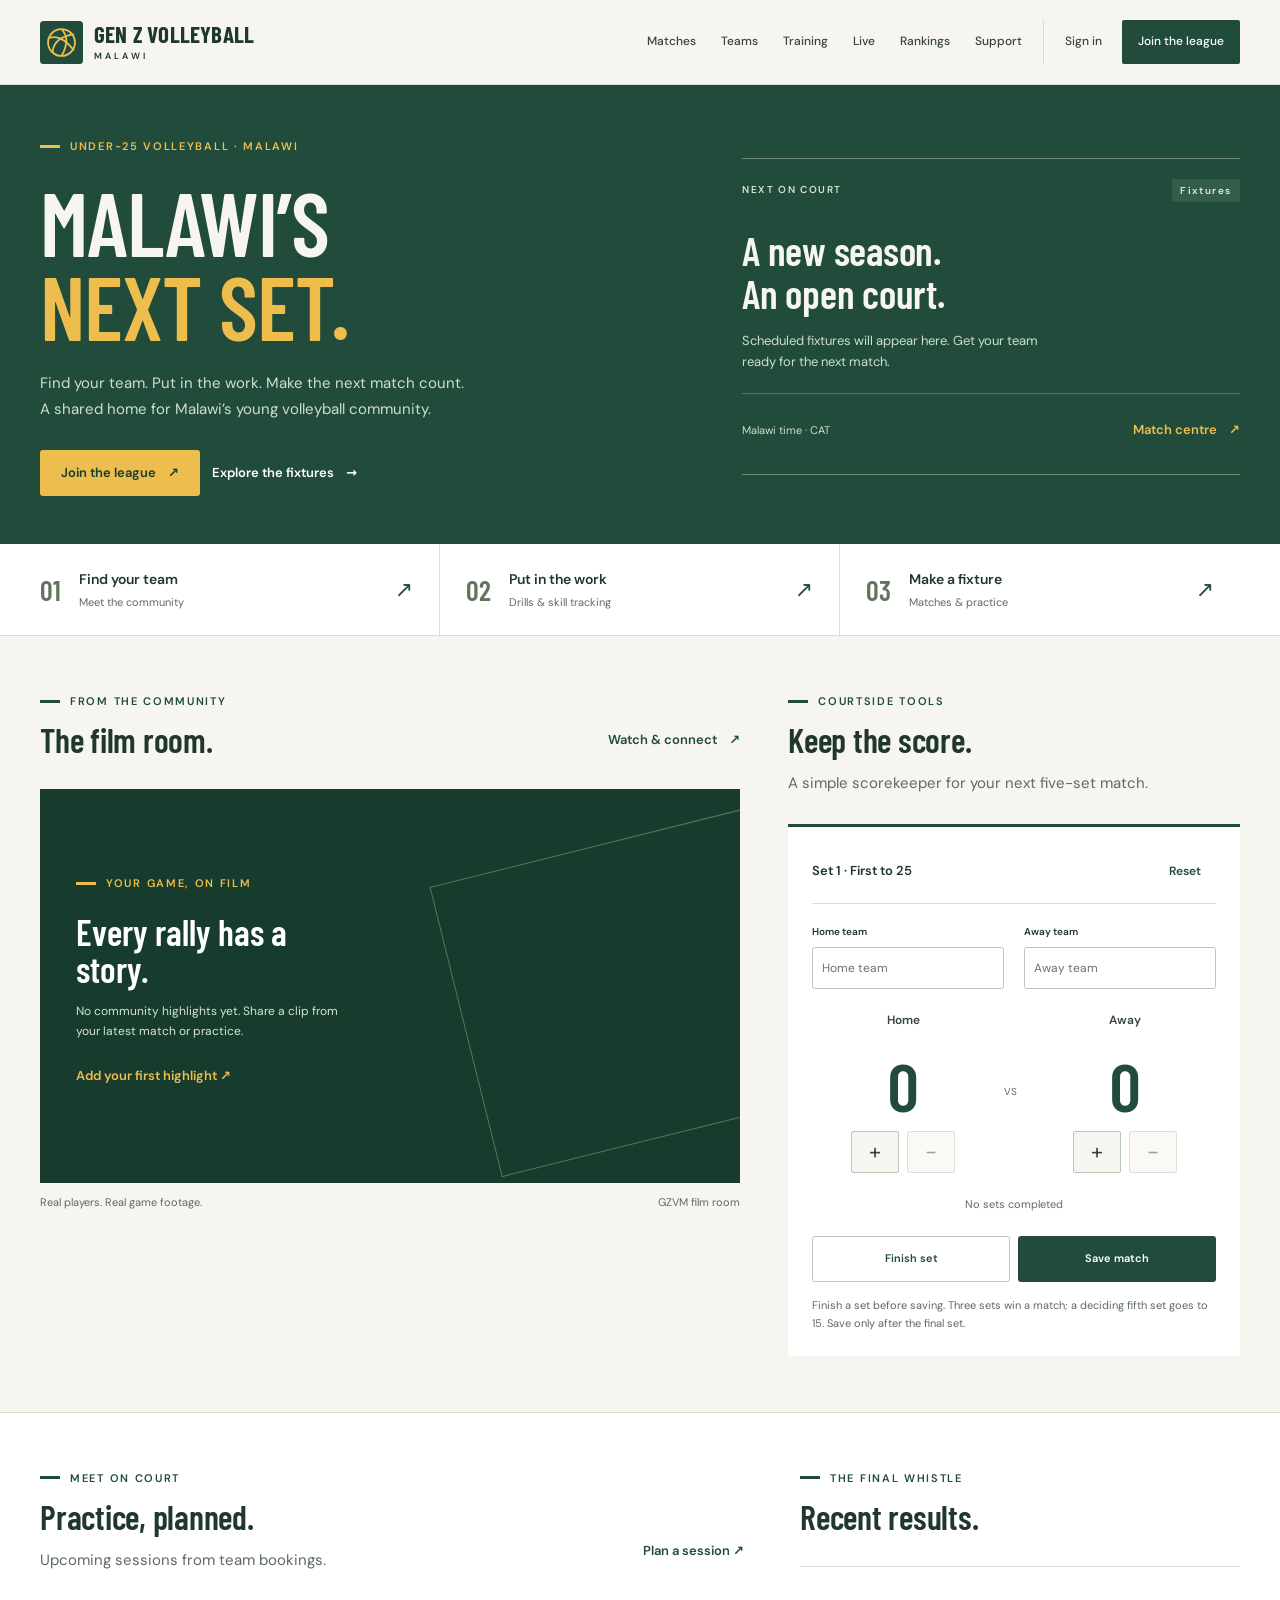
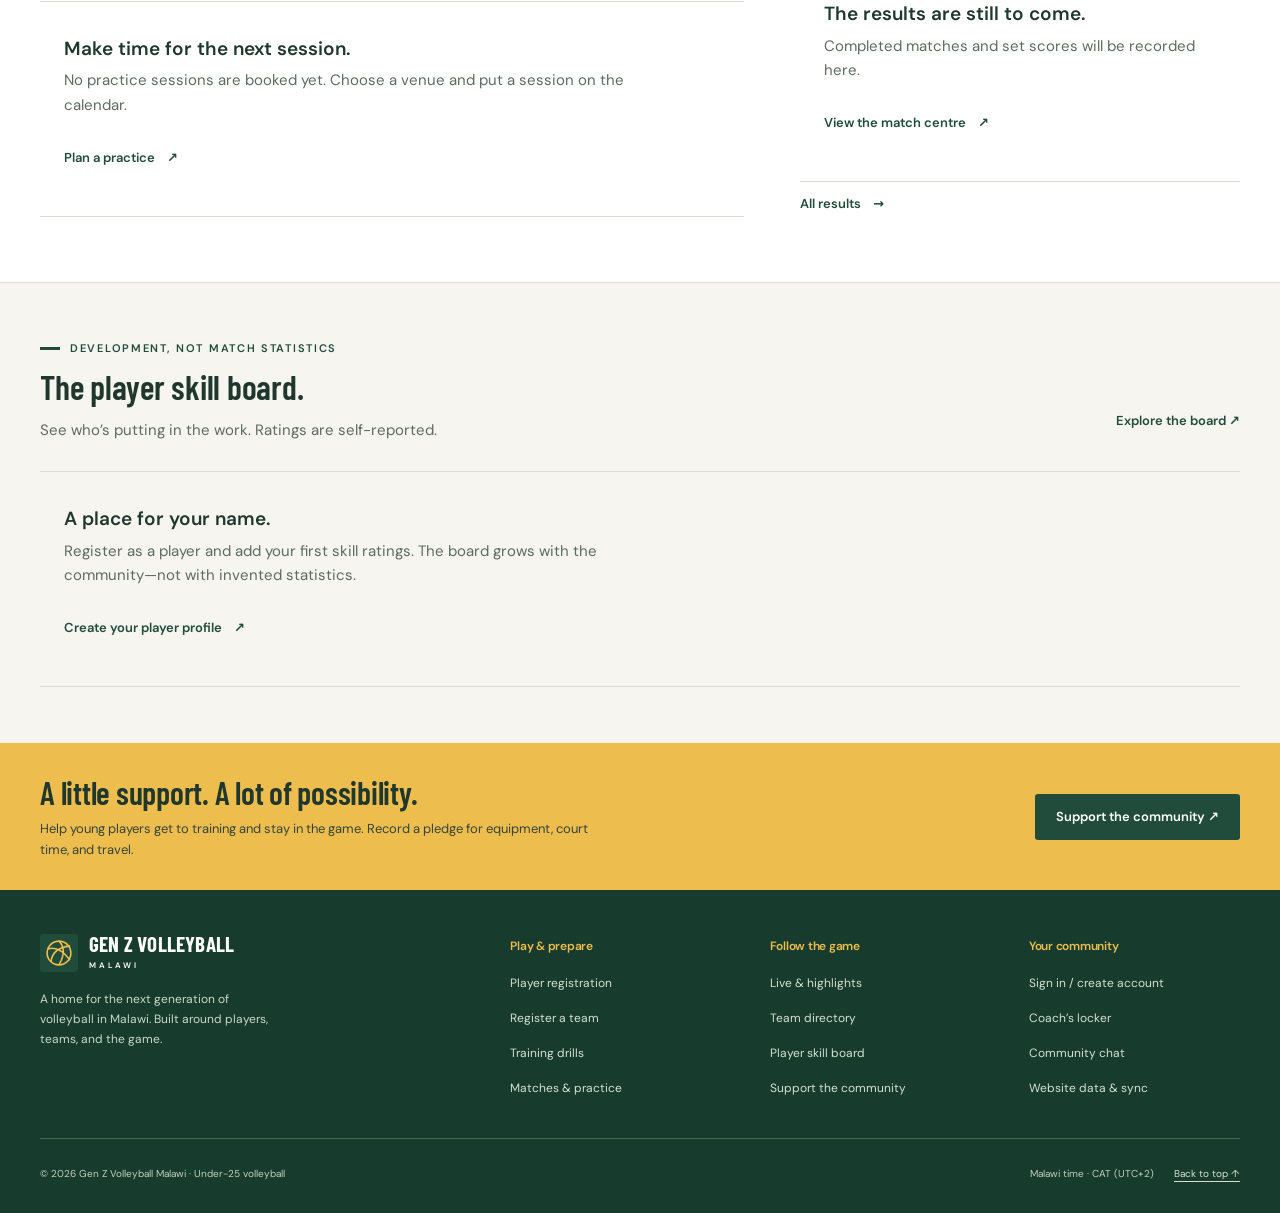
<file: index.html>
<!doctype html>
<html lang="en">
  <head>
    <meta charset="utf-8" />
    <meta name="viewport" content="width=device-width, initial-scale=1" />
    <title>Gen Z Volleyball Malawi — The next set starts here</title>
    <meta
      name="description"
      content="Find your team, train your skills, follow fixtures, and connect with Malawi’s under-25 volleyball community."
    />
    <meta name="theme-color" content="#214c3b" />
    <meta name="color-scheme" content="light" />
    <link rel="icon" type="image/svg+xml" href="assets/brand/mark.svg" />
    <link
      rel="preload"
      href="assets/fonts/dm-sans-400.woff2"
      as="font"
      type="font/woff2"
      crossorigin
    />
    <link
      rel="preload"
      href="assets/fonts/barlow-condensed-600.woff2"
      as="font"
      type="font/woff2"
      crossorigin
    />
    <link rel="stylesheet" href="css/styles.css" />
  </head>
  <body id="top">
    <nav class="nav" aria-label="Main navigation"></nav>
    <main id="main">
      <section class="home-intro" aria-labelledby="home-title">
        <div class="container">
          <div class="home-intro-copy">
            <div class="eyebrow">Under-25 volleyball · Malawi</div>
            <h1 id="home-title">MALAWI’S<br /><span>NEXT SET.</span></h1>
            <p>
              Find your team. Put in the work. Make the next match count. A
              shared home for Malawi’s young volleyball community.
            </p>
            <div class="button-row">
              <a class="btn btn-gold" href="register.html"
                >Join the league <span aria-hidden="true">↗</span></a
              ><a class="text-link" href="matches.html" style="color: white"
                >Explore the fixtures <span aria-hidden="true">→</span></a
              >
            </div>
          </div>
          <div class="fixture-board" aria-label="Next scheduled match">
            <div class="fixture-board-top">
              <span>NEXT ON COURT</span
              ><span class="status" id="next-status">Fixtures</span>
            </div>
            <div id="next-match">
              <div class="fixture-board-empty">
                <h2>A new season.<br />An open court.</h2>
                <p>
                  Scheduled fixtures will appear here. Get your team ready for
                  the next match.
                </p>
              </div>
            </div>
            <div class="fixture-board-bottom">
              <span>Malawi time · CAT</span
              ><a class="text-link" href="matches.html"
                >Match centre <span aria-hidden="true">↗</span></a
              >
            </div>
          </div>
        </div>
      </section>
      <nav class="wayfinding" aria-label="Get started">
        <div class="container">
          <a href="teams.html"
            ><span class="route-number" aria-hidden="true">01</span
            ><span
              ><strong>Find your team</strong
              ><small>Meet the community</small></span
            ><span class="arrow" aria-hidden="true">↗</span></a
          >
          <a href="training.html"
            ><span class="route-number" aria-hidden="true">02</span
            ><span
              ><strong>Put in the work</strong
              ><small>Drills & skill tracking</small></span
            ><span class="arrow" aria-hidden="true">↗</span></a
          >
          <a href="matches.html"
            ><span class="route-number" aria-hidden="true">03</span
            ><span
              ><strong>Make a fixture</strong
              ><small>Matches & practice</small></span
            ><span class="arrow" aria-hidden="true">↗</span></a
          >
        </div>
      </nav>
      <section class="section">
        <div class="container home-film-layout">
          <div>
            <div class="section-heading">
              <div>
                <div class="eyebrow">From the community</div>
                <h2>The film room.</h2>
              </div>
              <a class="text-link" href="live.html"
                >Watch & connect <span aria-hidden="true">↗</span></a
              >
            </div>
            <div id="home-live-rooms"></div>
            <div id="home-film">
              <div class="media-empty">
                <div class="eyebrow">Your game, on film</div>
                <h3>Every rally has a story.</h3>
                <p>
                  No community highlights yet. Share a clip from your latest
                  match or practice.
                </p>
                <a class="text-link" href="training.html#film-room"
                  >Add your first highlight ↗</a
                >
              </div>
            </div>
            <div class="media-caption">
              <span>Real players. Real game footage.</span
              ><span>GZVM film room</span>
            </div>
          </div>
          <div>
            <div class="section-heading">
              <div>
                <div class="eyebrow">Courtside tools</div>
                <h2>Keep the score.</h2>
                <p>A simple scorekeeper for your next five-set match.</p>
              </div>
            </div>
            <form class="scorepad" id="score-form">
              <div class="scorepad-header">
                <h3 id="sp-set-label">Set 1 · First to 25</h3>
                <button
                  type="button"
                  class="btn btn-ghost btn-sm"
                  id="sp-reset"
                >
                  Reset
                </button>
              </div>
              <div class="scorepad-names">
                <div class="form-group">
                  <label for="sp-team-home-input">Home team</label
                  ><input
                    id="sp-team-home-input"
                    class="form-control"
                    name="home"
                    placeholder="Home team"
                    maxlength="60"
                    required
                  />
                </div>
                <div class="form-group">
                  <label for="sp-team-away-input">Away team</label
                  ><input
                    id="sp-team-away-input"
                    class="form-control"
                    name="away"
                    placeholder="Away team"
                    maxlength="60"
                    required
                  />
                </div>
              </div>
              <div class="scorepad-teams">
                <div class="scorepad-team">
                  <div class="name" id="sp-home-name">Home</div>
                  <div class="scorepad-score">
                    <span id="sp-home" aria-label="Home score">0</span>
                    <div>
                      <button
                        type="button"
                        data-team="home"
                        data-delta="1"
                        aria-label="Add one home point"
                      >
                        +</button
                      ><button
                        type="button"
                        data-team="home"
                        data-delta="-1"
                        aria-label="Subtract one home point"
                      >
                        −
                      </button>
                    </div>
                  </div>
                </div>
                <span class="scorepad-vs">VS</span>
                <div class="scorepad-team">
                  <div class="name" id="sp-away-name">Away</div>
                  <div class="scorepad-score">
                    <span id="sp-away" aria-label="Away score">0</span>
                    <div>
                      <button
                        type="button"
                        data-team="away"
                        data-delta="1"
                        aria-label="Add one away point"
                      >
                        +</button
                      ><button
                        type="button"
                        data-team="away"
                        data-delta="-1"
                        aria-label="Subtract one away point"
                      >
                        −
                      </button>
                    </div>
                  </div>
                </div>
              </div>
              <div class="scorepad-sets" id="sp-sets" aria-live="polite">
                No sets completed
              </div>
              <div class="scorepad-actions">
                <button
                  type="button"
                  class="btn btn-secondary"
                  id="sp-next-set"
                >
                  Finish set</button
                ><button type="submit" class="btn btn-primary" id="sp-save">
                  Save match
                </button>
              </div>
              <p class="scorepad-help">
                Finish a set before saving. Three sets win a match; a deciding
                fifth set goes to 15. Save only after the final set.
              </p>
              <div class="form-status" role="status"></div>
            </form>
          </div>
        </div>
      </section>
      <section class="section section-white">
        <div class="container content-aside">
          <div>
            <div class="section-heading">
              <div>
                <div class="eyebrow">Meet on court</div>
                <h2>Practice, planned.</h2>
                <p>Upcoming sessions from team bookings.</p>
              </div>
              <a class="text-link" href="matches.html">Plan a session ↗</a>
            </div>
            <div id="practice-list"></div>
          </div>
          <div>
            <div class="section-heading">
              <div>
                <div class="eyebrow">The final whistle</div>
                <h2>Recent results.</h2>
              </div>
            </div>
            <div id="recent-results"></div>
            <a class="text-link" href="matches.html?tab=results"
              >All results <span aria-hidden="true">→</span></a
            >
          </div>
        </div>
      </section>
      <section class="section">
        <div class="container">
          <div class="section-heading">
            <div>
              <div class="eyebrow">Development, not match statistics</div>
              <h2>The player skill board.</h2>
              <p>See who’s putting in the work. Ratings are self-reported.</p>
            </div>
            <a class="text-link" href="leaderboard.html">Explore the board ↗</a>
          </div>
          <div id="home-rankings"></div>
        </div>
      </section>
      <section class="home-support">
        <div class="container">
          <div>
            <h2>A little support. A lot of possibility.</h2>
            <p>
              Help young players get to training and stay in the game. Record a
              pledge for equipment, court time, and travel.
            </p>
          </div>
          <a class="btn btn-primary" href="donate.html"
            >Support the community ↗</a
          >
        </div>
      </section>
    </main>
    <footer class="footer"></footer>
    <script src="js/livestream.js" defer></script>
    <script src="js/supabase-sync.js" defer></script>
    <script src="js/app.js" defer></script>
    <script src="js/pages/home.js" defer></script>
  </body>
</html>
</file>
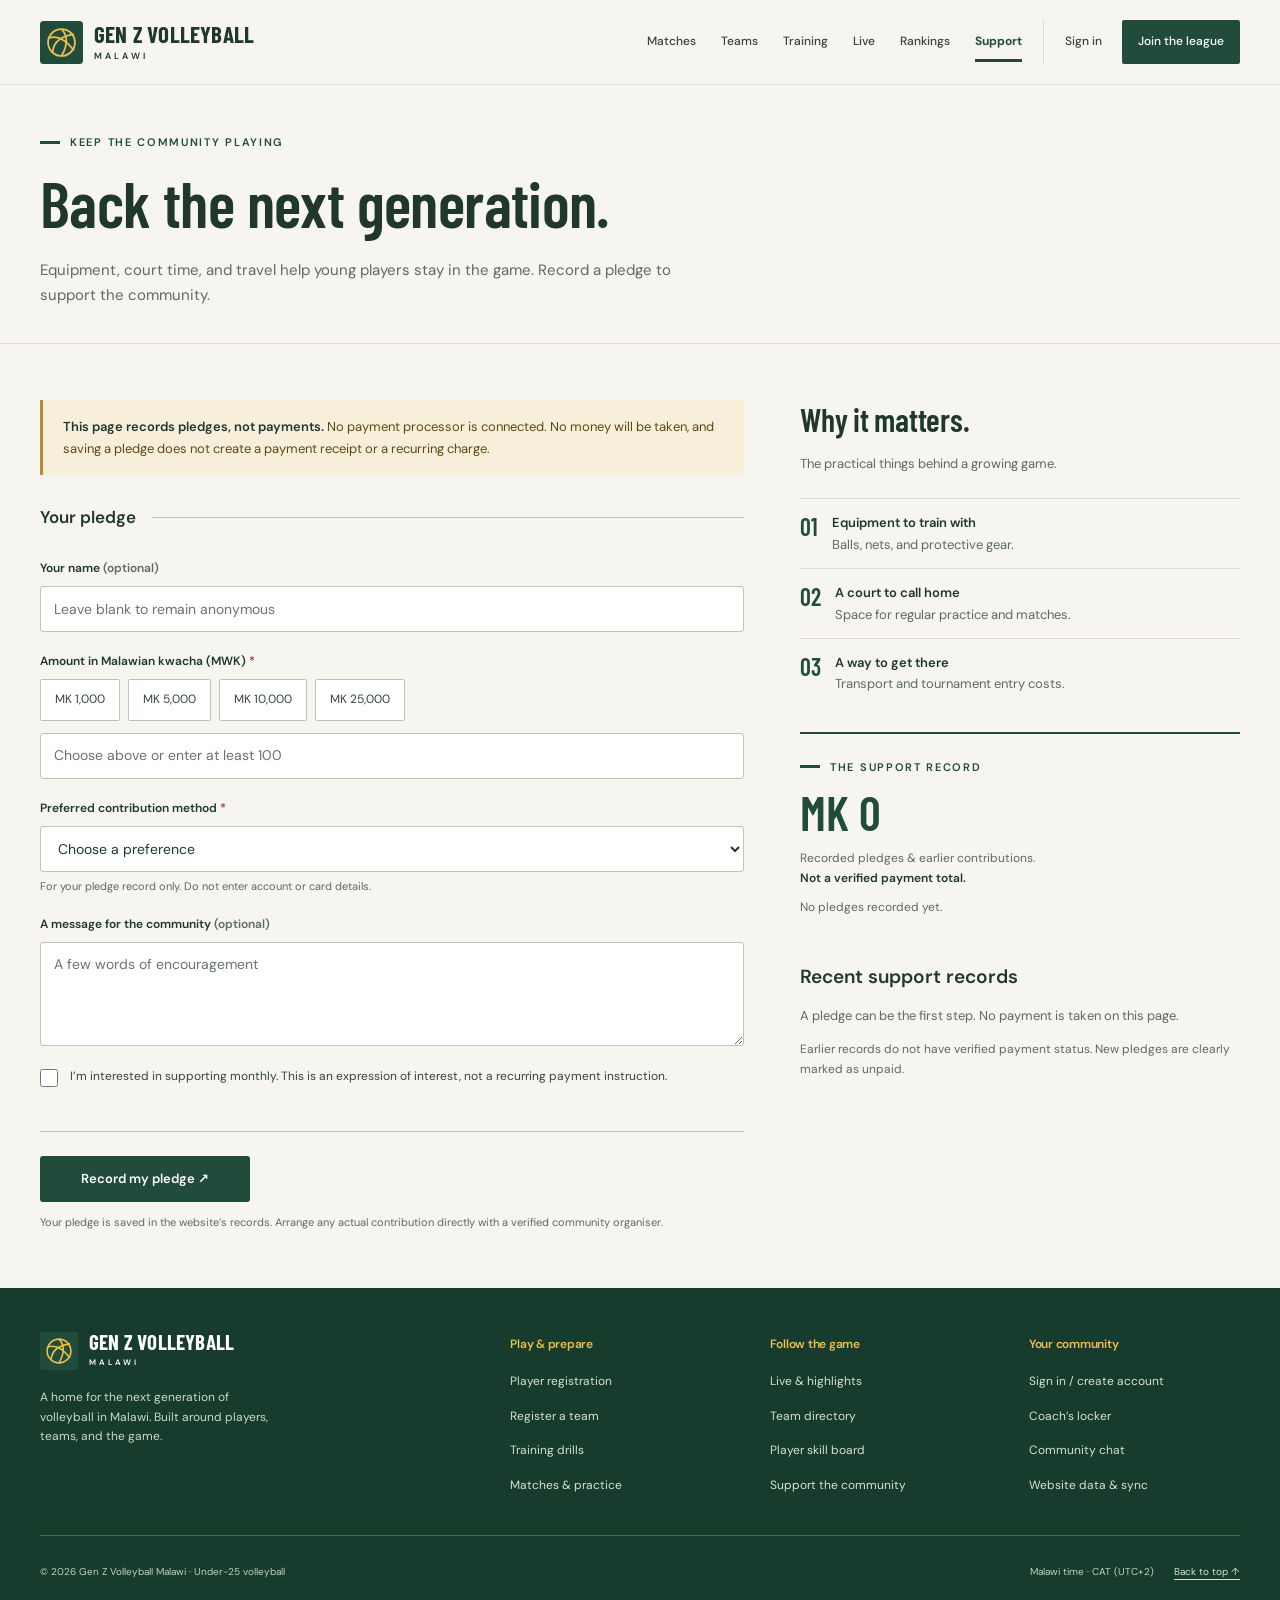
<file: donate.html>
<!doctype html>
<html lang="en">
  <head>
    <meta charset="utf-8" />
    <meta name="viewport" content="width=device-width, initial-scale=1" />
    <title>Support the community — Gen Z Volleyball Malawi</title>
    <meta
      name="description"
      content="Record a pledge for Malawi’s young volleyball community. This website does not process payments."
    />
    <meta name="theme-color" content="#214c3b" />
    <meta name="color-scheme" content="light" />
    <link rel="icon" type="image/svg+xml" href="assets/brand/mark.svg" />
    <link
      rel="preload"
      href="assets/fonts/dm-sans-400.woff2"
      as="font"
      type="font/woff2"
      crossorigin
    />
    <link
      rel="preload"
      href="assets/fonts/barlow-condensed-600.woff2"
      as="font"
      type="font/woff2"
      crossorigin
    />
    <link rel="stylesheet" href="css/styles.css" />
  </head>
  <body id="top">
    <nav class="nav"></nav>
    <main id="main">
      <header class="page-heading">
        <div class="container">
          <div class="eyebrow">Keep the community playing</div>
          <h1>Back the next generation.</h1>
          <p>
            Equipment, court time, and travel help young players stay in the
            game. Record a pledge to support the community.
          </p>
        </div>
      </header>
      <div class="section">
        <div class="container content-aside">
          <div class="form-main">
            <div class="notice warning" style="margin-bottom: 28px">
              <strong>This page records pledges, not payments.</strong> No
              payment processor is connected. No money will be taken, and saving
              a pledge does not create a payment receipt or a recurring charge.
            </div>
            <form id="donate-form">
              <fieldset class="form-section">
                <legend>Your pledge</legend>
                <div class="form-group">
                  <label for="donor-name"
                    >Your name <span class="muted">(optional)</span></label
                  ><input
                    class="form-control"
                    id="donor-name"
                    name="name"
                    maxlength="100"
                    autocomplete="name"
                    placeholder="Leave blank to remain anonymous"
                  />
                </div>
                <div class="form-group">
                  <label for="donation-amount"
                    >Amount in Malawian kwacha (MWK)
                    <span class="required">*</span></label
                  >
                  <div
                    class="amount-presets"
                    role="group"
                    aria-label="Suggested pledge amounts"
                  >
                    <button
                      type="button"
                      class="amount-preset"
                      data-amt="1000"
                      aria-pressed="false"
                    >
                      MK 1,000</button
                    ><button
                      type="button"
                      class="amount-preset"
                      data-amt="5000"
                      aria-pressed="false"
                    >
                      MK 5,000</button
                    ><button
                      type="button"
                      class="amount-preset"
                      data-amt="10000"
                      aria-pressed="false"
                    >
                      MK 10,000</button
                    ><button
                      type="button"
                      class="amount-preset"
                      data-amt="25000"
                      aria-pressed="false"
                    >
                      MK 25,000
                    </button>
                  </div>
                  <input
                    class="form-control"
                    id="donation-amount"
                    name="amount"
                    type="number"
                    min="100"
                    max="100000000"
                    step="1"
                    required
                    placeholder="Choose above or enter at least 100"
                  />
                </div>
                <div class="form-group">
                  <label for="donation-method"
                    >Preferred contribution method
                    <span class="required">*</span></label
                  ><select
                    class="form-control"
                    id="donation-method"
                    name="method"
                    required
                  >
                    <option value="">Choose a preference</option>
                    <option>Airtel Money</option>
                    <option>TNM Mpamba</option>
                    <option>Bank transfer</option>
                    <option>Card, when available</option></select
                  ><small class="form-hint"
                    >For your pledge record only. Do not enter account or card
                    details.</small
                  >
                </div>
                <div class="form-group">
                  <label for="donation-message"
                    >A message for the community
                    <span class="muted">(optional)</span></label
                  ><textarea
                    class="form-control"
                    id="donation-message"
                    name="message"
                    maxlength="500"
                    placeholder="A few words of encouragement"
                  ></textarea>
                </div>
                <div class="checkbox-row">
                  <input
                    id="donation-recurring"
                    name="recurring"
                    type="checkbox"
                  /><label for="donation-recurring"
                    >I’m interested in supporting monthly. This is an expression
                    of interest, not a recurring payment instruction.</label
                  >
                </div>
              </fieldset>
              <div class="form-submit">
                <button class="btn btn-primary" type="submit">
                  Record my pledge ↗
                </button>
                <p class="form-hint">
                  Your pledge is saved in the website’s records. Arrange any
                  actual contribution directly with a verified community
                  organiser.
                </p>
              </div>
              <div class="form-status" role="status"></div>
            </form>
          </div>
          <aside>
            <h2 style="font-size: 32px">Why it matters.</h2>
            <p class="muted small" style="margin-top: 14px">
              The practical things behind a growing game.
            </p>
            <ul class="support-purposes">
              <li>
                <span>01</span>
                <div>
                  <strong>Equipment to train with</strong>
                  <p class="muted small">Balls, nets, and protective gear.</p>
                </div>
              </li>
              <li>
                <span>02</span>
                <div>
                  <strong>A court to call home</strong>
                  <p class="muted small">
                    Space for regular practice and matches.
                  </p>
                </div>
              </li>
              <li>
                <span>03</span>
                <div>
                  <strong>A way to get there</strong>
                  <p class="muted small">
                    Transport and tournament entry costs.
                  </p>
                </div>
              </li>
            </ul>
            <div class="pledge-summary">
              <div class="eyebrow">The support record</div>
              <div class="pledge-total" id="pledge-total">MK 0</div>
              <p>
                Recorded pledges & earlier contributions.<br /><strong
                  >Not a verified payment total.</strong
                >
              </p>
              <p id="pledge-count">No pledges recorded yet.</p>
            </div>
            <h3 style="margin-top: 24px">Recent support records</h3>
            <div id="recent-donations"></div>
            <p class="table-note">
              Earlier records do not have verified payment status. New pledges
              are clearly marked as unpaid.
            </p>
          </aside>
        </div>
      </div>
    </main>
    <footer class="footer"></footer>
    <script src="js/supabase-sync.js" defer></script>
    <script src="js/app.js" defer></script>
    <script src="js/pages/donate.js" defer></script>
  </body>
</html>
</file>
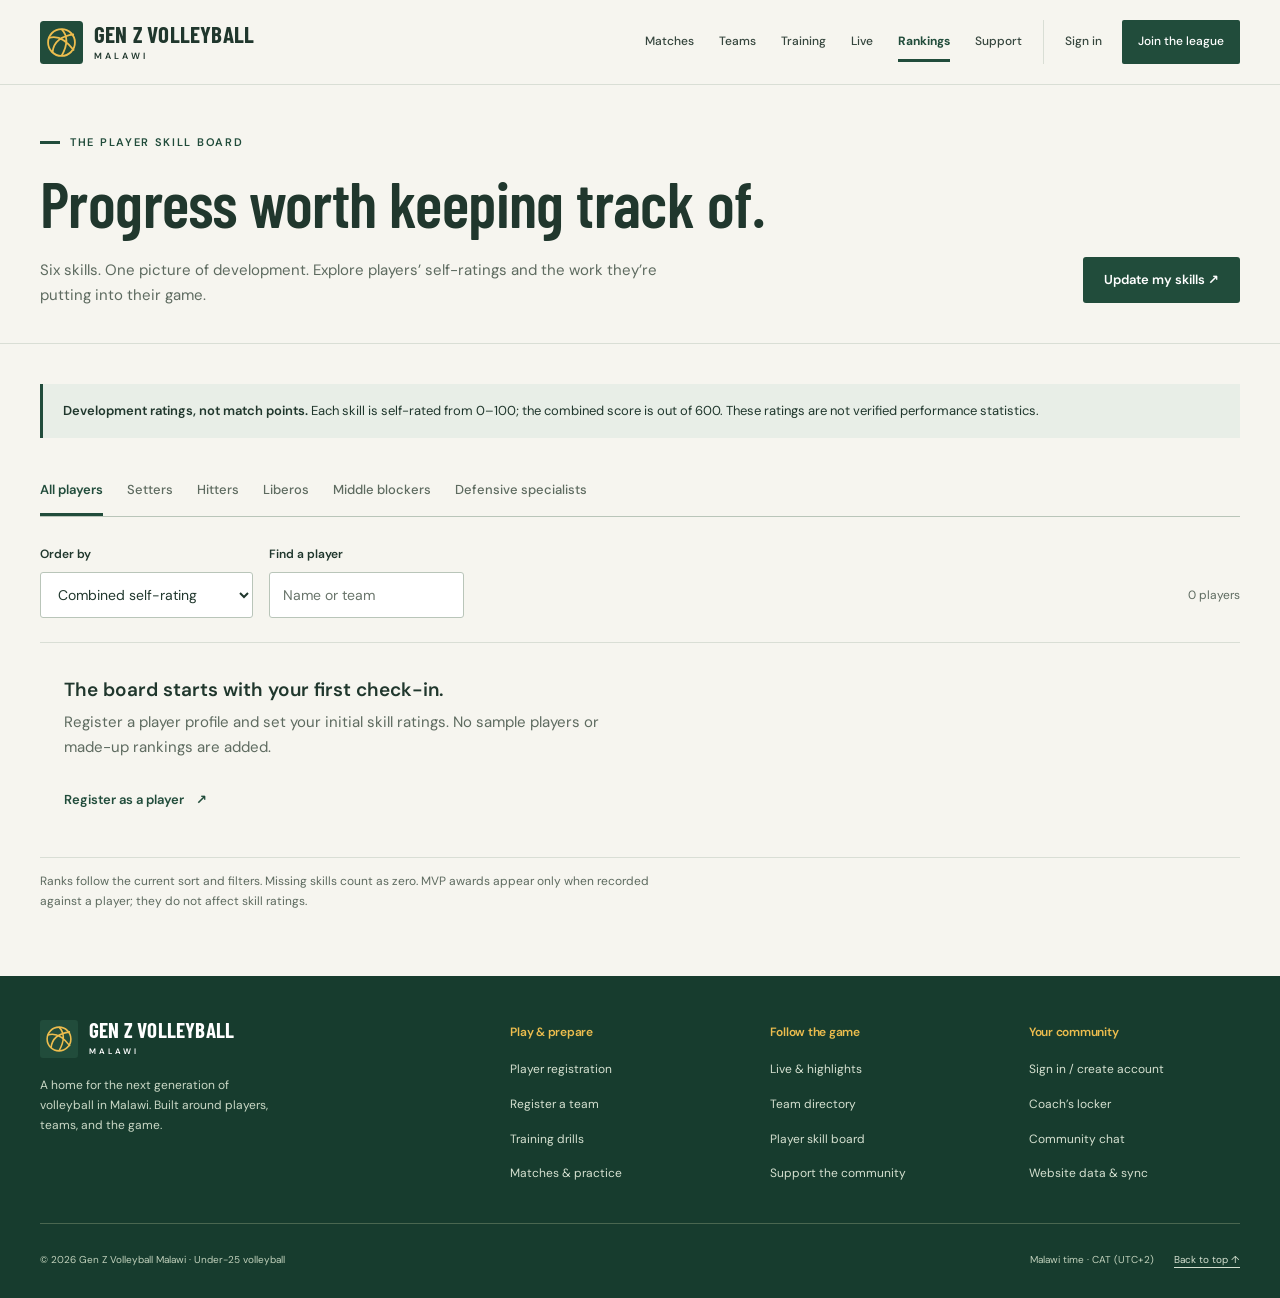
<file: leaderboard.html>
<!doctype html>
<html lang="en">
  <head>
    <meta charset="utf-8" />
    <meta name="viewport" content="width=device-width, initial-scale=1" />
    <title>Player skill board — Gen Z Volleyball Malawi</title>
    <meta
      name="description"
      content="Explore self-reported volleyball skill ratings and track player development across six skills."
    />
    <meta name="theme-color" content="#214c3b" />
    <meta name="color-scheme" content="light" />
    <link rel="icon" type="image/svg+xml" href="assets/brand/mark.svg" />
    <link
      rel="preload"
      href="assets/fonts/dm-sans-400.woff2"
      as="font"
      type="font/woff2"
      crossorigin
    />
    <link
      rel="preload"
      href="assets/fonts/barlow-condensed-600.woff2"
      as="font"
      type="font/woff2"
      crossorigin
    />
    <link rel="stylesheet" href="css/styles.css" />
  </head>
  <body id="top">
    <nav class="nav"></nav>
    <main id="main">
      <header class="page-heading">
        <div class="container page-heading-row">
          <div>
            <div class="eyebrow">The player skill board</div>
            <h1>Progress worth keeping track of.</h1>
            <p>
              Six skills. One picture of development. Explore players’
              self-ratings and the work they’re putting into their game.
            </p>
          </div>
          <div class="button-row">
            <a class="btn btn-primary" href="training.html#progress"
              >Update my skills ↗</a
            >
          </div>
        </div>
      </header>
      <section class="container page-body" aria-label="Player skill ratings">
        <div class="notice" style="margin-bottom: 28px">
          <strong>Development ratings, not match points.</strong> Each skill is
          self-rated from 0–100; the combined score is out of 600. These ratings
          are not verified performance statistics.
        </div>
        <div
          class="tabs filter-tabs"
          role="group"
          aria-label="Filter by position"
        >
          <button class="tab" data-position="all" aria-pressed="true">
            All players</button
          ><button class="tab" data-position="Setter" aria-pressed="false">
            Setters</button
          ><button class="tab" data-position="Hitter" aria-pressed="false">
            Hitters</button
          ><button class="tab" data-position="Libero" aria-pressed="false">
            Liberos</button
          ><button
            class="tab"
            data-position="Middle Blocker"
            aria-pressed="false"
          >
            Middle blockers</button
          ><button
            class="tab"
            data-position="Defensive Specialist"
            aria-pressed="false"
          >
            Defensive specialists
          </button>
        </div>
        <div class="toolbar">
          <div class="toolbar-fields">
            <div class="form-group">
              <label for="sort-by">Order by</label
              ><select id="sort-by" class="form-control">
                <option value="total">Combined self-rating</option>
                <option value="name">Name (A–Z)</option>
                <option value="serve">Serve</option>
                <option value="spike">Spike</option>
                <option value="set">Set</option>
                <option value="block">Block</option>
                <option value="pass">Pass</option>
                <option value="dig">Dig</option>
                <option value="mvps">Recorded MVP awards</option>
              </select>
            </div>
            <div class="form-group">
              <label for="search">Find a player</label
              ><input
                type="search"
                class="form-control"
                id="search"
                placeholder="Name or team"
              />
            </div>
          </div>
          <div class="cluster">
            <p class="result-count" id="player-count" role="status"></p>
            <button class="btn btn-ghost btn-sm" id="clear-filters" hidden>
              Clear filters
            </button>
          </div>
        </div>
        <div id="leader-summary"></div>
        <div id="leaderboard-content"></div>
        <p class="table-note">
          Ranks follow the current sort and filters. Missing skills count as
          zero. MVP awards appear only when recorded against a player; they do
          not affect skill ratings.
        </p>
      </section>
    </main>
    <footer class="footer"></footer>
    <script src="js/supabase-sync.js" defer></script>
    <script src="js/app.js" defer></script>
    <script src="js/pages/leaderboard.js" defer></script>
  </body>
</html>
</file>
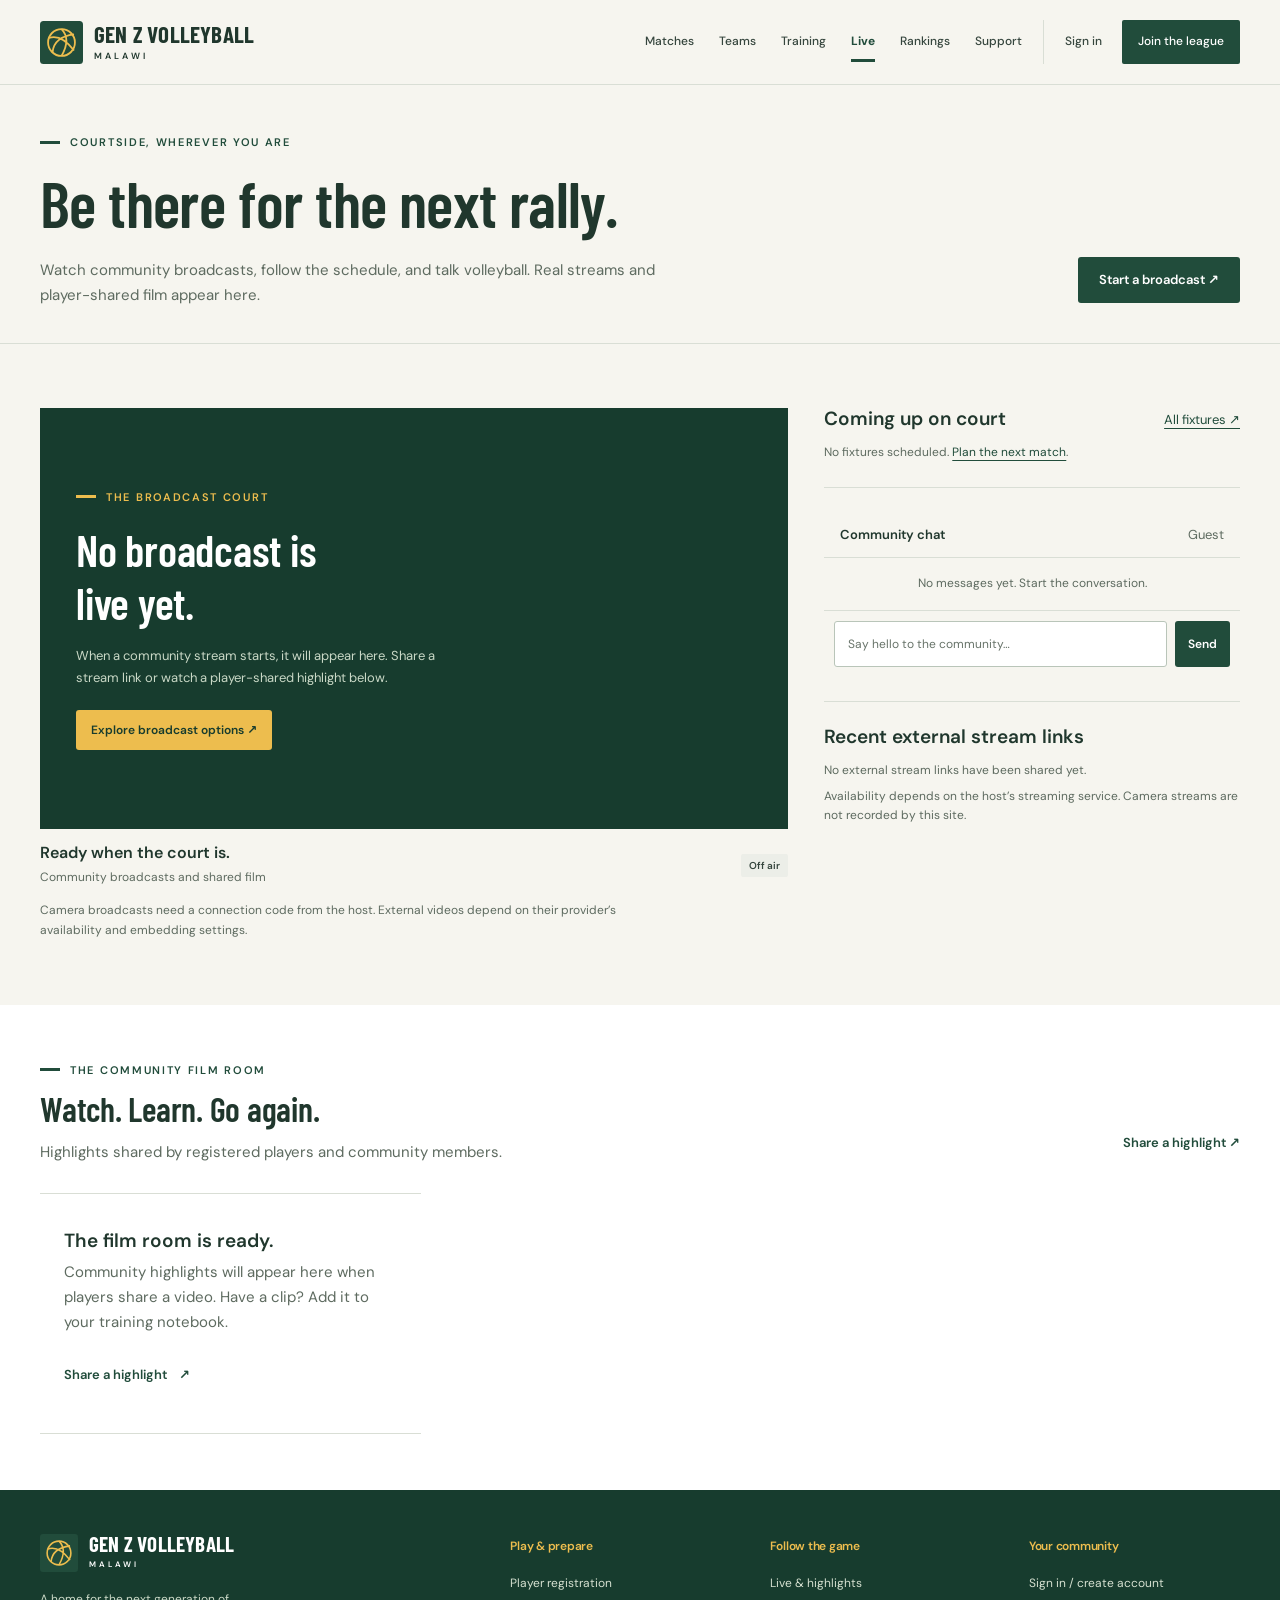
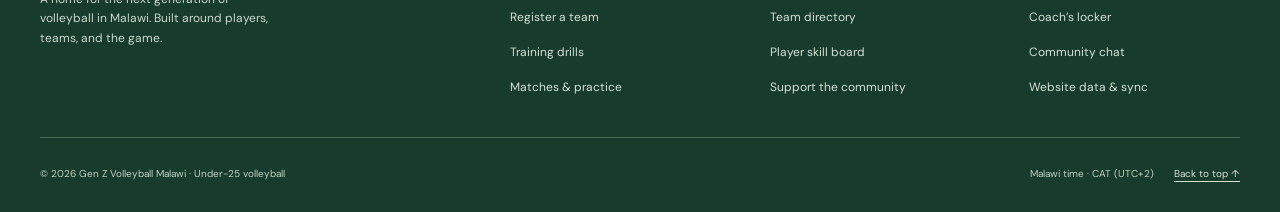
<file: live.html>
<!doctype html>
<html lang="en">
  <head>
    <meta charset="utf-8" />
    <meta name="viewport" content="width=device-width, initial-scale=1" />
    <title>Live & community film — Gen Z Volleyball Malawi</title>
    <meta
      name="description"
      content="Watch community broadcasts, follow fixtures, and share the next rally with GZVM."
    />
    <meta name="theme-color" content="#214c3b" />
    <meta name="color-scheme" content="light" />
    <link rel="icon" type="image/svg+xml" href="assets/brand/mark.svg" />
    <link
      rel="preload"
      href="assets/fonts/dm-sans-400.woff2"
      as="font"
      type="font/woff2"
      crossorigin
    />
    <link
      rel="preload"
      href="assets/fonts/barlow-condensed-600.woff2"
      as="font"
      type="font/woff2"
      crossorigin
    />
    <link rel="stylesheet" href="css/styles.css" />
  </head>
  <body id="top">
    <nav class="nav"></nav>
    <main id="main">
      <header class="page-heading">
        <div class="container page-heading-row">
          <div>
            <div class="eyebrow">Courtside, wherever you are</div>
            <h1>Be there for the next rally.</h1>
            <p>
              Watch community broadcasts, follow the schedule, and talk
              volleyball. Real streams and player-shared film appear here.
            </p>
          </div>
          <div class="button-row">
            <button class="btn btn-primary" id="go-live">
              Start a broadcast ↗
            </button>
          </div>
        </div>
      </header>
      <div class="container page-body">
        <div
          id="live-rooms-strip"
          class="room-strip"
          role="region"
          aria-label="Active broadcasts"
        ></div>
        <div class="broadcast-layout">
          <section aria-label="Broadcast player">
            <div class="player" id="main-player">
              <div class="player-placeholder" id="player-placeholder">
                <div class="eyebrow" id="player-eyebrow">
                  The broadcast court
                </div>
                <h2 id="player-title">No broadcast is live yet.</h2>
                <p id="player-description">
                  When a community stream starts, it will appear here. In the
                  meantime, meet the community or share your own match film.
                </p>
                <button class="btn btn-gold btn-sm" id="player-action">
                  Explore broadcast options ↗
                </button>
              </div>
            </div>
            <div class="player-caption">
              <div>
                <h3 id="caption-title">Ready when the court is.</h3>
                <p id="caption-meta">
                  No invented viewer counts. No sample match footage.
                </p>
              </div>
              <span class="status status-neutral" id="stream-badge"
                >Off air</span
              >
            </div>
            <div
              id="live-match-info"
              class="notice"
              style="margin-top: 22px"
              hidden
            ></div>
            <p class="table-note">
              Camera broadcasts need a connection code from the host. External
              videos depend on their provider’s availability and embedding
              settings.
            </p>
          </section>
          <aside class="broadcast-sidebar">
            <section>
              <div
                class="cluster"
                style="justify-content: space-between; margin-bottom: 12px"
              >
                <h3 style="margin: 0">Coming up on court</h3>
                <a class="small" href="matches.html">All fixtures ↗</a>
              </div>
              <div id="live-schedule"></div>
            </section>
            <section id="community-chat" aria-label="Community chat">
              <h3>Community chat</h3>
            </section>
            <section>
              <h3>Recent external stream links</h3>
              <div id="past-broadcasts"></div>
              <p class="form-hint">
                Availability depends on the host’s streaming service. Camera
                streams are not recorded by this site.
              </p>
            </section>
          </aside>
        </div>
      </div>
      <section class="section section-white">
        <div class="container">
          <div class="section-heading">
            <div>
              <div class="eyebrow">The community film room</div>
              <h2>Watch. Learn. Go again.</h2>
              <p>
                Highlights shared by registered players and community members.
              </p>
            </div>
            <a class="text-link" href="training.html#film-room"
              >Share a highlight ↗</a
            >
          </div>
          <div class="highlight-grid" id="highlights-grid"></div>
        </div>
      </section>
    </main>
    <footer class="footer"></footer>
    <script src="js/livestream.js" defer></script>
    <script src="js/supabase-sync.js" defer></script>
    <script src="js/app.js" defer></script>
    <script src="js/pages/live.js" defer></script>
  </body>
</html>
</file>
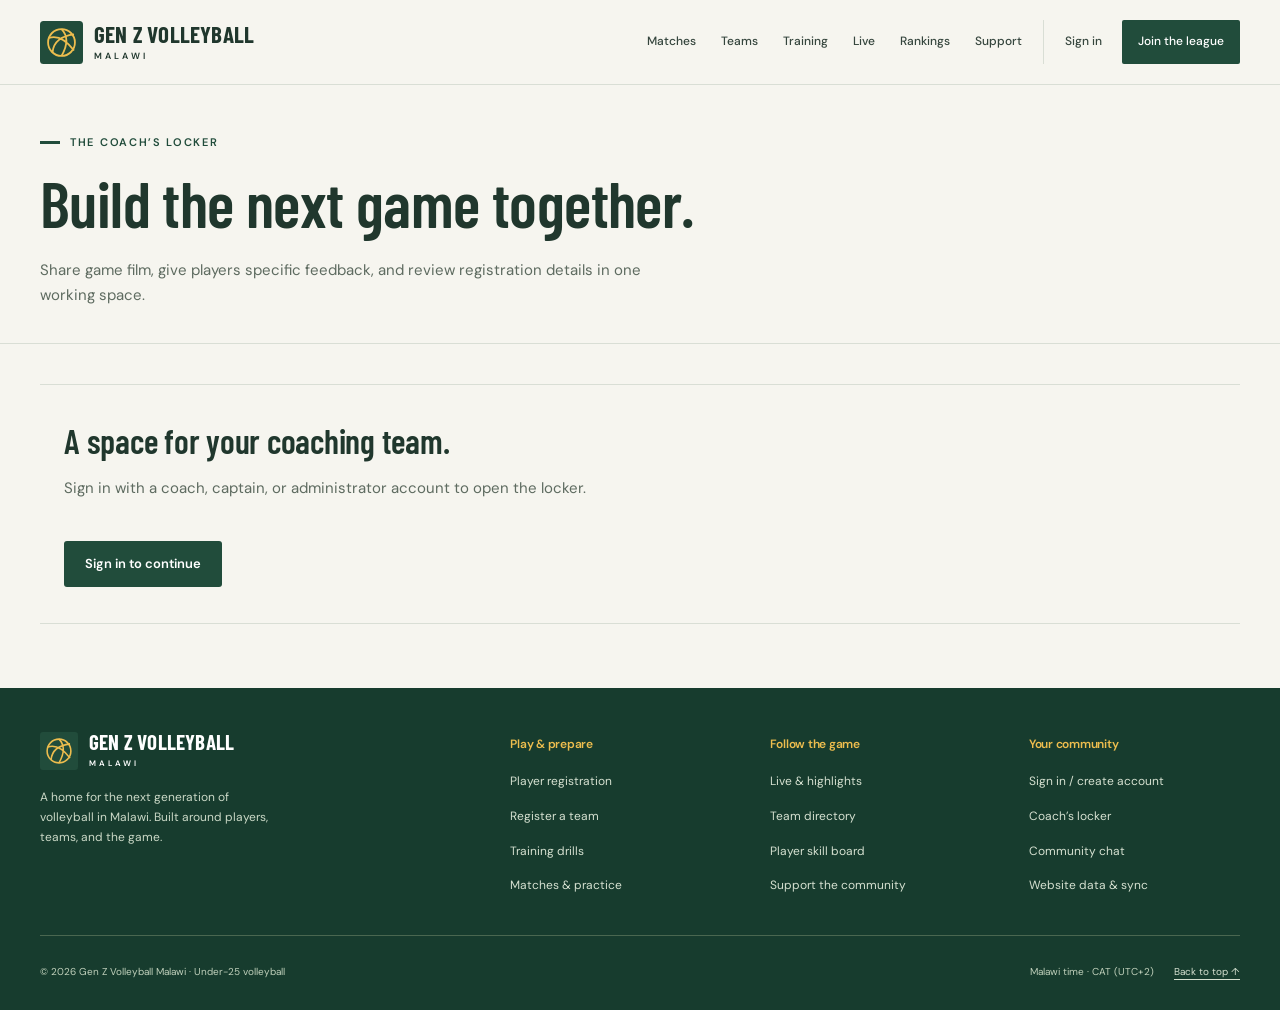
<file: locker.html>
<!doctype html>
<html lang="en">
  <head>
    <meta charset="utf-8" />
    <meta name="viewport" content="width=device-width, initial-scale=1" />
    <title>Coach’s locker — Gen Z Volleyball Malawi</title>
    <meta
      name="description"
      content="A local demonstration workspace for team strategy, player feedback, and registration records."
    />
    <meta name="theme-color" content="#214c3b" />
    <meta name="color-scheme" content="light" />
    <link rel="icon" type="image/svg+xml" href="assets/brand/mark.svg" />
    <link
      rel="preload"
      href="assets/fonts/dm-sans-400.woff2"
      as="font"
      type="font/woff2"
      crossorigin
    />
    <link
      rel="preload"
      href="assets/fonts/barlow-condensed-600.woff2"
      as="font"
      type="font/woff2"
      crossorigin
    />
    <link rel="stylesheet" href="css/styles.css" />
  </head>
  <body id="top">
    <nav class="nav"></nav>
    <main id="main">
      <header class="page-heading">
        <div class="container">
          <div class="eyebrow">The coach’s locker</div>
          <h1>Build the next game together.</h1>
          <p>
            Share game film, give players specific feedback, and review
            registration details in one working space.
          </p>
        </div>
      </header>
      <div class="container page-body">
        <section id="locker-gate" class="empty-state">
          <h2 id="gate-title">A space for your coaching team.</h2>
          <p id="gate-description" style="margin-top: 14px">
            Sign in with a coach, captain, or administrator account to open the
            locker.
          </p>
          <div class="button-row" style="margin-top: 22px">
            <a
              class="btn btn-primary"
              id="gate-login"
              href="login.html?returnTo=locker.html"
              >Sign in to continue</a
            ><button class="btn btn-primary" id="enter-locker" hidden>
              Enter coach password</button
            ><a class="text-link" id="gate-home" href="index.html" hidden
              >Back to the community ↗</a
            >
          </div>
        </section>
        <div id="locker-content" hidden>
          <div class="notice warning" style="margin-bottom: 24px">
            <strong>Local demonstration workspace.</strong> The shared password
            is a UI gate, not secure server-side access control. Do not use real
            sensitive player records until authenticated backend storage is
            configured.
          </div>
          <div class="locker-identity">
            <span id="who-am-i"></span
            ><button class="btn btn-secondary btn-sm" id="lock-locker">
              Lock workspace
            </button>
          </div>
          <div class="tabs" data-tabs="locker" aria-label="Coach tools">
            <button class="tab" data-tab="lk-strategy" aria-selected="true">
              Strategy film</button
            ><button class="tab" data-tab="lk-feedback">Player feedback</button
            ><button class="tab" data-tab="lk-roster">
              Registration roster
            </button>
          </div>
          <section class="tab-panel locker-layout" id="lk-strategy">
            <div>
              <h3 style="margin-bottom: 16px">The shared game plan</h3>
              <div id="strategy-list"></div>
            </div>
            <form class="locker-form" id="strategy-form">
              <h3>Share strategy film</h3>
              <div class="form-group">
                <label for="strategy-title">Title</label
                ><input
                  class="form-control"
                  id="strategy-title"
                  name="title"
                  maxlength="120"
                  required
                />
              </div>
              <div class="form-group">
                <label for="strategy-description"
                  >What should players look for?</label
                ><textarea
                  class="form-control"
                  id="strategy-description"
                  name="description"
                  maxlength="2000"
                  rows="3"
                ></textarea>
              </div>
              <div class="form-group">
                <label for="strategy-url">Video link</label
                ><input
                  class="form-control"
                  id="strategy-url"
                  name="videoUrl"
                  type="url"
                  required
                  placeholder="https://www.youtube.com/watch?v=…"
                /><small class="form-hint"
                  >A valid HTTP(S) video link. The video opens in a new
                  tab.</small
                >
              </div>
              <div class="form-group">
                <label for="tagged-players"
                  >Tag players <span class="muted">(optional)</span></label
                ><select
                  class="form-control"
                  id="tagged-players"
                  name="taggedPlayers"
                  multiple
                  size="4"
                ></select
                ><small class="form-hint"
                  >Use Ctrl/Cmd or Shift to select multiple players.</small
                >
              </div>
              <button class="btn btn-primary" type="submit">
                Share with the team
              </button>
              <div class="form-status" role="status"></div>
            </form>
          </section>
          <section class="tab-panel locker-layout" id="lk-feedback" hidden>
            <div>
              <h3 style="margin-bottom: 16px">Recent feedback</h3>
              <div id="feedback-list"></div>
            </div>
            <form class="locker-form" id="feedback-form">
              <h3>Make the next step clear</h3>
              <div class="form-group">
                <label for="fb-player">Player</label
                ><select
                  class="form-control"
                  id="fb-player"
                  name="playerId"
                  required
                >
                  <option value="">Choose a player</option>
                </select>
              </div>
              <div class="form-group">
                <label for="feedback-video"
                  >Related film title
                  <span class="muted">(optional)</span></label
                ><input
                  class="form-control"
                  id="feedback-video"
                  name="videoTitle"
                  maxlength="120"
                />
              </div>
              <div class="form-group">
                <label for="feedback-text">Your feedback</label
                ><textarea
                  class="form-control"
                  id="feedback-text"
                  name="text"
                  rows="4"
                  maxlength="3000"
                  required
                  placeholder="What went well, and what should they work on next?"
                ></textarea>
              </div>
              <div class="form-group">
                <label for="feedback-rating">Check-in rating</label
                ><select
                  class="form-control"
                  id="feedback-rating"
                  name="rating"
                >
                  <option value="5">5 · Strong progress</option>
                  <option value="4">4 · Moving forward</option>
                  <option value="3" selected>3 · Developing</option>
                  <option value="2">2 · Needs more practice</option>
                  <option value="1">1 · Let’s revisit the basics</option>
                </select>
              </div>
              <button class="btn btn-primary" type="submit">
                Save player feedback
              </button>
              <div class="form-status" role="status"></div>
            </form>
          </section>
          <section class="tab-panel" id="lk-roster" hidden>
            <div class="section-heading">
              <div>
                <h2>Registration roster.</h2>
                <p>
                  Medical documents saved on this device are available below.
                  Documents are not publicly synced.
                </p>
              </div>
            </div>
            <div id="roster-content"></div>
          </section>
        </div>
      </div>
    </main>
    <footer class="footer"></footer>
    <dialog id="password-modal" aria-labelledby="password-title">
      <div class="modal-header">
        <h2 id="password-title">Open the coach’s locker.</h2>
        <button class="modal-close" data-close aria-label="Close password form">
          ✕
        </button>
      </div>
      <div class="modal-body">
        <p class="muted small" style="margin-bottom: 20px">
          Enter the local demonstration coach password. This does not replace
          secure backend authentication.
        </p>
        <form id="password-form">
          <div class="form-group">
            <label for="locker-password">Coach password</label
            ><input
              class="form-control"
              id="locker-password"
              name="password"
              type="password"
              autocomplete="off"
              required
            />
          </div>
          <button class="btn btn-primary btn-block" type="submit">
            Unlock workspace
          </button>
          <p class="form-hint">Demo password: <code>locker2026</code></p>
          <div class="form-status" role="status"></div>
        </form>
      </div>
    </dialog>
    <script src="js/supabase-sync.js" defer></script>
    <script src="js/app.js" defer></script>
    <script src="js/pages/locker.js" defer></script>
  </body>
</html>
</file>
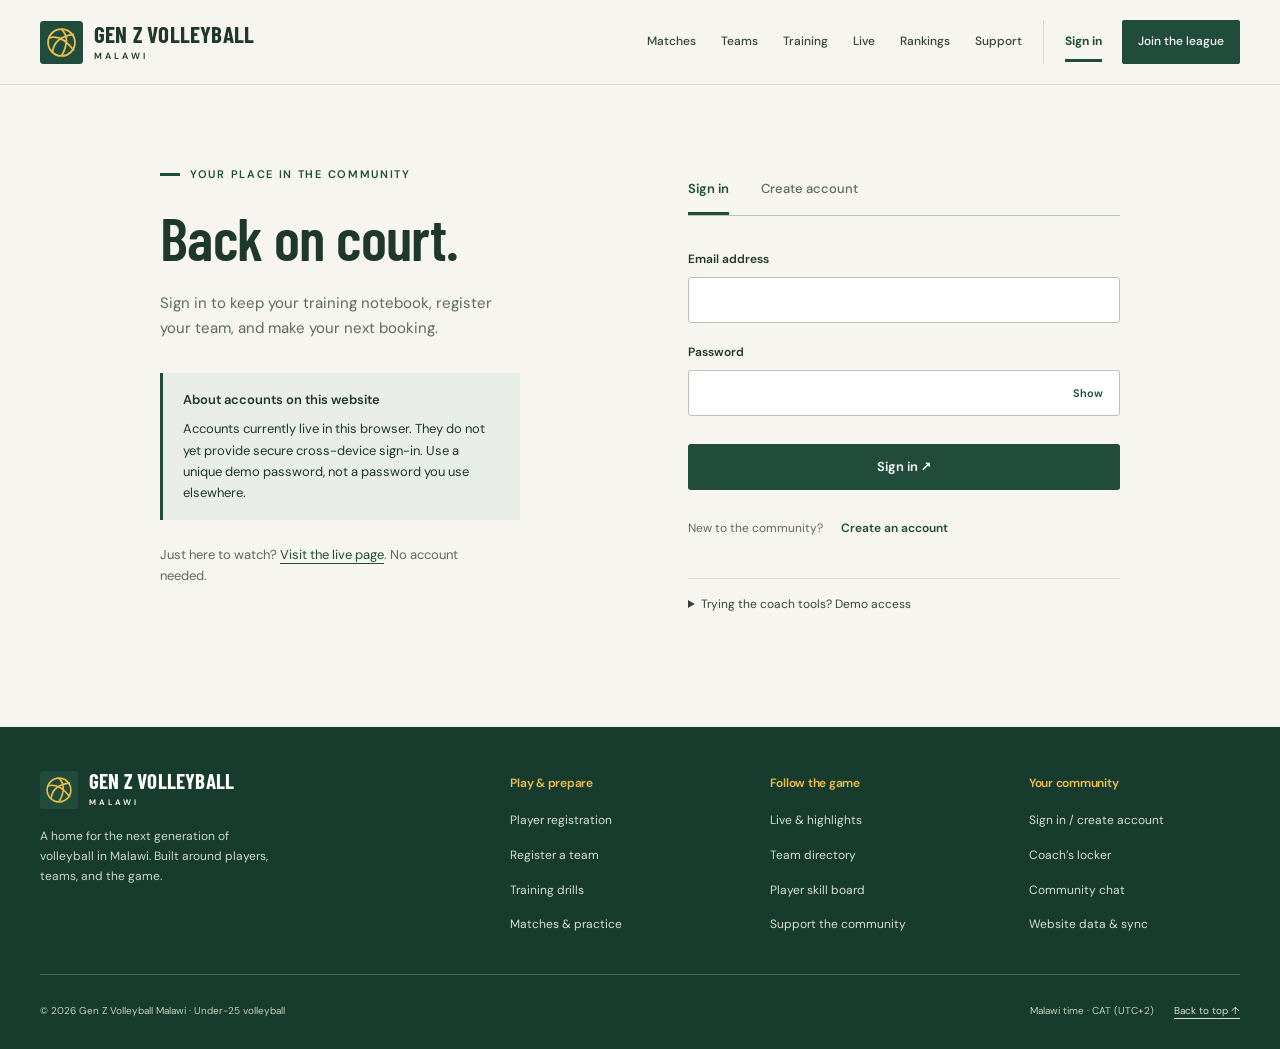
<file: login.html>
<!doctype html>
<html lang="en">
  <head>
    <meta charset="utf-8" />
    <meta name="viewport" content="width=device-width, initial-scale=1" />
    <title>Your account — Gen Z Volleyball Malawi</title>
    <meta
      name="description"
      content="Sign in to your local GZVM account or create a demo account for the volleyball community."
    />
    <meta name="theme-color" content="#214c3b" />
    <meta name="color-scheme" content="light" />
    <link rel="icon" type="image/svg+xml" href="assets/brand/mark.svg" />
    <link
      rel="preload"
      href="assets/fonts/dm-sans-400.woff2"
      as="font"
      type="font/woff2"
      crossorigin
    />
    <link
      rel="preload"
      href="assets/fonts/barlow-condensed-600.woff2"
      as="font"
      type="font/woff2"
      crossorigin
    />
    <link rel="stylesheet" href="css/styles.css" />
  </head>
  <body id="top">
    <nav class="nav"></nav>
    <main id="main">
      <div class="container section">
        <div class="auth-layout">
          <section class="auth-intro">
            <div class="eyebrow">Your place in the community</div>
            <h1>Back on court.</h1>
            <p>
              Sign in to keep your training notebook, register your team, and
              make your next booking.
            </p>
            <div class="notice">
              <strong>About accounts on this website</strong>
              <p style="margin-top: 8px">
                Accounts currently live in this browser. They do not yet provide
                secure cross-device sign-in. Use a unique demo password, not a
                password you use elsewhere.
              </p>
            </div>
            <p style="margin-top: 24px; font-size: 13px">
              Just here to watch? <a href="live.html">Visit the live page</a>.
              No account needed.
            </p>
          </section>
          <section class="auth-panel" aria-label="Account access">
            <div class="tabs" data-tabs="auth">
              <button class="tab" data-tab="au-login" aria-selected="true">
                Sign in</button
              ><button class="tab" data-tab="au-signup">Create account</button>
            </div>
            <div class="tab-panel" id="au-login">
              <form id="login-form">
                <div class="form-group">
                  <label for="login-email">Email address</label
                  ><input
                    class="form-control"
                    id="login-email"
                    type="email"
                    name="email"
                    autocomplete="username"
                    required
                  />
                </div>
                <div class="form-group">
                  <label for="login-password">Password</label>
                  <div class="password-field">
                    <input
                      class="form-control"
                      id="login-password"
                      type="password"
                      name="password"
                      autocomplete="current-password"
                      required
                    /><button
                      type="button"
                      class="password-toggle"
                      aria-controls="login-password"
                      aria-pressed="false"
                    >
                      Show
                    </button>
                  </div>
                </div>
                <button class="btn btn-primary btn-block" type="submit">
                  Sign in ↗
                </button>
                <div class="form-status" role="status"></div>
              </form>
              <p class="auth-switch muted">
                New to the community?
                <button class="btn btn-ghost btn-sm" data-switch="au-signup">
                  Create an account
                </button>
              </p>
            </div>
            <div class="tab-panel" id="au-signup" hidden>
              <form id="signup-form">
                <div class="form-group">
                  <label for="signup-name">Full name</label
                  ><input
                    class="form-control"
                    id="signup-name"
                    name="name"
                    autocomplete="name"
                    maxlength="100"
                    required
                  />
                </div>
                <div class="form-group">
                  <label for="signup-email">Email address</label
                  ><input
                    class="form-control"
                    id="signup-email"
                    name="email"
                    type="email"
                    autocomplete="email"
                    required
                  />
                </div>
                <div class="form-group">
                  <label for="signup-password">Password</label>
                  <div class="password-field">
                    <input
                      class="form-control"
                      id="signup-password"
                      type="password"
                      name="password"
                      autocomplete="new-password"
                      minlength="8"
                      required
                      aria-describedby="password-hint"
                    /><button
                      type="button"
                      class="password-toggle"
                      aria-controls="signup-password"
                      aria-pressed="false"
                    >
                      Show
                    </button>
                  </div>
                  <small class="form-hint" id="password-hint"
                    >At least 8 characters. Use a unique demo password.</small
                  >
                </div>
                <div class="form-group">
                  <label for="signup-role">Your role</label
                  ><select
                    class="form-control"
                    id="signup-role"
                    name="role"
                    required
                  >
                    <option value="">Choose your role</option>
                    <option value="player">Player</option>
                    <option value="coach">Coach</option>
                    <option value="captain">Team captain</option>
                    <option value="fan">Fan / supporter</option></select
                  ><small class="form-hint"
                    >Administrator access must be assigned by the site owner,
                    not self-selected.</small
                  >
                </div>
                <button class="btn btn-primary btn-block" type="submit">
                  Create account ↗
                </button>
                <div class="form-status" role="status"></div>
              </form>
              <p class="auth-switch muted">
                Already registered?
                <button class="btn btn-ghost btn-sm" data-switch="au-login">
                  Sign in
                </button>
              </p>
            </div>
            <details class="demo-details">
              <summary>Trying the coach tools? Demo access</summary>
              <p>
                Create a coach account above, or seed the two existing local
                demo coaches. These are test accounts, not real staff accounts.
              </p>
              <p>
                <code>coach.mary@genzvolleyball.mw</code><br /><code
                  >coach.joseph@genzvolleyball.mw</code
                ><br />Password: <code>coach123</code> · Locker:
                <code>locker2026</code>
              </p>
              <button class="btn btn-secondary btn-sm" id="seed-coaches">
                Create local demo coaches
              </button>
              <p id="seed-status" role="status"></p>
            </details>
          </section>
        </div>
      </div>
    </main>
    <footer class="footer"></footer>
    <script src="js/supabase-sync.js" defer></script>
    <script src="js/app.js" defer></script>
    <script src="js/pages/login.js" defer></script>
  </body>
</html>
</file>
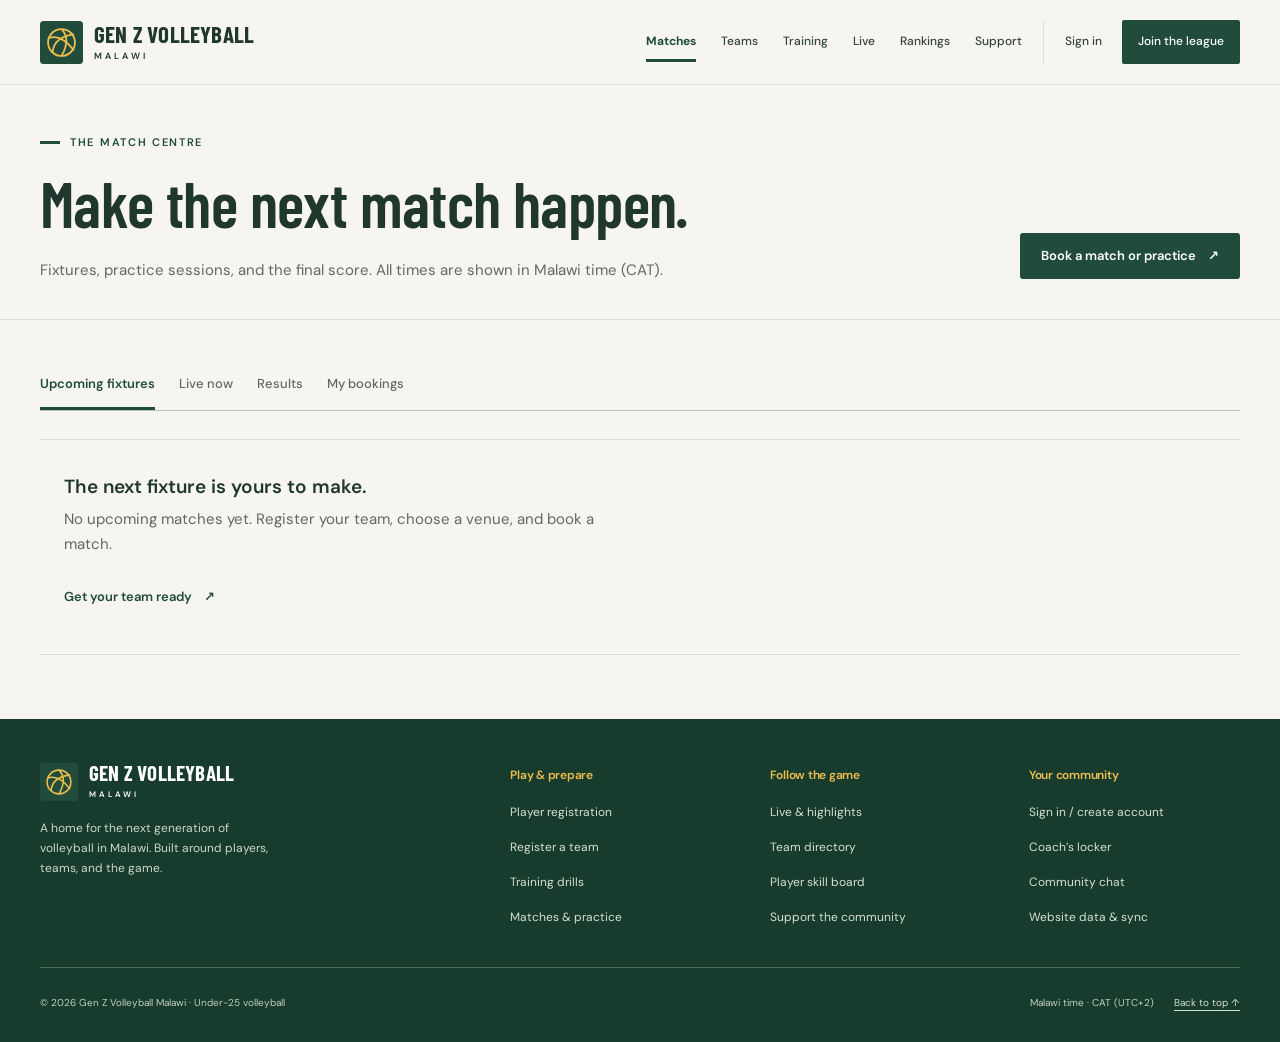
<file: matches.html>
<!doctype html>
<html lang="en">
  <head>
    <meta charset="utf-8" />
    <meta name="viewport" content="width=device-width, initial-scale=1" />
    <title>Matches & practice — Gen Z Volleyball Malawi</title>
    <meta
      name="description"
      content="Plan matches and practice, follow upcoming fixtures, and review final scores in Malawi time."
    />
    <meta name="theme-color" content="#214c3b" />
    <meta name="color-scheme" content="light" />
    <link rel="icon" type="image/svg+xml" href="assets/brand/mark.svg" />
    <link
      rel="preload"
      href="assets/fonts/dm-sans-400.woff2"
      as="font"
      type="font/woff2"
      crossorigin
    />
    <link
      rel="preload"
      href="assets/fonts/barlow-condensed-600.woff2"
      as="font"
      type="font/woff2"
      crossorigin
    />
    <link rel="stylesheet" href="css/styles.css" />
  </head>
  <body id="top">
    <nav class="nav"></nav>
    <main id="main">
      <header class="page-heading">
        <div class="container page-heading-row">
          <div>
            <div class="eyebrow">The match centre</div>
            <h1>Make the next match happen.</h1>
            <p>
              Fixtures, practice sessions, and the final score. All times are
              shown in Malawi time (CAT).
            </p>
          </div>
          <div class="button-row">
            <button class="btn btn-primary" id="book-match-btn">
              Book a match or practice <span aria-hidden="true">↗</span>
            </button>
          </div>
        </div>
      </header>
      <div class="container page-body">
        <div class="tabs" data-tabs="matches" aria-label="Match views">
          <button class="tab" data-tab="fixtures-upcoming" aria-selected="true">
            Upcoming fixtures</button
          ><button class="tab" data-tab="fixtures-live">Live now</button
          ><button class="tab" data-tab="fixtures-results">Results</button
          ><button class="tab" data-tab="fixtures-bookings">My bookings</button>
        </div>
        <section
          class="tab-panel"
          id="fixtures-upcoming"
          aria-label="Upcoming fixtures"
        >
          <div id="upcoming-list"></div>
        </section>
        <section
          class="tab-panel"
          id="fixtures-live"
          aria-label="Live matches"
          hidden
        >
          <div id="live-list"></div>
          <p class="table-note">
            A fixture marked live is not necessarily broadcasting. Open the live
            page for available streams.
          </p>
          <a class="text-link" href="live.html">Go to the live page ↗</a>
        </section>
        <section
          class="tab-panel"
          id="fixtures-results"
          aria-label="Match results"
          hidden
        >
          <div id="completed-list"></div>
        </section>
        <section
          class="tab-panel"
          id="fixtures-bookings"
          aria-label="My bookings"
          hidden
        >
          <div class="notice" style="margin-bottom: 24px">
            A booking records your team’s plan. Confirming it here does not
            reserve a venue; arrange court access with the venue directly.
          </div>
          <div id="bookings-list"></div>
        </section>
      </div>
    </main>
    <footer class="footer"></footer>
    <dialog id="book-modal" aria-labelledby="book-modal-title">
      <div class="modal-header">
        <h2 id="book-modal-title">Put it on the calendar.</h2>
        <button class="modal-close" data-close aria-label="Close booking form">
          <span aria-hidden="true">✕</span>
        </button>
      </div>
      <div class="modal-body">
        <form id="book-form">
          <div class="form-group">
            <label for="booking-team"
              >Your team <span class="required">*</span></label
            ><select
              id="booking-team"
              name="teamId"
              class="form-control"
              required
            >
              <option value="">Select your team</option></select
            ><small class="form-hint"
              >Only teams you captain or belong to are listed.
              <a href="register.html?type=team">Register a team</a>.</small
            >
          </div>
          <div class="form-group">
            <label for="booking-type">Session type</label
            ><select id="booking-type" name="type" class="form-control">
              <option value="match">Match against another team</option>
              <option value="practice">Practice / scrimmage</option>
            </select>
          </div>
          <div class="form-group">
            <label for="booking-opponent"
              >Opponent <span class="muted">(optional)</span></label
            ><input
              id="booking-opponent"
              name="opponent"
              class="form-control"
              maxlength="80"
              placeholder="Leave blank for an open challenge"
            /><small class="form-hint"
              >A named opponent adds the match to upcoming fixtures.</small
            >
          </div>
          <div class="form-row">
            <div class="form-group">
              <label for="booking-date"
                >Date <span class="required">*</span></label
              ><input
                id="booking-date"
                type="date"
                name="date"
                class="form-control"
                required
              />
            </div>
            <div class="form-group">
              <label for="booking-time"
                >Time (CAT) <span class="required">*</span></label
              ><input
                id="booking-time"
                type="time"
                name="time"
                class="form-control"
                required
              />
            </div>
          </div>
          <div class="form-group">
            <label for="booking-venue"
              >Venue <span class="required">*</span></label
            ><select
              id="booking-venue"
              name="venue"
              class="form-control"
              required
            >
              <option value="">Select a venue</option>
              <option>Blantyre Sports Complex</option>
              <option>Lilongwe Civic Centre</option>
              <option>Mzuzu Court Arena</option>
              <option>Zomba Youth Field</option>
              <option>Capital Volleyball Hall</option>
            </select>
          </div>
          <div class="form-group">
            <label for="booking-notes"
              >Notes <span class="muted">(optional)</span></label
            ><textarea
              id="booking-notes"
              name="notes"
              class="form-control"
              maxlength="1000"
              placeholder="Arrival time, equipment, or anything your team should know"
            ></textarea>
          </div>
          <div class="form-submit">
            <button type="submit" class="btn btn-primary btn-block">
              Save booking request
            </button>
            <p class="form-hint">
              Your request starts as pending. Confirm it in My bookings when
              your team is ready.
            </p>
          </div>
          <div class="form-status" role="status"></div>
        </form>
      </div>
    </dialog>
    <script src="js/supabase-sync.js" defer></script>
    <script src="js/app.js" defer></script>
    <script src="js/pages/matches.js" defer></script>
  </body>
</html>
</file>
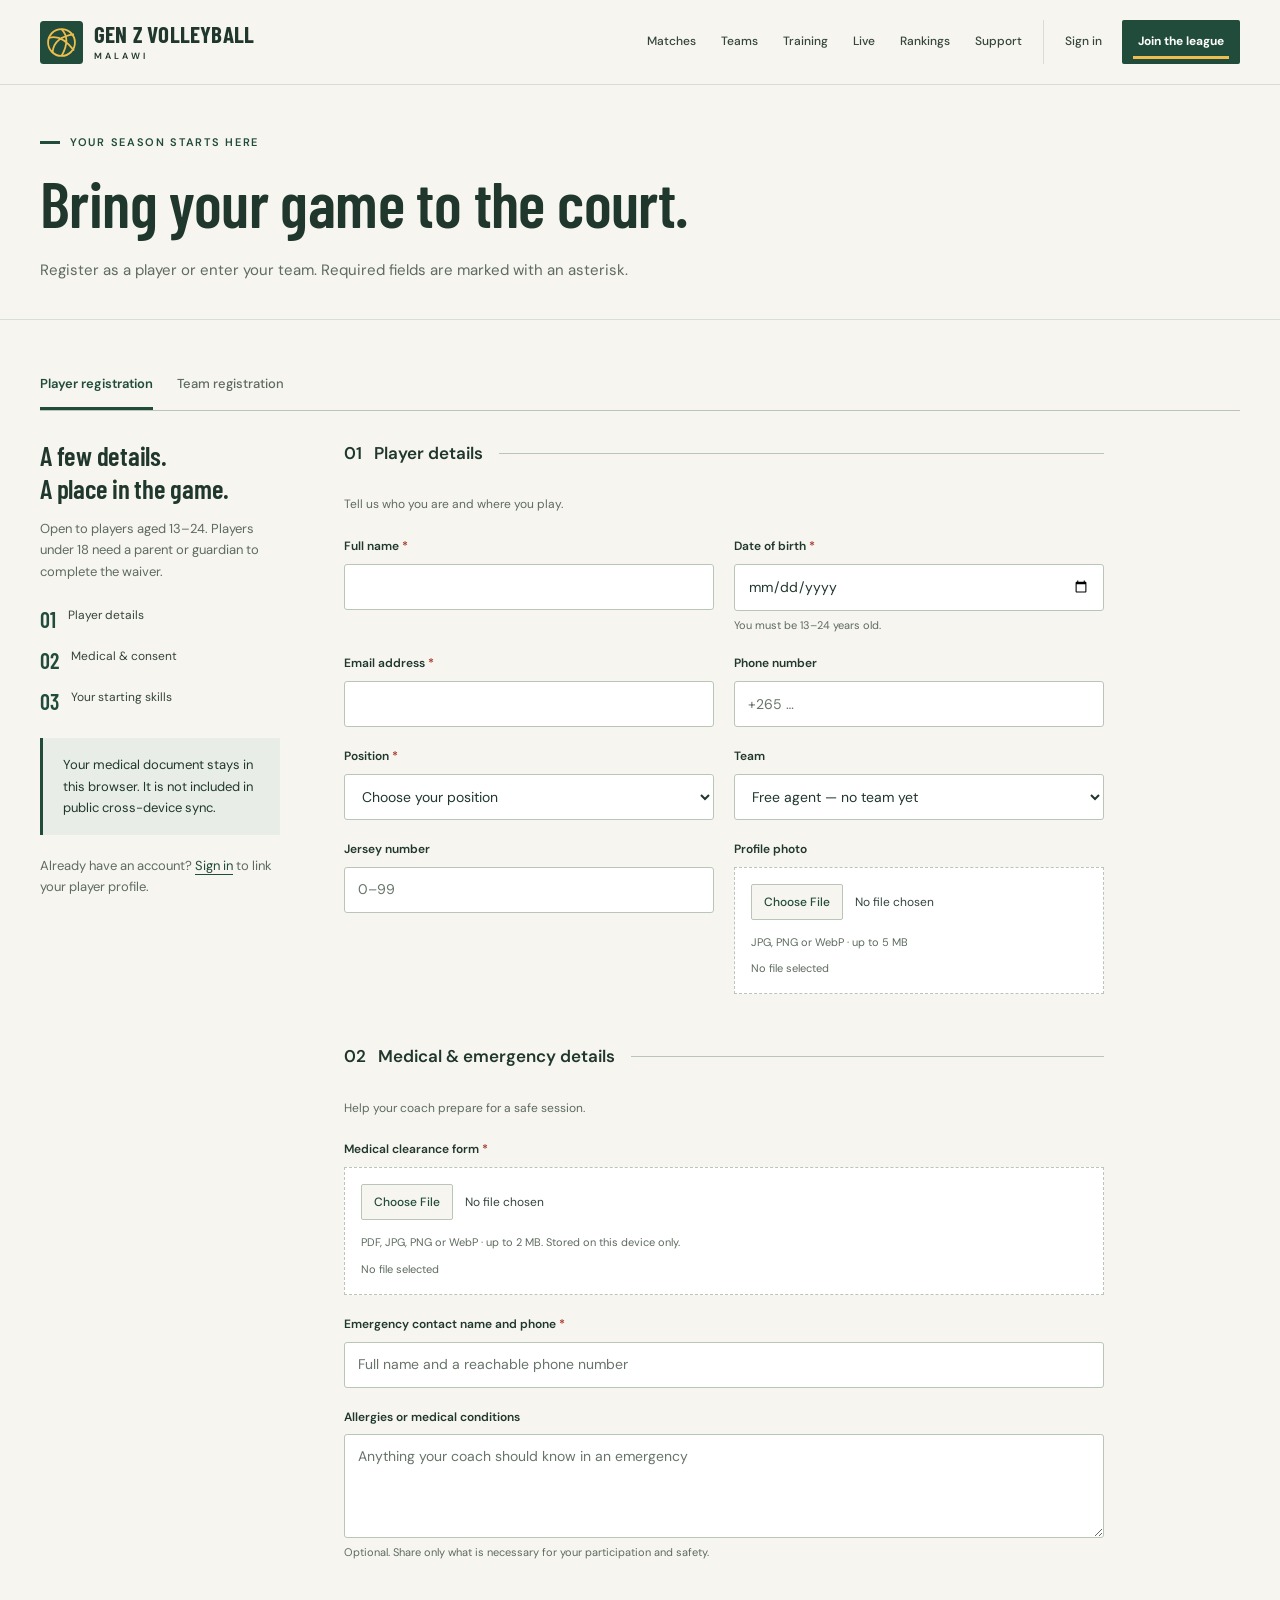
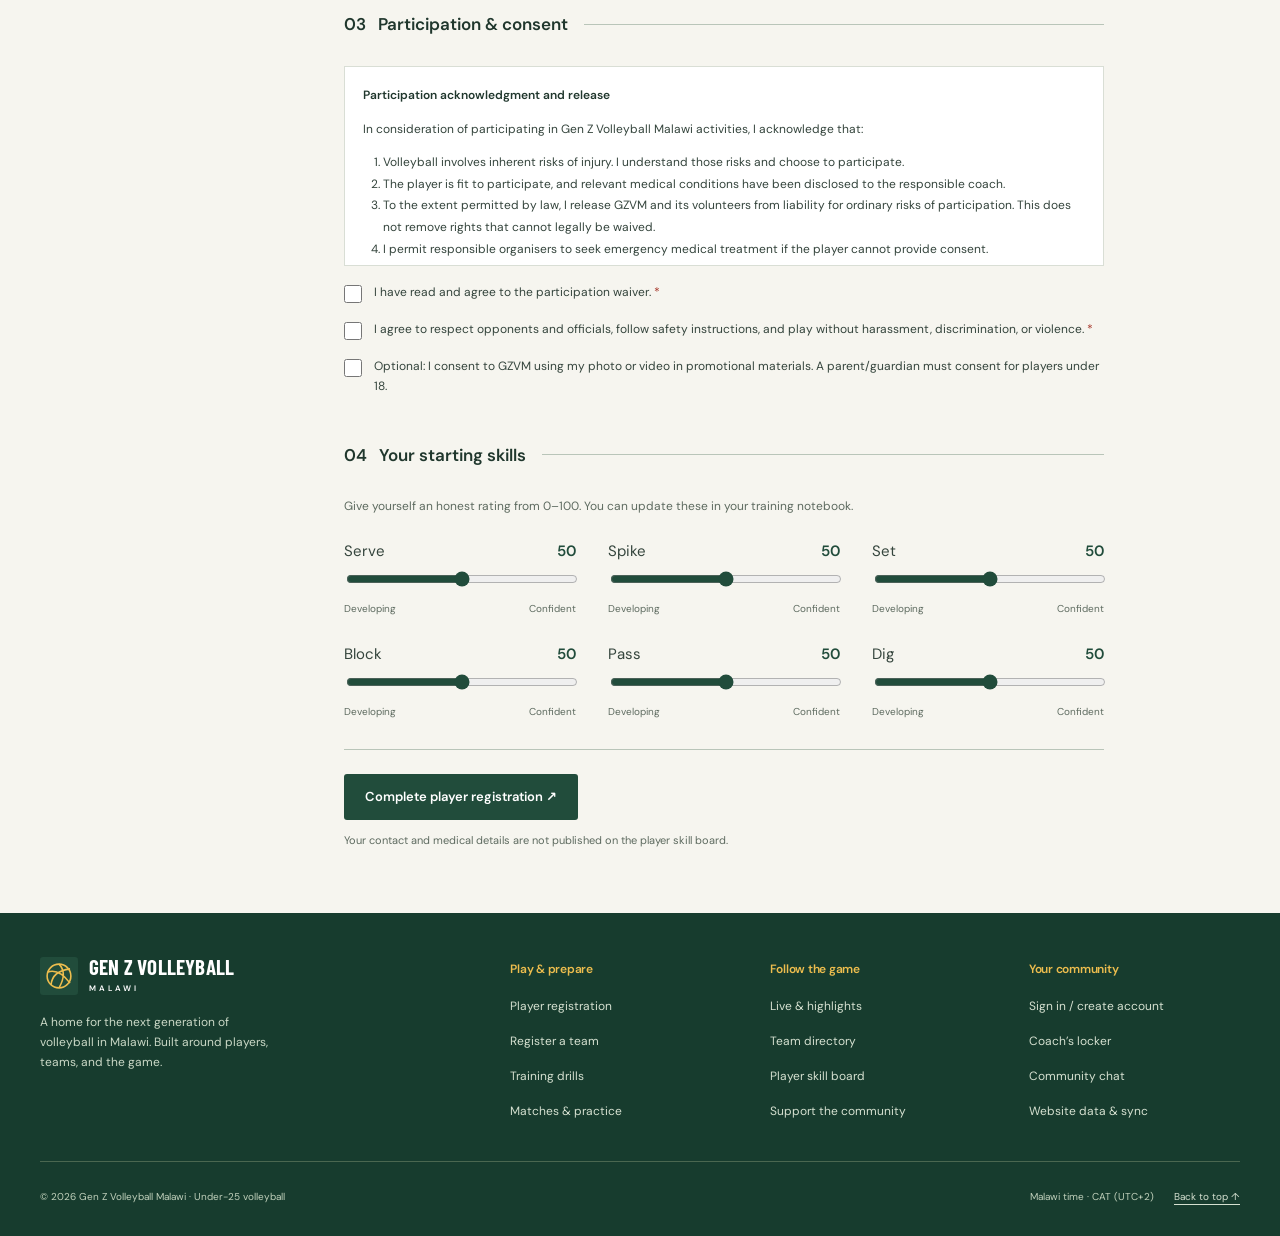
<file: register.html>
<!doctype html>
<html lang="en">
  <head>
    <meta charset="utf-8" />
    <meta name="viewport" content="width=device-width, initial-scale=1" />
    <title>Player & team registration — Gen Z Volleyball Malawi</title>
    <meta
      name="description"
      content="Register as an under-25 volleyball player or enter your team in the GZVM community."
    />
    <meta name="theme-color" content="#214c3b" />
    <meta name="color-scheme" content="light" />
    <link rel="icon" type="image/svg+xml" href="assets/brand/mark.svg" />
    <link
      rel="preload"
      href="assets/fonts/dm-sans-400.woff2"
      as="font"
      type="font/woff2"
      crossorigin
    />
    <link
      rel="preload"
      href="assets/fonts/barlow-condensed-600.woff2"
      as="font"
      type="font/woff2"
      crossorigin
    />
    <link rel="stylesheet" href="css/styles.css" />
  </head>
  <body id="top">
    <nav class="nav"></nav>
    <main id="main">
      <header class="page-heading">
        <div class="container">
          <div class="eyebrow">Your season starts here</div>
          <h1>Bring your game to the court.</h1>
          <p>
            Register as a player or enter your team. Required fields are marked
            with an asterisk.
          </p>
        </div>
      </header>
      <div class="container page-body">
        <div
          class="tabs"
          data-tabs="registration"
          aria-label="Registration type"
        >
          <button class="tab" data-tab="reg-player" aria-selected="true">
            Player registration</button
          ><button class="tab" data-tab="reg-team">Team registration</button>
        </div>
        <section class="tab-panel form-layout" id="reg-player">
          <aside class="form-aside">
            <h2>A few details.<br />A place in the game.</h2>
            <p>
              Open to players aged 13–24. Players under 18 need a parent or
              guardian to complete the waiver.
            </p>
            <ol>
              <li><span>01</span>Player details</li>
              <li><span>02</span>Medical & consent</li>
              <li><span>03</span>Your starting skills</li>
            </ol>
            <div class="notice">
              Your medical document stays in this browser. It is not included in
              public cross-device sync.
            </div>
            <p style="margin-top: 20px">
              Already have an account?
              <a href="login.html?returnTo=register.html">Sign in</a> to link
              your player profile.
            </p>
          </aside>
          <div class="form-main">
            <form id="player-form">
              <fieldset class="form-section">
                <legend>01 &nbsp; Player details</legend>
                <p>Tell us who you are and where you play.</p>
                <div class="form-row">
                  <div class="form-group">
                    <label for="player-name"
                      >Full name <span class="required">*</span></label
                    ><input
                      class="form-control"
                      id="player-name"
                      name="name"
                      autocomplete="name"
                      maxlength="100"
                      required
                    />
                  </div>
                  <div class="form-group">
                    <label for="player-dob"
                      >Date of birth <span class="required">*</span></label
                    ><input
                      class="form-control"
                      id="player-dob"
                      name="dob"
                      type="date"
                      required
                      aria-describedby="dob-hint"
                    /><small class="form-hint" id="dob-hint"
                      >You must be 13–24 years old.</small
                    >
                  </div>
                </div>
                <div class="form-row">
                  <div class="form-group">
                    <label for="player-email"
                      >Email address <span class="required">*</span></label
                    ><input
                      class="form-control"
                      id="player-email"
                      name="email"
                      type="email"
                      autocomplete="email"
                      required
                    />
                  </div>
                  <div class="form-group">
                    <label for="player-phone">Phone number</label
                    ><input
                      class="form-control"
                      id="player-phone"
                      name="phone"
                      type="tel"
                      autocomplete="tel"
                      placeholder="+265 …"
                    />
                  </div>
                </div>
                <div class="form-row">
                  <div class="form-group">
                    <label for="player-position"
                      >Position <span class="required">*</span></label
                    ><select
                      class="form-control"
                      id="player-position"
                      name="position"
                      required
                    >
                      <option value="">Choose your position</option>
                      <option>Setter</option>
                      <option>Outside Hitter</option>
                      <option>Opposite Hitter</option>
                      <option>Middle Blocker</option>
                      <option>Libero</option>
                      <option>Defensive Specialist</option>
                    </select>
                  </div>
                  <div class="form-group">
                    <label for="player-team">Team</label
                    ><select class="form-control" id="player-team" name="team">
                      <option value="">Free agent — no team yet</option>
                    </select>
                  </div>
                </div>
                <div class="form-row">
                  <div class="form-group">
                    <label for="player-jersey">Jersey number</label
                    ><input
                      class="form-control"
                      id="player-jersey"
                      name="jersey"
                      type="number"
                      min="0"
                      max="99"
                      step="1"
                      placeholder="0–99"
                    />
                  </div>
                  <div class="form-group">
                    <label for="player-photo">Profile photo</label>
                    <div class="file-field">
                      <input
                        id="player-photo"
                        name="photo"
                        type="file"
                        accept="image/jpeg,image/png,image/webp"
                        aria-describedby="photo-hint"
                      /><small class="form-hint" id="photo-hint"
                        >JPG, PNG or WebP · up to 5 MB</small
                      >
                      <p class="file-name">No file selected</p>
                    </div>
                  </div>
                </div>
              </fieldset>
              <fieldset class="form-section">
                <legend>02 &nbsp; Medical & emergency details</legend>
                <p>Help your coach prepare for a safe session.</p>
                <div class="form-group">
                  <label for="player-medical"
                    >Medical clearance form
                    <span class="required">*</span></label
                  >
                  <div class="file-field">
                    <input
                      id="player-medical"
                      name="medical"
                      type="file"
                      accept="application/pdf,image/jpeg,image/png,image/webp"
                      required
                      aria-describedby="medical-hint"
                    /><small class="form-hint" id="medical-hint"
                      >PDF, JPG, PNG or WebP · up to 2 MB. Stored on this device
                      only.</small
                    >
                    <p class="file-name">No file selected</p>
                  </div>
                </div>
                <div class="form-group">
                  <label for="player-emergency"
                    >Emergency contact name and phone
                    <span class="required">*</span></label
                  ><input
                    class="form-control"
                    id="player-emergency"
                    name="emergency"
                    maxlength="180"
                    required
                    placeholder="Full name and a reachable phone number"
                  />
                </div>
                <div class="form-group">
                  <label for="player-conditions"
                    >Allergies or medical conditions</label
                  ><textarea
                    class="form-control"
                    id="player-conditions"
                    name="conditions"
                    maxlength="1500"
                    placeholder="Anything your coach should know in an emergency"
                  ></textarea
                  ><small class="form-hint"
                    >Optional. Share only what is necessary for your
                    participation and safety.</small
                  >
                </div>
              </fieldset>
              <fieldset class="form-section" id="guardian-section" hidden>
                <legend>Parent / guardian consent</legend>
                <p>
                  A parent or guardian must complete this section for players
                  under 18.
                </p>
                <div class="form-row">
                  <div class="form-group">
                    <label for="guardian-name"
                      >Parent / guardian full name
                      <span class="required">*</span></label
                    ><input
                      class="form-control"
                      id="guardian-name"
                      name="guardianName"
                      maxlength="100"
                      disabled
                    />
                  </div>
                  <div class="form-group">
                    <label for="guardian-phone"
                      >Parent / guardian phone
                      <span class="required">*</span></label
                    ><input
                      class="form-control"
                      id="guardian-phone"
                      name="guardianPhone"
                      type="tel"
                      disabled
                    />
                  </div>
                </div>
                <div class="form-group">
                  <label for="guardian-signature"
                    >Parent / guardian signature (type full name)
                    <span class="required">*</span></label
                  ><input
                    class="form-control"
                    id="guardian-signature"
                    name="guardianSignature"
                    maxlength="100"
                    disabled
                  />
                </div>
              </fieldset>
              <fieldset class="form-section">
                <legend>03 &nbsp; Participation & consent</legend>
                <div
                  class="waiver-copy"
                  tabindex="0"
                  role="region"
                  aria-label="Participation waiver"
                >
                  <p>
                    <strong>Participation acknowledgment and release</strong>
                  </p>
                  <p>
                    In consideration of participating in Gen Z Volleyball Malawi
                    activities, I acknowledge that:
                  </p>
                  <ol>
                    <li>
                      Volleyball involves inherent risks of injury. I understand
                      those risks and choose to participate.
                    </li>
                    <li>
                      The player is fit to participate, and relevant medical
                      conditions have been disclosed to the responsible coach.
                    </li>
                    <li>
                      To the extent permitted by law, I release GZVM and its
                      volunteers from liability for ordinary risks of
                      participation. This does not remove rights that cannot
                      legally be waived.
                    </li>
                    <li>
                      I permit responsible organisers to seek emergency medical
                      treatment if the player cannot provide consent.
                    </li>
                    <li>
                      Permission to use photographs or video is optional and is
                      controlled by the separate media consent checkbox.
                    </li>
                    <li>
                      The player is aged 13–24. A parent or guardian signs for a
                      player under 18.
                    </li>
                  </ol>
                </div>
                <div class="checkbox-row">
                  <input
                    id="player-waiver"
                    name="waiver"
                    type="checkbox"
                    required
                  /><label for="player-waiver" id="waiver-label"
                    >I have read and agree to the participation waiver.
                    <span class="required">*</span></label
                  >
                </div>
                <div class="checkbox-row">
                  <input
                    id="player-conduct"
                    name="codeOfConduct"
                    type="checkbox"
                    required
                  /><label for="player-conduct"
                    >I agree to respect opponents and officials, follow safety
                    instructions, and play without harassment, discrimination,
                    or violence. <span class="required">*</span></label
                  >
                </div>
                <div class="checkbox-row">
                  <input
                    id="player-media"
                    name="photoConsent"
                    type="checkbox"
                  /><label for="player-media"
                    >Optional: I consent to GZVM using my photo or video in
                    promotional materials. A parent/guardian must consent for
                    players under 18.</label
                  >
                </div>
              </fieldset>
              <fieldset class="form-section">
                <legend>04 &nbsp; Your starting skills</legend>
                <p>
                  Give yourself an honest rating from 0–100. You can update
                  these in your training notebook.
                </p>
                <div class="skill-fields" id="init-skills"></div>
              </fieldset>
              <div class="form-submit">
                <button class="btn btn-primary" type="submit">
                  Complete player registration ↗
                </button>
                <p class="form-hint">
                  Your contact and medical details are not published on the
                  player skill board.
                </p>
              </div>
              <div class="form-status" role="status"></div>
            </form>
            <div id="player-success" class="empty-state" hidden>
              <div class="eyebrow" style="margin-bottom: 16px">
                You’re on the team sheet
              </div>
              <h2>Registration saved.</h2>
              <p id="player-success-copy" style="margin-top: 14px"></p>
              <div class="button-row" style="margin-top: 24px">
                <a class="btn btn-primary" href="training.html#progress"
                  >Open your training notebook</a
                ><a class="text-link" href="teams.html">Meet the teams ↗</a>
              </div>
              <button
                class="btn btn-ghost btn-sm"
                id="register-another"
                style="margin-top: 20px"
              >
                Register another player
              </button>
            </div>
          </div>
        </section>
        <section class="tab-panel form-layout" id="reg-team" hidden>
          <aside class="form-aside">
            <h2>Give your squad<br />a home.</h2>
            <p>
              Sign in as a coach or team captain to register your team. You’ll
              be recorded as its captain and first team member.
            </p>
            <ol>
              <li><span>01</span>Team identity</li>
              <li><span>02</span>Coach & contact</li>
              <li><span>03</span>Roster confirmation</li>
            </ol>
            <p>Already registered? <a href="teams.html">Find your team</a>.</p>
          </aside>
          <div class="form-main">
            <div
              class="notice warning"
              id="team-login-notice"
              style="margin-bottom: 24px"
            >
              Sign in before registering your team.
              <a href="login.html?returnTo=register.html%3Ftype%3Dteam"
                >Sign in or create an account ↗</a
              >
            </div>
            <form id="team-form">
              <fieldset class="form-section">
                <legend>01 &nbsp; Team identity</legend>
                <div class="form-row">
                  <div class="form-group">
                    <label for="team-name"
                      >Team name <span class="required">*</span></label
                    ><input
                      class="form-control"
                      id="team-name"
                      name="name"
                      maxlength="80"
                      required
                    />
                  </div>
                  <div class="form-group">
                    <label for="team-city"
                      >City <span class="required">*</span></label
                    ><select
                      class="form-control"
                      id="team-city"
                      name="city"
                      required
                    >
                      <option value="">Choose a city</option>
                      <option>Blantyre</option>
                      <option>Lilongwe</option>
                      <option>Mzuzu</option>
                      <option>Zomba</option>
                      <option>Other</option>
                    </select>
                  </div>
                </div>
                <div class="form-row">
                  <div class="form-group">
                    <label for="team-level"
                      >Playing level <span class="required">*</span></label
                    ><select
                      class="form-control"
                      id="team-level"
                      name="level"
                      required
                    >
                      <option value="">Choose a level</option>
                      <option>Recreational</option>
                      <option>Competitive</option>
                      <option>Elite</option>
                    </select>
                  </div>
                  <div class="form-group">
                    <label for="team-roster">Expected roster size</label
                    ><input
                      class="form-control"
                      id="team-roster"
                      name="rosterSize"
                      type="number"
                      min="6"
                      max="20"
                      value="12"
                    /><small class="form-hint"
                      >An estimate, between 6 and 20 players.</small
                    >
                  </div>
                </div>
                <div class="form-group">
                  <label for="team-logo">Team logo</label>
                  <div class="file-field">
                    <input
                      id="team-logo"
                      name="logo"
                      type="file"
                      accept="image/jpeg,image/png,image/webp"
                    /><small class="form-hint"
                      >JPG, PNG or WebP · up to 5 MB</small
                    >
                    <p class="file-name">No file selected</p>
                  </div>
                </div>
              </fieldset>
              <fieldset class="form-section">
                <legend>02 &nbsp; Coach & contact</legend>
                <div class="form-group">
                  <label for="team-coach"
                    >Head coach <span class="required">*</span></label
                  ><input
                    class="form-control"
                    id="team-coach"
                    name="coach"
                    maxlength="100"
                    required
                  />
                </div>
                <div class="form-row">
                  <div class="form-group">
                    <label for="team-email"
                      >Team email <span class="required">*</span></label
                    ><input
                      class="form-control"
                      id="team-email"
                      name="email"
                      type="email"
                      required
                    />
                  </div>
                  <div class="form-group">
                    <label for="team-contact"
                      >Contact phone <span class="required">*</span></label
                    ><input
                      class="form-control"
                      id="team-contact"
                      name="contact"
                      type="tel"
                      required
                    />
                  </div>
                </div>
              </fieldset>
              <fieldset class="form-section">
                <legend>03 &nbsp; Roster confirmation</legend>
                <div class="checkbox-row">
                  <input
                    id="team-agree"
                    name="agree"
                    type="checkbox"
                    required
                  /><label for="team-agree"
                    >I confirm all players are aged 13–24 and each has an
                    individual waiver, with parent/guardian consent for players
                    under 18. <span class="required">*</span></label
                  >
                </div>
              </fieldset>
              <div class="form-submit">
                <button class="btn btn-primary" type="submit">
                  Register team ↗
                </button>
              </div>
              <div class="form-status" role="status"></div>
            </form>
            <div id="team-success" class="empty-state" hidden>
              <h2>Your team has a home.</h2>
              <p id="team-success-copy" style="margin-top: 14px"></p>
              <div class="button-row" style="margin-top: 24px">
                <a class="btn btn-primary" href="matches.html"
                  >Plan your first match</a
                ><a class="text-link" href="teams.html"
                  >Open the team directory ↗</a
                >
              </div>
            </div>
          </div>
        </section>
      </div>
    </main>
    <footer class="footer"></footer>
    <script src="js/supabase-sync.js" defer></script>
    <script src="js/app.js" defer></script>
    <script src="js/pages/register.js" defer></script>
  </body>
</html>
</file>
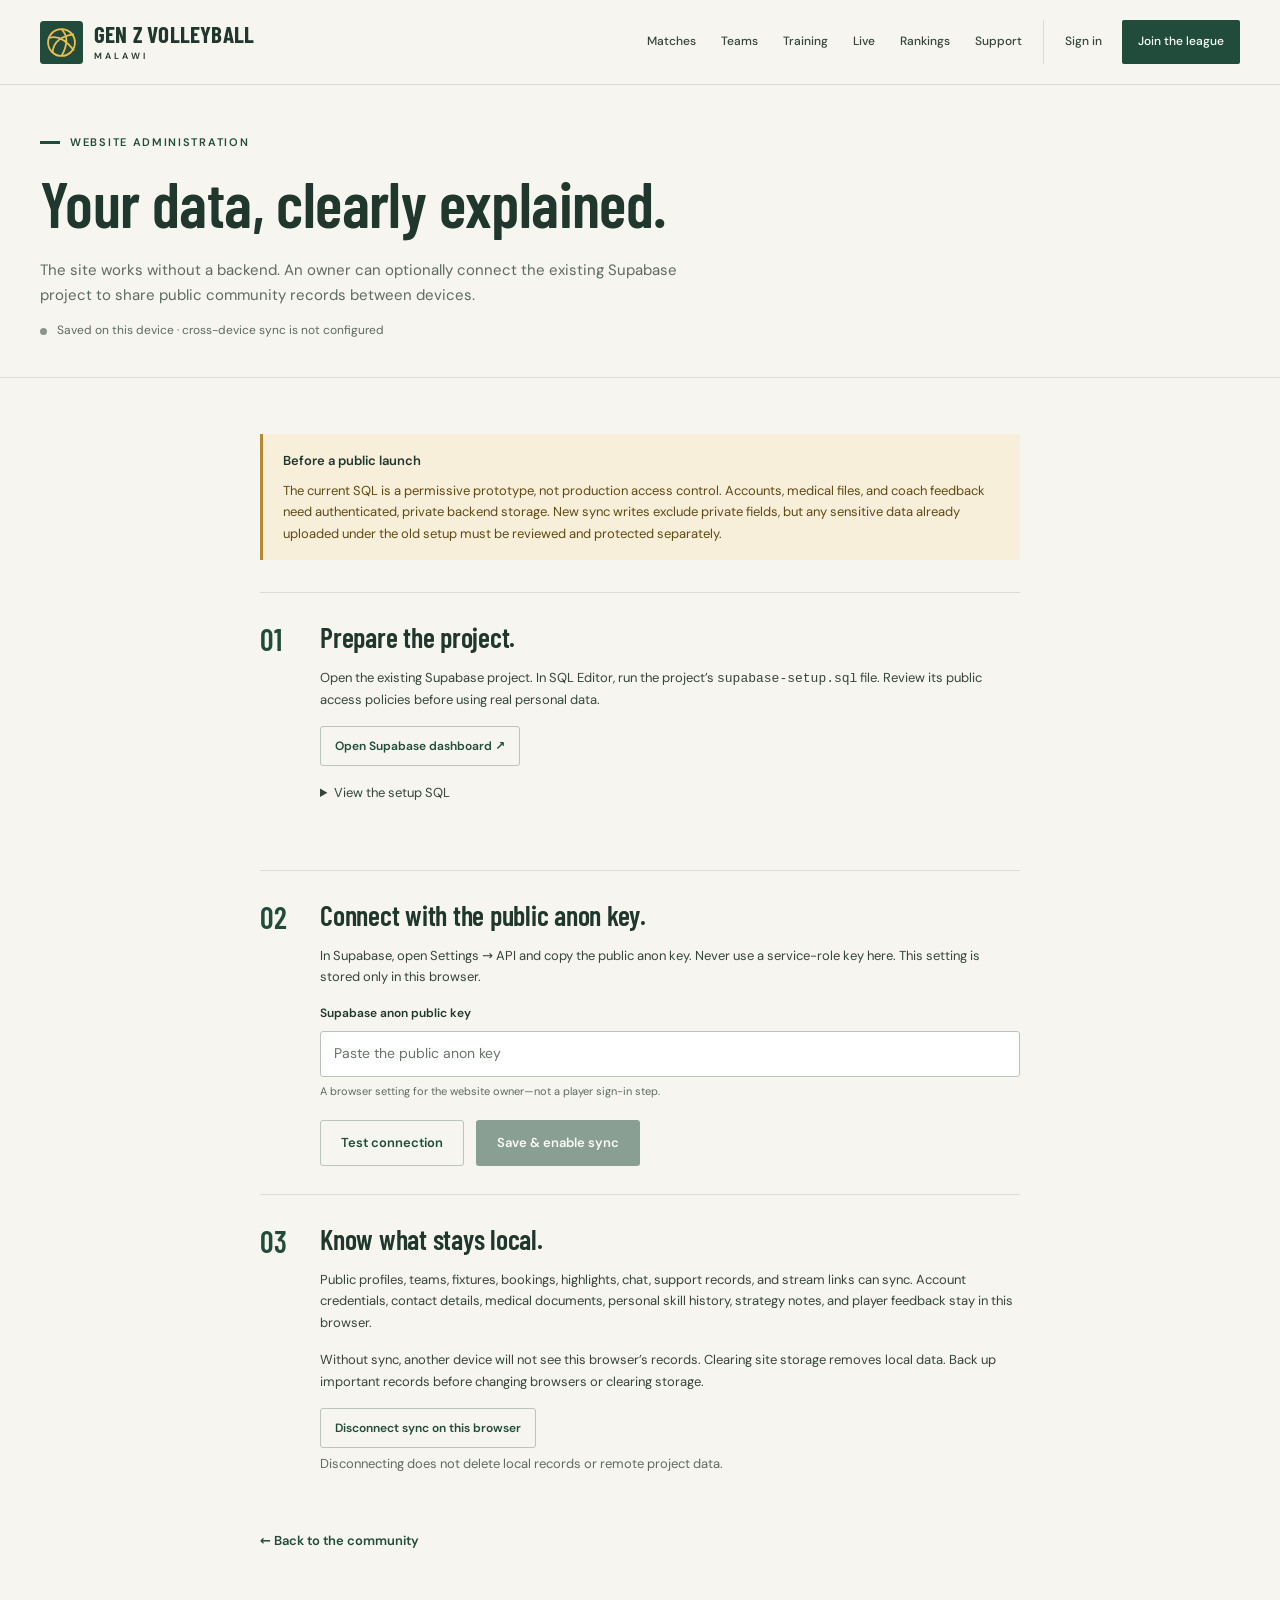
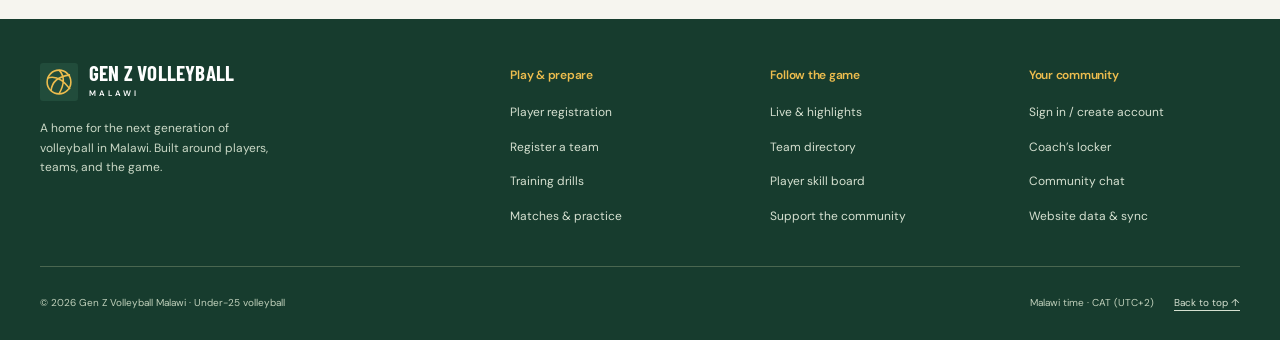
<file: sync-setup.html>
<!doctype html>
<html lang="en">
  <head>
    <meta charset="utf-8" />
    <meta name="viewport" content="width=device-width, initial-scale=1" />
    <title>Website data & sync — Gen Z Volleyball Malawi</title>
    <meta
      name="description"
      content="Understand local storage and configure optional public community data sync."
    />
    <meta name="theme-color" content="#214c3b" />
    <meta name="color-scheme" content="light" />
    <link rel="icon" type="image/svg+xml" href="assets/brand/mark.svg" />
    <link
      rel="preload"
      href="assets/fonts/dm-sans-400.woff2"
      as="font"
      type="font/woff2"
      crossorigin
    />
    <link
      rel="preload"
      href="assets/fonts/barlow-condensed-600.woff2"
      as="font"
      type="font/woff2"
      crossorigin
    />
    <link rel="stylesheet" href="css/styles.css" />
  </head>
  <body id="top">
    <nav class="nav"></nav>
    <main id="main">
      <header class="page-heading">
        <div class="container">
          <div class="eyebrow">Website administration</div>
          <h1>Your data, clearly explained.</h1>
          <p>
            The site works without a backend. An owner can optionally connect
            the existing Supabase project to share public community records
            between devices.
          </p>
          <div class="data-status" id="sync-status" role="status">
            Saved on this device
          </div>
        </div>
      </header>
      <div class="container-narrow section">
        <div class="notice warning" style="margin-bottom: 32px">
          <strong>Before a public launch</strong>
          <p style="margin-top: 8px">
            The current SQL is a permissive prototype, not production access
            control. Accounts, medical files, and coach feedback need
            authenticated, private backend storage. New sync writes exclude
            private fields, but any sensitive data already uploaded under the
            old setup must be reviewed and protected separately.
          </p>
        </div>
        <ol class="setup-steps">
          <li>
            <div>
              <h2>Prepare the project.</h2>
              <p>
                Open the existing Supabase project. In SQL Editor, run the
                project’s <code>supabase-setup.sql</code> file. Review its
                public access policies before using real personal data.
              </p>
              <a
                class="btn btn-secondary btn-sm"
                href="https://supabase.com/dashboard/project/ofvolzlpgfvhuluezrid"
                target="_blank"
                rel="noopener noreferrer"
                >Open Supabase dashboard ↗</a
              >
              <details>
                <summary>View the setup SQL</summary>
                <button class="btn btn-ghost btn-sm" id="copy-sql" disabled>
                  Copy SQL
                </button>
                <pre id="sql-content" tabindex="0">
Loading supabase-setup.sql…</pre>
              </details>
            </div>
          </li>
          <li>
            <div>
              <h2>Connect with the public anon key.</h2>
              <p>
                In Supabase, open Settings → API and copy the public anon key.
                Never use a service-role key here. This setting is stored only
                in this browser.
              </p>
              <form id="sync-form">
                <div class="form-group">
                  <label for="anon-key">Supabase anon public key</label
                  ><input
                    class="form-control"
                    id="anon-key"
                    name="key"
                    type="password"
                    autocomplete="off"
                    spellcheck="false"
                    required
                    placeholder="Paste the public anon key"
                    aria-describedby="key-hint"
                  /><small class="form-hint" id="key-hint"
                    >A browser setting for the website owner—not a player
                    sign-in step.</small
                  >
                </div>
                <div class="button-row">
                  <button
                    class="btn btn-secondary"
                    type="button"
                    id="test-conn"
                  >
                    Test connection</button
                  ><button
                    class="btn btn-primary"
                    type="submit"
                    id="save-key"
                    disabled
                  >
                    Save & enable sync
                  </button>
                </div>
                <div class="form-status" role="status" id="status-msg"></div>
              </form>
            </div>
          </li>
          <li>
            <div>
              <h2>Know what stays local.</h2>
              <p>
                Public profiles, teams, fixtures, bookings, highlights, chat,
                support records, and stream links can sync. Account credentials,
                contact details, medical documents, personal skill history,
                strategy notes, and player feedback stay in this browser.
              </p>
              <p>
                Without sync, another device will not see this browser’s
                records. Clearing site storage removes local data. Back up
                important records before changing browsers or clearing storage.
              </p>
              <button class="btn btn-secondary btn-sm" id="disconnect-sync">
                Disconnect sync on this browser
              </button>
              <p class="form-hint">
                Disconnecting does not delete local records or remote project
                data.
              </p>
            </div>
          </li>
        </ol>
        <a class="text-link" href="index.html">← Back to the community</a>
      </div>
    </main>
    <footer class="footer"></footer>
    <script src="js/livestream.js" defer></script>
    <script src="js/supabase-sync.js" defer></script>
    <script src="js/app.js" defer></script>
    <script src="js/pages/sync-setup.js" defer></script>
  </body>
</html>
</file>
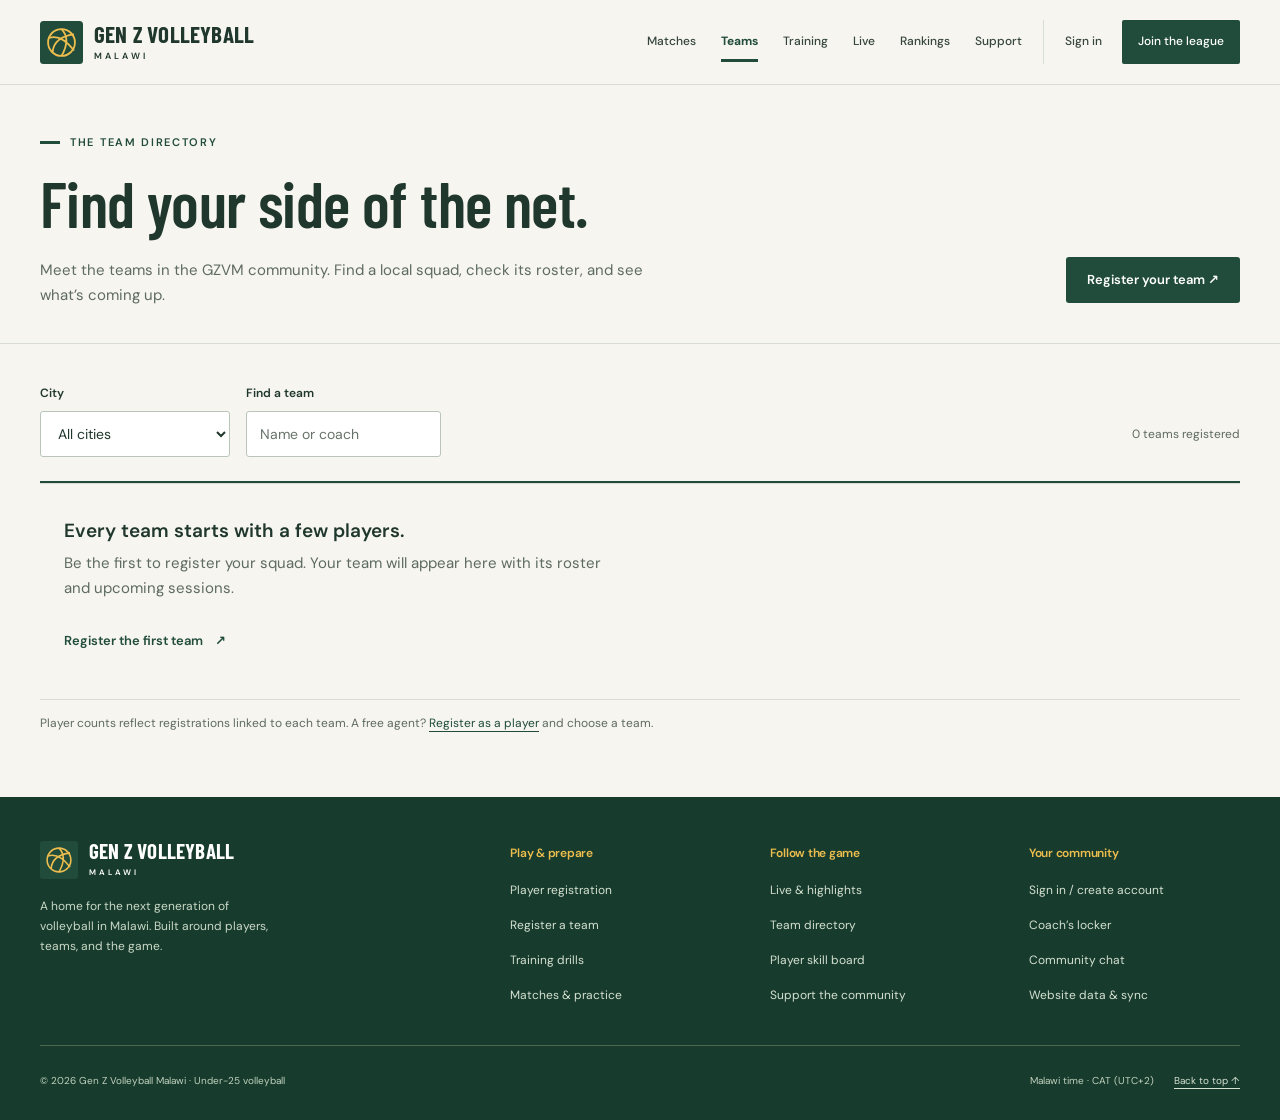
<file: teams.html>
<!doctype html>
<html lang="en">
  <head>
    <meta charset="utf-8" />
    <meta name="viewport" content="width=device-width, initial-scale=1" />
    <title>Team directory — Gen Z Volleyball Malawi</title>
    <meta
      name="description"
      content="Find registered volleyball teams across Malawi, explore rosters, and see upcoming sessions."
    />
    <meta name="theme-color" content="#214c3b" />
    <meta name="color-scheme" content="light" />
    <link rel="icon" type="image/svg+xml" href="assets/brand/mark.svg" />
    <link
      rel="preload"
      href="assets/fonts/dm-sans-400.woff2"
      as="font"
      type="font/woff2"
      crossorigin
    />
    <link
      rel="preload"
      href="assets/fonts/barlow-condensed-600.woff2"
      as="font"
      type="font/woff2"
      crossorigin
    />
    <link rel="stylesheet" href="css/styles.css" />
  </head>
  <body id="top">
    <nav class="nav"></nav>
    <main id="main">
      <header class="page-heading">
        <div class="container page-heading-row">
          <div>
            <div class="eyebrow">The team directory</div>
            <h1>Find your side of the net.</h1>
            <p>
              Meet the teams in the GZVM community. Find a local squad, check
              its roster, and see what’s coming up.
            </p>
          </div>
          <div class="button-row">
            <a class="btn btn-primary" href="register.html?type=team"
              >Register your team ↗</a
            >
          </div>
        </div>
      </header>
      <section class="container page-body" aria-label="Registered teams">
        <div class="toolbar">
          <div class="toolbar-fields">
            <div class="form-group">
              <label for="city-filter">City</label
              ><select class="form-control" id="city-filter">
                <option value="">All cities</option>
              </select>
            </div>
            <div class="form-group">
              <label for="search">Find a team</label
              ><input
                class="form-control"
                type="search"
                id="search"
                placeholder="Name or coach"
                autocomplete="off"
              />
            </div>
          </div>
          <div class="cluster">
            <p class="result-count" id="team-count" role="status"></p>
            <button class="btn btn-ghost btn-sm" id="clear-filters" hidden>
              Clear filters
            </button>
          </div>
        </div>
        <div class="team-list" id="teams-list"></div>
        <p class="table-note">
          Player counts reflect registrations linked to each team. A free agent?
          <a href="register.html">Register as a player</a> and choose a team.
        </p>
      </section>
    </main>
    <footer class="footer"></footer>
    <dialog
      id="team-modal"
      class="modal-wide"
      aria-labelledby="team-modal-name"
    >
      <div class="modal-header">
        <h2 id="team-modal-name">Team details</h2>
        <button class="modal-close" data-close aria-label="Close team details">
          ✕
        </button>
      </div>
      <div class="modal-body" id="team-modal-body"></div>
    </dialog>
    <script src="js/supabase-sync.js" defer></script>
    <script src="js/app.js" defer></script>
    <script src="js/pages/teams.js" defer></script>
  </body>
</html>
</file>
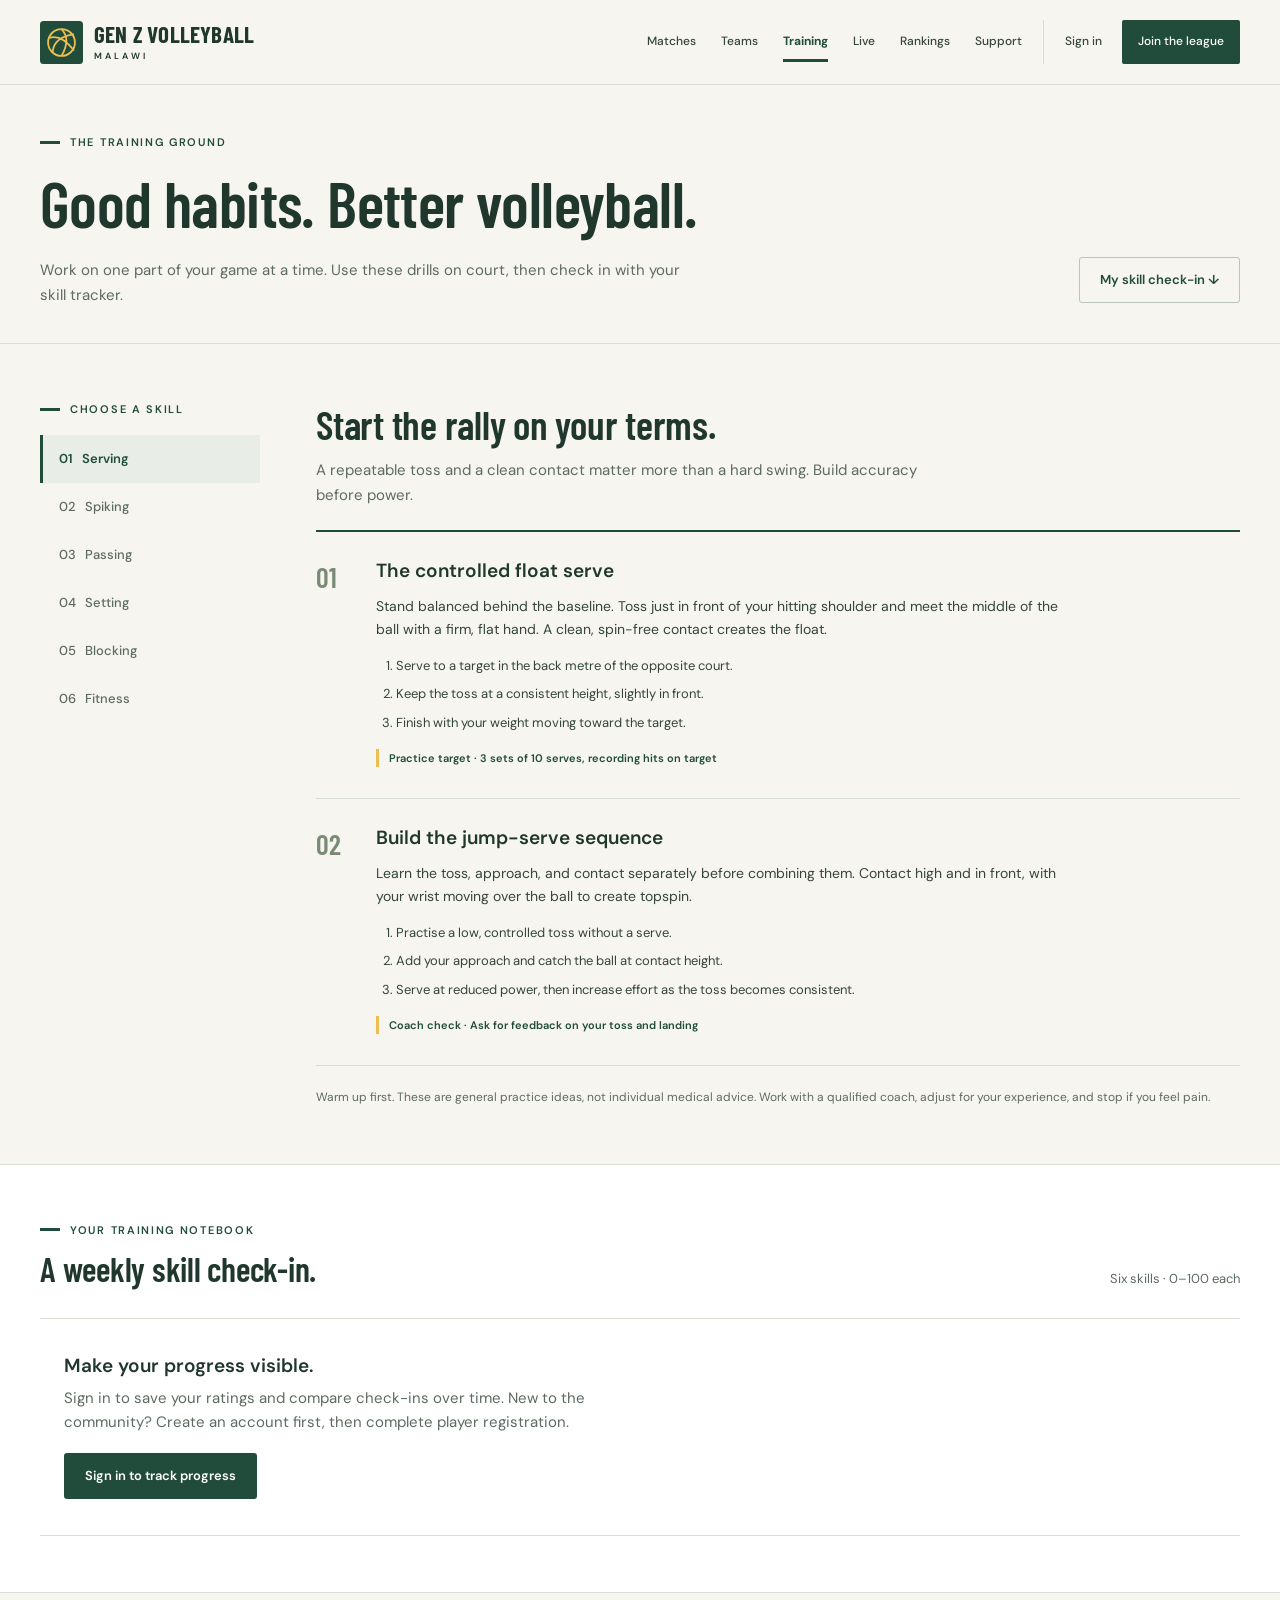
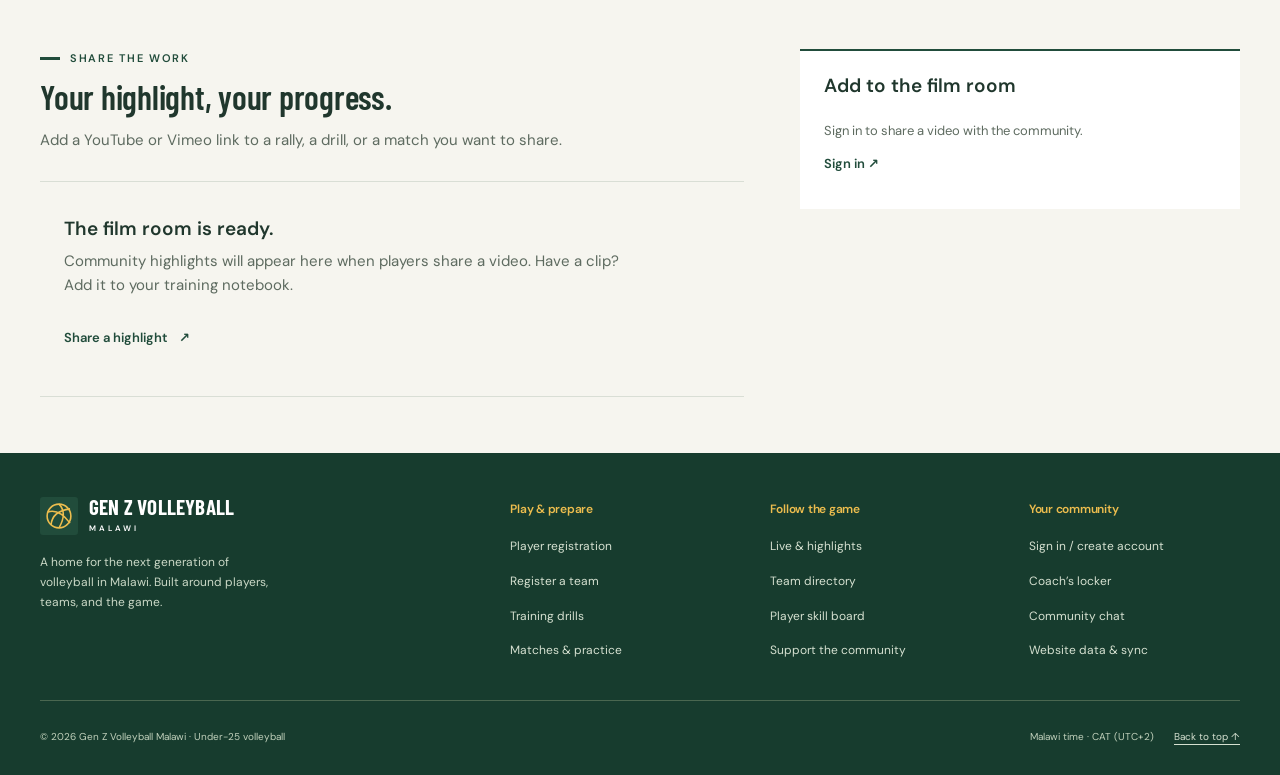
<file: training.html>
<!doctype html>
<html lang="en">
  <head>
    <meta charset="utf-8" />
    <meta name="viewport" content="width=device-width, initial-scale=1" />
    <title>Training & skill check-ins — Gen Z Volleyball Malawi</title>
    <meta
      name="description"
      content="Practical volleyball drills, personal skill check-ins, and a community highlight film room."
    />
    <meta name="theme-color" content="#214c3b" />
    <meta name="color-scheme" content="light" />
    <link rel="icon" type="image/svg+xml" href="assets/brand/mark.svg" />
    <link
      rel="preload"
      href="assets/fonts/dm-sans-400.woff2"
      as="font"
      type="font/woff2"
      crossorigin
    />
    <link
      rel="preload"
      href="assets/fonts/barlow-condensed-600.woff2"
      as="font"
      type="font/woff2"
      crossorigin
    />
    <link rel="stylesheet" href="css/styles.css" />
  </head>
  <body id="top">
    <nav class="nav"></nav>
    <main id="main">
      <header class="page-heading">
        <div class="container page-heading-row">
          <div>
            <div class="eyebrow">The training ground</div>
            <h1>Good habits. Better volleyball.</h1>
            <p>
              Work on one part of your game at a time. Use these drills on
              court, then check in with your skill tracker.
            </p>
          </div>
          <div class="button-row">
            <a class="btn btn-secondary" href="#progress"
              >My skill check-in ↓</a
            >
          </div>
        </div>
      </header>
      <section class="section">
        <div class="container drill-layout">
          <nav class="skill-index" aria-label="Training skills">
            <div class="eyebrow" style="margin-bottom: 16px">
              Choose a skill
            </div>
            <div class="tabs" data-tabs="skills">
              <button class="tab" data-tab="drill-serve" aria-selected="true">
                01 &nbsp; Serving</button
              ><button class="tab" data-tab="drill-spike">
                02 &nbsp; Spiking</button
              ><button class="tab" data-tab="drill-pass">
                03 &nbsp; Passing</button
              ><button class="tab" data-tab="drill-set">
                04 &nbsp; Setting</button
              ><button class="tab" data-tab="drill-block">
                05 &nbsp; Blocking</button
              ><button class="tab" data-tab="drill-fitness">
                06 &nbsp; Fitness
              </button>
            </div>
          </nav>
          <div>
            <section class="tab-panel" id="drill-serve">
              <div class="drill-panel-heading">
                <h2>Start the rally on your terms.</h2>
                <p>
                  A repeatable toss and a clean contact matter more than a hard
                  swing. Build accuracy before power.
                </p>
              </div>
              <article class="drill">
                <span class="drill-number">01</span>
                <div>
                  <h3>The controlled float serve</h3>
                  <p>
                    Stand balanced behind the baseline. Toss just in front of
                    your hitting shoulder and meet the middle of the ball with a
                    firm, flat hand. A clean, spin-free contact creates the
                    float.
                  </p>
                  <ol>
                    <li>
                      Serve to a target in the back metre of the opposite court.
                    </li>
                    <li>
                      Keep the toss at a consistent height, slightly in front.
                    </li>
                    <li>Finish with your weight moving toward the target.</li>
                  </ol>
                  <span class="drill-target"
                    >Practice target · 3 sets of 10 serves, recording hits on
                    target</span
                  >
                </div>
              </article>
              <article class="drill">
                <span class="drill-number">02</span>
                <div>
                  <h3>Build the jump-serve sequence</h3>
                  <p>
                    Learn the toss, approach, and contact separately before
                    combining them. Contact high and in front, with your wrist
                    moving over the ball to create topspin.
                  </p>
                  <ol>
                    <li>Practise a low, controlled toss without a serve.</li>
                    <li>
                      Add your approach and catch the ball at contact height.
                    </li>
                    <li>
                      Serve at reduced power, then increase effort as the toss
                      becomes consistent.
                    </li>
                  </ol>
                  <span class="drill-target"
                    >Coach check · Ask for feedback on your toss and
                    landing</span
                  >
                </div>
              </article>
            </section>
            <section class="tab-panel" id="drill-spike" hidden>
              <div class="drill-panel-heading">
                <h2>Find your approach.</h2>
                <p>
                  Good attacking starts with your feet. Learn the rhythm slowly,
                  then add height and speed.
                </p>
              </div>
              <article class="drill">
                <span class="drill-number">01</span>
                <div>
                  <h3>The three-step approach</h3>
                  <p>
                    For a right-handed attacker, the usual three-step rhythm is
                    left–right–left. The final two steps arrive quickly to help
                    transfer forward movement into a controlled jump. Reverse
                    the footwork if you are left-handed.
                  </p>
                  <ol>
                    <li>Start with a directional left step.</li>
                    <li>Take a longer right step and bring your arms back.</li>
                    <li>
                      Close with the left foot, swing your arms up, and jump.
                    </li>
                  </ol>
                  <span class="drill-target"
                    >Practice target · 10 slow approaches without a ball</span
                  >
                </div>
              </article>
              <article class="drill">
                <span class="drill-number">02</span>
                <div>
                  <h3>A clean arm swing</h3>
                  <p>
                    Keep your non-hitting hand on the ball’s line. Rotate
                    through your trunk, reach high, and contact in front of your
                    hitting shoulder. Land softly on both feet with your knees
                    aligned.
                  </p>
                  <ul>
                    <li>Start with controlled standing hits against a wall.</li>
                    <li>Progress to a coach-fed ball over the net.</li>
                    <li>Aim for placement before adding power.</li>
                  </ul>
                  <span class="drill-target"
                    >Coach check · Stop if shoulder or knee pain develops</span
                  >
                </div>
              </article>
            </section>
            <section class="tab-panel" id="drill-pass" hidden>
              <div class="drill-panel-heading">
                <h2>Make the first contact count.</h2>
                <p>
                  Move your feet early and let a steady platform do the work.
                </p>
              </div>
              <article class="drill">
                <span class="drill-number">01</span>
                <div>
                  <h3>A reliable forearm platform</h3>
                  <p>
                    Bring your hands together with thumbs parallel and elbows
                    extended. Keep the forearms level, bend your knees, and
                    angle the platform toward your setter.
                  </p>
                  <ol>
                    <li>Shuffle into line before the ball arrives.</li>
                    <li>Contact on the forearms, not the wrists.</li>
                    <li>
                      Pass to a stationary target without swinging your arms.
                    </li>
                  </ol>
                  <span class="drill-target"
                    >Practice target · 3 rounds of 10 controlled partner
                    passes</span
                  >
                </div>
              </article>
              <article class="drill">
                <span class="drill-number">02</span>
                <div>
                  <h3>Dig with control</h3>
                  <p>
                    Start low and balanced. Read the attacker, move behind the
                    ball, and aim your first contact high toward the middle of
                    the court rather than trying to win the point immediately.
                  </p>
                  <ul>
                    <li>Have a partner send balls to your left and right.</li>
                    <li>Reset to a balanced position after every dig.</li>
                    <li>
                      Keep the ball off the net so your setter can use it.
                    </li>
                  </ul>
                  <span class="drill-target"
                    >Practice target · 5 controlled digs to the setter’s
                    area</span
                  >
                </div>
              </article>
            </section>
            <section class="tab-panel" id="drill-set" hidden>
              <div class="drill-panel-heading">
                <h2>Give your attackers a chance.</h2>
                <p>
                  Footwork, balance, and soft hands turn a pass into a hittable
                  set.
                </p>
              </div>
              <article class="drill">
                <span class="drill-number">01</span>
                <div>
                  <h3>Soft hands, clean release</h3>
                  <p>
                    Shape your hands above your forehead with fingers spread.
                    Receive and release with the finger pads, using your legs to
                    support a smooth, brief contact. Avoid slapping or holding
                    the ball.
                  </p>
                  <ol>
                    <li>Start with small sets straight above your head.</li>
                    <li>
                      Keep your elbows comfortably apart and wrists relaxed.
                    </li>
                    <li>Progress to setting a self-tossed ball to a target.</li>
                  </ol>
                  <span class="drill-target"
                    >Practice target · 20 balanced overhead sets</span
                  >
                </div>
              </article>
              <article class="drill">
                <span class="drill-number">02</span>
                <div>
                  <h3>Get underneath the ball</h3>
                  <p>
                    Move quickly from the net, stop with your feet balanced, and
                    face your target before contact. A consistent body position
                    makes your sets easier to read and hit.
                  </p>
                  <ul>
                    <li>Use a partner’s pass rather than a perfect toss.</li>
                    <li>Set to the outside, then reset your feet.</li>
                    <li>
                      Ask your attacker whether the ball is consistently
                      playable.
                    </li>
                  </ul>
                  <span class="drill-target"
                    >Coach check · Let your coach assess any prolonged
                    contact</span
                  >
                </div>
              </article>
            </section>
            <section class="tab-panel" id="drill-block" hidden>
              <div class="drill-panel-heading">
                <h2>Be ready at the net.</h2>
                <p>
                  Read the play, move efficiently, and time your jump to the
                  attacker.
                </p>
              </div>
              <article class="drill">
                <span class="drill-number">01</span>
                <div>
                  <h3>Move, balance, then jump</h3>
                  <p>
                    Stay ready with your hands up. Shuffle for short distances
                    and use a crossover step for longer moves. Brake before
                    jumping so you travel upward rather than into the net.
                  </p>
                  <ol>
                    <li>Practise two shuffle steps and a balanced stop.</li>
                    <li>
                      Add a vertical jump with hands reaching above the net.
                    </li>
                    <li>
                      Land under control and return to your ready position.
                    </li>
                  </ol>
                  <span class="drill-target"
                    >Practice target · 3 sets of 5 controlled block jumps</span
                  >
                </div>
              </article>
              <article class="drill">
                <span class="drill-number">02</span>
                <div>
                  <h3>Read the setter and attacker</h3>
                  <p>
                    Watch the first pass, the setter’s body position, and the
                    attacker’s approach. React to the actual set rather than
                    guessing early. Keep your hands firm and reach into the
                    attacking space when appropriate.
                  </p>
                  <ul>
                    <li>Start with a predictable set and focus on timing.</li>
                    <li>
                      Have your coach vary the target once the rhythm is
                      comfortable.
                    </li>
                    <li>Keep a safe distance from the net when landing.</li>
                  </ul>
                  <span class="drill-target"
                    >Coach check · Practise net safety before competitive
                    blocking</span
                  >
                </div>
              </article>
            </section>
            <section class="tab-panel" id="drill-fitness" hidden>
              <div class="drill-panel-heading">
                <h2>Build a game that lasts.</h2>
                <p>
                  Train movement quality before volume. Rest, technique, and a
                  sensible progression are part of the work.
                </p>
              </div>
              <article class="drill">
                <span class="drill-number">01</span>
                <div>
                  <h3>Jump and land well</h3>
                  <p>
                    Begin with low pogo jumps and controlled countermovement
                    jumps. Focus on soft landings and knees tracking over toes.
                    Add volume only when the movement stays controlled.
                  </p>
                  <span class="drill-target"
                    >Starting point · 2 sets of 5 jumps with full recovery</span
                  >
                </div>
              </article>
              <article class="drill">
                <span class="drill-number">02</span>
                <div>
                  <h3>Court agility</h3>
                  <p>
                    Use short shuffles between three court markers. Change
                    direction under control, keeping your chest up and feet
                    active. Walk back between repetitions.
                  </p>
                  <span class="drill-target"
                    >Starting point · 5 short repetitions, resting as
                    needed</span
                  >
                </div>
              </article>
              <article class="drill">
                <span class="drill-number">03</span>
                <div>
                  <h3>Core and balance</h3>
                  <p>
                    Use a comfortable plank variation and a controlled
                    single-leg balance. Stop each set before your position
                    breaks down. A coach can help adapt these movements to your
                    needs.
                  </p>
                  <span class="drill-target"
                    >Starting point · 3 controlled holds on each side</span
                  >
                </div>
              </article>
              <article class="drill">
                <span class="drill-number">04</span>
                <div>
                  <h3>Match-friendly conditioning</h3>
                  <p>
                    Alternate short, purposeful movement with recovery. Use
                    court shuffles or easy running rather than an all-out sprint
                    on your first session. Increase the workload gradually.
                  </p>
                  <span class="drill-target"
                    >Starting point · 6 short efforts with comfortable
                    recovery</span
                  >
                </div>
              </article>
            </section>
            <p class="training-note">
              Warm up first. These are general practice ideas, not individual
              medical advice. Work with a qualified coach, adjust for your
              experience, and stop if you feel pain.
            </p>
          </div>
        </div>
      </section>
      <section class="section section-white" id="progress">
        <div class="container">
          <div class="section-heading">
            <div>
              <div class="eyebrow">Your training notebook</div>
              <h2>A weekly skill check-in.</h2>
            </div>
            <span class="small muted">Six skills · 0–100 each</span>
          </div>
          <div id="progress-login" class="empty-state">
            <h3>Make your progress visible.</h3>
            <p>
              Sign in to save your ratings and compare check-ins over time. New
              to the community? Create an account first, then complete player
              registration.
            </p>
            <a
              class="btn btn-primary"
              href="login.html?returnTo=training.html%23progress"
              >Sign in to track progress</a
            >
          </div>
          <form id="progress-form" hidden>
            <div class="tracker-head">
              <p class="muted small" id="progress-description">
                Rate your current confidence, not your potential. An honest
                starting point makes future progress easier to see.
              </p>
              <span class="small muted" id="last-checkin"></span>
            </div>
            <div class="skill-fields" id="progress-skills"></div>
            <div class="tracker-actions">
              <p>
                Self-ratings are personal reflections, not verified match
                statistics.<br />Your check-ins are linked to your account.
              </p>
              <button class="btn btn-primary" type="submit">
                Save this check-in ↗
              </button>
            </div>
            <div class="form-status" role="status"></div>
            <h3 style="margin-top: 36px; margin-bottom: 18px">
              Previous check-ins
            </h3>
            <div id="progress-history"></div>
          </form>
        </div>
      </section>
      <section class="section" id="film-room">
        <div class="container content-aside">
          <div>
            <div class="section-heading">
              <div>
                <div class="eyebrow">Share the work</div>
                <h2>Your highlight, your progress.</h2>
                <p>
                  Add a YouTube or Vimeo link to a rally, a drill, or a match
                  you want to share.
                </p>
              </div>
            </div>
            <div
              id="training-highlights"
              class="highlight-grid"
              style="grid-template-columns: 1fr"
            ></div>
          </div>
          <div>
            <div class="locker-form">
              <h3>Add to the film room</h3>
              <div id="film-login">
                <p class="muted small">
                  Sign in to share a video with the community.
                </p>
                <a
                  class="text-link"
                  href="login.html?returnTo=training.html%23film-room"
                  >Sign in ↗</a
                >
              </div>
              <form id="highlight-form" hidden>
                <div class="form-group">
                  <label for="highlight-title">Clip title</label
                  ><input
                    id="highlight-title"
                    name="title"
                    class="form-control"
                    maxlength="100"
                    required
                    placeholder="e.g. Our first team practice"
                  />
                </div>
                <div class="form-group">
                  <label for="highlight-url">YouTube or Vimeo link</label
                  ><input
                    id="highlight-url"
                    name="videoUrl"
                    type="url"
                    class="form-control"
                    required
                    placeholder="https://www.youtube.com/watch?v=…"
                  /><small class="form-hint"
                    >Use a public or unlisted video you have permission to
                    share. Private videos cannot be played.</small
                  >
                </div>
                <button class="btn btn-primary" type="submit">
                  Share highlight
                </button>
                <div class="form-status" role="status"></div>
              </form>
            </div>
          </div>
        </div>
      </section>
    </main>
    <footer class="footer"></footer>
    <script src="js/supabase-sync.js" defer></script>
    <script src="js/app.js" defer></script>
    <script src="js/pages/training.js" defer></script>
  </body>
</html>
</file>
<file: css/styles.css>
/* GZVM — a match-day identity: court green, warm paper, scoreboard type.
   Fonts are self-hosted. No runtime CSS framework or build step is required. */
@font-face {
  font-family: Barlow;
  src: url("../assets/fonts/barlow-condensed-600.woff2") format("woff2");
  font-style: normal;
  font-weight: 600;
  font-display: swap;
}
@font-face {
  font-family: Barlow;
  src: url("../assets/fonts/barlow-condensed-700.woff2") format("woff2");
  font-style: normal;
  font-weight: 700;
  font-display: swap;
}
@font-face {
  font-family: DM;
  src: url("../assets/fonts/dm-sans-400.woff2") format("woff2");
  font-style: normal;
  font-weight: 400;
  font-display: swap;
}
@font-face {
  font-family: DM;
  src: url("../assets/fonts/dm-sans-500.woff2") format("woff2");
  font-style: normal;
  font-weight: 500;
  font-display: swap;
}
@font-face {
  font-family: DM;
  src: url("../assets/fonts/dm-sans-600.woff2") format("woff2");
  font-style: normal;
  font-weight: 600;
  font-display: swap;
}
@font-face {
  font-family: DM;
  src: url("../assets/fonts/dm-sans-700.woff2") format("woff2");
  font-style: normal;
  font-weight: 700;
  font-display: swap;
}
:root {
  --paper: #f6f5ef;
  --white: #fff;
  --ink: #20372d;
  --body: #35453d;
  --muted: #5e6b60;
  --green: #214c3b;
  --green-dark: #173c2e;
  --green-light: #e8eee7;
  --gold: #edbd4e;
  --gold-hover: #f5cc70;
  --line: #d9ded5;
  --line-strong: #b9c5b9;
  --red: #a7392c;
  --red-soft: #f8e9e4;
  --amber: #795411;
  --amber-soft: #f8efda;
  --font: "DM", system-ui, -apple-system, "Segoe UI", sans-serif;
  --display: Barlow, "Arial Narrow", Impact, sans-serif;
  --radius: 3px;
  --space-1: 4px;
  --space-2: 8px;
  --space-3: 12px;
  --space-4: 16px;
  --space-5: 20px;
  --space-6: 24px;
  --space-8: 32px;
  --space-10: 40px;
  --space-12: 48px;
  --space-16: 64px;
}
*,
*::before,
*::after {
  box-sizing: border-box;
}
html {
  scroll-behavior: smooth;
  scroll-padding-top: 100px;
}
body {
  margin: 0;
  background: var(--paper);
  color: var(--body);
  font: 400 15px/1.65 var(--font);
  -webkit-font-smoothing: antialiased;
}
h1,
h2,
h3,
h4,
p,
figure {
  margin: 0;
}
h1,
h2,
h3,
h4 {
  color: var(--ink);
  line-height: 1.2;
}
h1,
h2 {
  font-family: var(--display);
  font-weight: 600;
}
h1 {
  font-size: clamp(44px, 5vw, 64px);
  letter-spacing: -0.6px;
}
h2 {
  font-size: 34px;
  letter-spacing: -0.25px;
}
h3 {
  font-size: 19px;
  font-weight: 600;
}
h4 {
  font-size: 15px;
  font-weight: 600;
}
p + p {
  margin-top: 12px;
}
a {
  color: var(--green);
  text-underline-offset: 4px;
}
a:hover {
  text-decoration-thickness: 2px;
}
strong,
b {
  font-weight: 600;
  color: var(--ink);
}
img,
svg,
video {
  max-width: 100%;
}
img {
  display: block;
}
button,
input,
select,
textarea {
  font: inherit;
}
button,
a,
input,
select,
textarea,
summary {
  -webkit-tap-highlight-color: transparent;
}
button {
  cursor: pointer;
}
button:disabled {
  cursor: not-allowed;
  opacity: 0.5;
}
button {
  color: inherit;
}
input,
select,
textarea {
  max-width: 100%;
}
button:focus-visible,
a:focus-visible,
summary:focus-visible {
  outline: 3px solid #bc8620;
  outline-offset: 4px;
}
input:focus-visible,
select:focus-visible,
textarea:focus-visible {
  outline: 2px solid var(--green);
  outline-offset: 2px;
}
::selection {
  background: var(--gold);
  color: var(--green-dark);
}
[hidden] {
  display: none !important;
}
.sr-only {
  position: absolute;
  width: 1px;
  height: 1px;
  padding: 0;
  margin: -1px;
  overflow: hidden;
  clip: rect(0, 0, 0, 0);
  white-space: nowrap;
  border: 0;
}
.skip-link {
  position: fixed;
  top: 8px;
  left: 16px;
  z-index: 1000;
  background: var(--gold);
  padding: 12px 20px;
  transform: translateY(-150%);
}
.skip-link:focus {
  transform: translateY(0);
}
.container {
  width: min(1200px, calc(100% - 80px));
  margin-inline: auto;
}
.container-narrow {
  width: min(760px, calc(100% - 48px));
  margin-inline: auto;
}
.muted {
  color: var(--muted);
}
.small {
  font-size: 13px;
}
.text-center {
  text-align: center;
}
.text-right {
  text-align: right;
}
.eyebrow {
  font-size: 11px;
  font-weight: 600;
  letter-spacing: 1.7px;
  text-transform: uppercase;
  color: var(--green);
  display: flex;
  align-items: center;
  gap: 10px;
}
.eyebrow::before {
  content: "";
  width: 20px;
  height: 3px;
  background: currentColor;
}
.number {
  font-variant-numeric: tabular-nums;
}
.divider {
  border: 0;
  border-top: 1px solid var(--line);
  margin: 32px 0;
}
.cluster {
  display: flex;
  align-items: center;
  flex-wrap: wrap;
  gap: 12px;
}
.stack > * + * {
  margin-top: 16px;
}
.section {
  padding-block: 56px;
}
.section + .section {
  border-top: 1px solid var(--line);
}
.section-heading {
  display: flex;
  align-items: flex-end;
  justify-content: space-between;
  gap: 24px;
  margin-bottom: 28px;
}
.section-heading .eyebrow {
  margin-bottom: 10px;
}
.section-heading p {
  margin-top: 10px;
  max-width: 62ch;
  color: var(--muted);
}
.section-heading > a,
.section-heading > .text-link {
  flex-shrink: 0;
}
.section-tint {
  background: var(--green-light);
}
.section-white {
  background: var(--white);
}
.grid-2 {
  display: grid;
  grid-template-columns: repeat(2, minmax(0, 1fr));
  gap: 32px;
}
.grid-3 {
  display: grid;
  grid-template-columns: repeat(3, minmax(0, 1fr));
  gap: 24px;
}
.content-aside {
  display: grid;
  grid-template-columns: minmax(0, 1.6fr) minmax(280px, 1fr);
  gap: 56px;
}
.content-aside > * {
  min-width: 0;
}
.empty-state {
  padding: 36px 24px;
  text-align: left;
  border-top: 1px solid var(--line);
  border-bottom: 1px solid var(--line);
}
.empty-state h3 {
  margin-bottom: 8px;
}
.empty-state p {
  max-width: 56ch;
  color: var(--muted);
}
.empty-state .btn,
.empty-state .text-link {
  display: inline-flex;
  margin-top: 18px;
}
.empty-state.compact {
  padding: 24px 0;
  border-bottom: 0;
}
.notice {
  padding: 16px 20px;
  border-left: 3px solid var(--green);
  background: var(--green-light);
  font-size: 13px;
  color: var(--ink);
}
.notice.warning {
  border-color: #b68a31;
  background: var(--amber-soft);
  color: #604913;
}
.notice.error {
  border-color: var(--red);
  background: var(--red-soft);
  color: var(--red);
}
.notice.success {
  border-color: var(--green);
  background: var(--green-light);
}
.notice p {
  margin: 0;
}
.notice a {
  color: inherit;
}
.form-status:empty {
  display: none;
}
.form-status {
  margin-top: 18px;
}
.loading {
  color: var(--muted);
  font-size: 13px;
}
.loading::before {
  content: "";
  display: inline-block;
  width: 12px;
  height: 12px;
  border: 2px solid var(--line);
  border-top-color: var(--green);
  border-radius: 50%;
  margin-right: 8px;
  animation: spin 0.7s linear infinite;
}
@keyframes spin {
  to {
    transform: rotate(360deg);
  }
}
/* Buttons are actions; links are navigation. */
.btn {
  display: inline-flex;
  align-items: center;
  justify-content: center;
  gap: 12px;
  min-height: 46px;
  padding: 12px 20px;
  border: 1px solid transparent;
  border-radius: var(--radius);
  font-size: 13px;
  font-weight: 600;
  line-height: 1.4;
  text-decoration: none;
  transition:
    background 0.15s,
    color 0.15s,
    border-color 0.15s;
}
.btn:hover {
  text-decoration: none;
}
.btn-primary {
  background: var(--green);
  color: white;
}
.btn-primary:hover {
  background: var(--green-dark);
  color: white;
}
.btn-gold {
  background: var(--gold);
  color: var(--green-dark);
}
.btn-gold:hover {
  background: var(--gold-hover);
}
.btn-secondary {
  border-color: var(--line-strong);
  background: transparent;
  color: var(--green);
}
.btn-secondary:hover {
  background: var(--green-light);
  border-color: var(--green);
}
.btn-ghost {
  background: transparent;
  color: var(--green);
  padding-inline: 12px;
}
.btn-ghost:hover {
  background: var(--green-light);
}
.btn-danger {
  background: var(--red);
  color: white;
}
.btn-sm {
  min-height: 40px;
  padding: 9px 14px;
  font-size: 12px;
}
.btn-block {
  width: 100%;
}
.btn-on-dark {
  border-color: #759183;
  color: white;
  background: transparent;
}
.btn-on-dark:hover {
  background: #315b49;
}
.text-link {
  display: inline-flex;
  align-items: center;
  gap: 12px;
  min-height: 44px;
  font-size: 13px;
  font-weight: 600;
  text-decoration: none;
}
.text-link:hover {
  text-decoration: underline;
}
.text-link .arrow {
  font-size: 19px;
  line-height: 1;
}
.icon {
  width: 20px;
  height: 20px;
  display: inline-block;
  flex-shrink: 0;
  vertical-align: middle;
}
.button-row {
  display: flex;
  flex-wrap: wrap;
  gap: 12px;
  align-items: center;
}
/* Header */
.skip-nav {
  height: 0;
}
.nav {
  background: var(--paper);
  border-bottom: 1px solid var(--line);
  position: sticky;
  top: 0;
  z-index: 50;
}
.nav-inner {
  min-height: 84px;
  display: flex;
  align-items: center;
  gap: 28px;
}
.brand {
  display: flex;
  align-items: center;
  gap: 11px;
  text-decoration: none;
  color: var(--ink);
  flex-shrink: 0;
}
.brand:hover {
  text-decoration: none;
}
.brand img {
  width: 43px;
  height: 43px;
}
.brand-name {
  font-family: var(--display);
  font-size: 23px;
  font-weight: 700;
  line-height: 0.98;
  letter-spacing: 0.2px;
}
.brand-name small {
  display: block;
  font-family: var(--font);
  font-size: 9px;
  font-weight: 600;
  letter-spacing: 3.15px;
  margin-top: 7px;
}
.nav-links {
  display: flex;
  align-items: center;
  gap: 3px;
  list-style: none;
  margin: 0 0 0 auto;
  padding: 0;
}
.nav-links a {
  display: flex;
  align-items: center;
  min-height: 44px;
  padding: 10px 11px;
  font-size: 12px;
  font-weight: 500;
  text-decoration: none;
  color: var(--body);
  position: relative;
  white-space: nowrap;
}
.nav-links a:hover {
  color: var(--green);
  background: var(--green-light);
}
.nav-links a[aria-current="page"] {
  color: var(--green);
  font-weight: 700;
}
.nav-links a[aria-current="page"]::after {
  content: "";
  position: absolute;
  bottom: 2px;
  height: 3px;
  background: var(--green);
  left: 11px;
  right: 11px;
}
.nav-links .nav-account {
  border-left: 1px solid var(--line);
  margin-left: 7px;
  padding-left: 10px;
}
.nav-links .nav-register a {
  background: var(--green);
  color: white;
  padding-inline: 16px;
  margin-left: 6px;
  border-radius: 2px;
}
.nav-links .nav-register a[aria-current="page"]::after {
  background: var(--gold);
  bottom: 5px;
}
.nav-toggle {
  display: none;
  margin-left: auto;
  align-items: center;
  gap: 10px;
  border: 1px solid var(--line-strong);
  background: none;
  padding: 10px 13px;
  min-height: 44px;
  font-size: 12px;
  font-weight: 600;
}
.menu-lines {
  width: 17px;
  height: 12px;
  border-top: 2px solid currentColor;
  border-bottom: 2px solid currentColor;
}
.nav-toggle[aria-expanded="true"] .menu-lines {
  height: 17px;
  border: none;
  position: relative;
}
.nav-toggle[aria-expanded="true"] .menu-lines::before,
.nav-toggle[aria-expanded="true"] .menu-lines::after {
  content: "";
  position: absolute;
  top: 7px;
  left: 0;
  width: 17px;
  height: 2px;
  background: currentColor;
  transform: rotate(45deg);
}
.nav-toggle[aria-expanded="true"] .menu-lines::after {
  transform: rotate(-45deg);
}
/* Page heads and the match-centre opening */
.page-heading {
  padding: 48px 0 36px;
  border-bottom: 1px solid var(--line);
}
.page-heading .eyebrow {
  margin-bottom: 14px;
}
.page-heading-row {
  display: flex;
  align-items: flex-end;
  justify-content: space-between;
  gap: 32px;
}
.page-heading p {
  max-width: 65ch;
  color: var(--muted);
  margin-top: 16px;
  font-size: 15px;
}
.page-heading .button-row {
  flex-shrink: 0;
  padding-bottom: 4px;
}
.page-body {
  padding-block: 40px 64px;
}
.home-intro {
  background: var(--green);
  color: #e0e9df;
  position: relative;
}
.home-intro .container {
  display: grid;
  grid-template-columns: 1.25fr 1fr;
  gap: 80px;
  padding-block: 52px 48px;
}
.home-intro .eyebrow {
  color: var(--gold);
  margin-bottom: 24px;
}
.home-intro h1 {
  font-size: clamp(68px, 7vw, 98px);
  line-height: 0.94;
  font-weight: 600;
  letter-spacing: -1px;
  color: var(--paper);
  max-width: 620px;
}
.home-intro h1 span {
  color: var(--gold);
}
.home-intro-copy > p {
  max-width: 43ch;
  margin-top: 22px;
  font-size: 15px;
  line-height: 1.75;
  color: #d0ddcf;
}
.home-intro .button-row {
  margin-top: 28px;
}
.fixture-board {
  align-self: center;
  border-top: 1px solid #6f8977;
  border-bottom: 1px solid #6f8977;
  padding: 20px 0 22px;
  min-width: 0;
}
.fixture-board-top {
  display: flex;
  align-items: center;
  justify-content: space-between;
  gap: 12px;
  font-size: 10px;
  letter-spacing: 1.6px;
  font-weight: 600;
  color: #d7e1d3;
}
.fixture-board .status {
  background: #345e49;
  color: #e4ebdf;
}
.fixture-board-empty {
  padding: 27px 0 20px;
}
.fixture-board-empty h2 {
  font-size: 40px;
  color: var(--paper);
  line-height: 1.06;
  max-width: 12ch;
}
.fixture-board-empty p {
  font-size: 13px;
  color: #d0ddcf;
  max-width: 35ch;
  margin-top: 16px;
}
.fixture-board-bottom {
  display: flex;
  align-items: center;
  justify-content: space-between;
  gap: 12px;
  border-top: 1px solid #54745e;
  padding-top: 14px;
  font-size: 11px;
  color: #d0ddcf;
}
.fixture-board a {
  color: var(--gold);
}
.fixture-board .fixture-match {
  padding: 24px 0;
}
.fixture-match h2 {
  font-size: 34px;
  color: white;
}
.fixture-match .versus {
  display: block;
  font: 500 12px var(--font);
  color: #bbd0ba;
  margin: 6px 0;
}
.fixture-meta {
  font-size: 12px;
  color: #d0ddcf;
  margin-top: 16px;
}
.countdown {
  display: flex;
  gap: 26px;
  margin-top: 24px;
}
.countdown-unit {
  display: flex;
  flex-direction: column;
}
.countdown-unit .num {
  font: 600 35px/1 var(--display);
  color: var(--gold);
  font-variant-numeric: tabular-nums;
}
.countdown-unit .lbl {
  font-size: 10px;
  margin-top: 6px;
  color: #cfddca;
}
.wayfinding {
  border-bottom: 1px solid var(--line);
  background: var(--white);
}
.wayfinding .container {
  display: grid;
  grid-template-columns: repeat(3, minmax(0, 1fr));
}
.wayfinding a {
  display: flex;
  align-items: center;
  gap: 18px;
  padding: 24px 26px;
  text-decoration: none;
  border-right: 1px solid var(--line);
}
.wayfinding a:first-child {
  padding-left: 0;
}
.wayfinding a:last-child {
  border-right: 0;
}
.wayfinding a:hover {
  background: var(--green-light);
}
.wayfinding .route-number {
  font: 600 28px var(--display);
  color: #63745e;
}
.wayfinding strong {
  display: block;
  font-size: 14px;
}
.wayfinding small {
  display: block;
  font-size: 11px;
  color: var(--muted);
  margin-top: 2px;
}
.wayfinding .arrow {
  margin-left: auto;
  font-size: 22px;
}
.home-film-layout {
  display: grid;
  grid-template-columns: minmax(0, 1.55fr) minmax(0, 1fr);
  gap: 48px;
}
.home-film-layout > * > * + * {
  margin-top: 24px;
}
.media-empty {
  background: var(--green-dark);
  color: #d6e3d3;
  aspect-ratio: 16/9;
  display: flex;
  flex-direction: column;
  justify-content: center;
  align-items: flex-start;
  padding: 36px;
  position: relative;
  overflow: hidden;
}
.media-empty::after {
  content: "";
  position: absolute;
  right: -15%;
  top: 12%;
  width: 55%;
  height: 76%;
  border: 1px solid #57745d;
  transform: rotate(-14deg);
  pointer-events: none;
}
.media-empty .eyebrow {
  color: var(--gold);
  margin-bottom: 20px;
}
.media-empty h3 {
  font: 600 36px/1.05 var(--display);
  color: white;
  max-width: 15ch;
  position: relative;
  z-index: 1;
}
.media-empty p {
  font-size: 12px;
  max-width: 35ch;
  margin-top: 14px;
}
.media-empty a {
  color: var(--gold);
  margin-top: 12px;
  position: relative;
  z-index: 1;
}
.media-caption {
  display: flex;
  justify-content: space-between;
  gap: 12px;
  font-size: 11px;
  color: var(--muted);
  margin-top: 10px;
}
.practice-row {
  display: grid;
  grid-template-columns: 70px minmax(0, 1fr) auto;
  gap: 20px;
  align-items: center;
  padding: 18px 0;
  border-top: 1px solid var(--line);
}
.practice-row time {
  font-size: 12px;
  font-weight: 600;
  color: var(--green);
}
.practice-row h3 {
  font-size: 15px;
}
.practice-row p {
  font-size: 12px;
  color: var(--muted);
  margin-top: 4px;
}
.home-support {
  background: var(--gold);
  padding: 30px 0;
}
.home-support .container {
  display: flex;
  align-items: center;
  justify-content: space-between;
  gap: 32px;
}
.home-support h2 {
  font-size: 32px;
}
.home-support p {
  font-size: 13px;
  margin-top: 6px;
  max-width: 64ch;
}
/* Shared data display */
.status {
  display: inline-flex;
  align-items: center;
  gap: 6px;
  font-size: 10px;
  font-weight: 600;
  line-height: 1.5;
  padding: 4px 8px;
  background: var(--green-light);
  color: var(--green);
  border-radius: 2px;
  white-space: nowrap;
}
.status-live {
  background: var(--red-soft);
  color: var(--red);
}
.status-live::before {
  content: "";
  width: 5px;
  height: 5px;
  border-radius: 50%;
  background: currentColor;
}
.status-pending {
  background: var(--amber-soft);
  color: var(--amber);
}
.status-neutral {
  background: #eceee8;
  color: var(--body);
}
.table-wrap {
  width: 100%;
  overflow: auto;
  border-top: 2px solid var(--green);
  background: var(--white);
}
table {
  width: 100%;
  border-collapse: collapse;
  font-size: 13px;
  text-align: left;
}
caption {
  text-align: left;
  padding: 14px 16px;
  font-size: 12px;
  color: var(--muted);
}
th,
td {
  padding: 16px;
  border-bottom: 1px solid var(--line);
  vertical-align: middle;
}
thead th {
  font-size: 11px;
  color: var(--muted);
  font-weight: 500;
  white-space: nowrap;
  background: #eef1ea;
}
tbody th {
  font-weight: 600;
}
tbody tr:last-child td,
tbody tr:last-child th {
  border-bottom: 0;
}
tbody tr:hover {
  background: #f7f8f3;
}
td.num,
th.num {
  text-align: right;
  font-variant-numeric: tabular-nums;
}
.rank {
  font: 600 23px var(--display);
  color: var(--green);
}
.person {
  display: flex;
  align-items: center;
  gap: 12px;
  min-width: 150px;
}
.avatar {
  width: 36px;
  height: 36px;
  flex: 0 0 36px;
  display: grid;
  place-items: center;
  background: var(--green-light);
  color: var(--green);
  font-size: 11px;
  font-weight: 600;
  object-fit: cover;
  border-radius: 50%;
}
.person strong {
  display: block;
}
.person small {
  display: block;
  font-size: 11px;
  color: var(--muted);
}
.table-note {
  font-size: 12px;
  color: var(--muted);
  margin-top: 14px;
  max-width: 80ch;
}
.toolbar {
  display: flex;
  align-items: flex-end;
  justify-content: space-between;
  gap: 20px;
  margin-bottom: 24px;
}
.toolbar-fields {
  display: flex;
  gap: 16px;
  flex-wrap: wrap;
}
.toolbar .form-group {
  margin: 0;
  min-width: 190px;
}
.result-count {
  font-size: 12px;
  color: var(--muted);
  padding-bottom: 12px;
  white-space: nowrap;
}
.tabs {
  display: flex;
  gap: 24px;
  border-bottom: 1px solid var(--line-strong);
  margin-bottom: 28px;
  overflow-x: auto;
  scrollbar-width: thin;
}
.tab {
  padding: 13px 0;
  min-height: 48px;
  border: 0;
  border-bottom: 3px solid transparent;
  background: none;
  white-space: nowrap;
  color: var(--muted);
  font-size: 13px;
  font-weight: 500;
}
.tab:hover {
  color: var(--green);
}
.filter-tabs .tab[aria-pressed="true"] {
  color: var(--green);
  border-bottom-color: var(--green);
  font-weight: 600;
}
.tab[aria-selected="true"] {
  color: var(--green);
  border-bottom-color: var(--green);
  font-weight: 600;
}
.tab-panel:focus {
  outline: none;
}
.leader-summary {
  display: flex;
  align-items: center;
  gap: 22px;
  border-top: 1px solid var(--line-strong);
  padding: 20px 0;
  margin-bottom: 28px;
}
.leader-summary .rank {
  font-size: 50px;
  line-height: 1;
}
.leader-summary h3 {
  margin-bottom: 4px;
}
.leader-summary p {
  font-size: 12px;
  color: var(--muted);
}
.leader-summary .leader-value {
  margin-left: auto;
  text-align: right;
}
.leader-value strong {
  font: 600 38px/1 var(--display);
  display: block;
}
.leader-value small {
  font-size: 11px;
  color: var(--muted);
}
/* Content-specific layouts */
.team-list {
  border-top: 2px solid var(--green);
}
.team-row {
  display: grid;
  grid-template-columns: 56px minmax(0, 1.3fr) minmax(0, 1fr) auto;
  align-items: center;
  gap: 24px;
  padding: 24px 16px;
  border-bottom: 1px solid var(--line);
  background: var(--white);
}
.team-crest {
  width: 50px;
  height: 56px;
  display: grid;
  place-items: center;
  background: var(--green-light);
  color: var(--green);
  font: 600 25px var(--display);
  clip-path: polygon(0 0, 100% 0, 100% 78%, 50% 100%, 0 78%);
  object-fit: contain;
}
img.team-crest {
  padding: 5px;
  background: var(--green-light);
}
.team-row h3 {
  margin-bottom: 5px;
}
.team-row p {
  font-size: 12px;
  color: var(--muted);
}
.team-detail-meta {
  display: grid;
  grid-template-columns: 1fr 1fr;
  gap: 20px;
  margin-bottom: 28px;
}
.team-detail-meta dt {
  font-size: 11px;
  color: var(--muted);
}
.team-detail-meta dd {
  margin: 4px 0 0;
  font-size: 14px;
}
.roster-list {
  list-style: none;
  margin: 12px 0 24px;
  padding: 0;
}
.roster-list li {
  display: flex;
  align-items: center;
  gap: 12px;
  padding: 12px 0;
  border-bottom: 1px solid var(--line);
}
.roster-list li > div {
  flex: 1;
}
.roster-list small {
  color: var(--muted);
}
.fixture-list {
  border-top: 2px solid var(--green);
}
.fixture-row {
  display: grid;
  grid-template-columns: 100px minmax(0, 1fr) 130px 100px;
  gap: 24px;
  align-items: center;
  padding: 24px 16px;
  background: var(--white);
  border-bottom: 1px solid var(--line);
}
.fixture-date strong {
  display: block;
  font-size: 14px;
}
.fixture-date span {
  font-size: 12px;
  color: var(--muted);
}
.fixture-teams {
  font-size: 16px;
  font-weight: 600;
  color: var(--ink);
  overflow-wrap: anywhere;
}
.fixture-teams .vs {
  font-size: 11px;
  font-weight: 400;
  color: var(--muted);
  padding-inline: 10px;
}
.fixture-row .venue {
  font-size: 12px;
  color: var(--muted);
  margin-top: 5px;
}
.fixture-score {
  font: 600 32px var(--display);
  text-align: center;
  color: var(--green);
  white-space: nowrap;
}
.fixture-row .status {
  justify-self: start;
}
.booking-row {
  padding: 24px 0;
  border-bottom: 1px solid var(--line);
}
.booking-row-head {
  display: flex;
  align-items: center;
  justify-content: space-between;
  gap: 16px;
  margin-bottom: 10px;
}
.booking-row h3 {
  font-size: 17px;
}
.booking-row p {
  font-size: 13px;
  color: var(--muted);
  margin-top: 6px;
}
.booking-row .button-row {
  margin-top: 16px;
}
.drill-layout > * {
  min-width: 0;
}
.skill-index {
  min-width: 0;
}
.drill-layout {
  display: grid;
  grid-template-columns: 220px minmax(0, 1fr);
  gap: 56px;
}
.skill-index {
  position: sticky;
  top: 115px;
  align-self: start;
}
.skill-index .tabs {
  flex-direction: column;
  gap: 0;
  border: 0;
  overflow: visible;
}
.skill-index .tab {
  text-align: left;
  padding: 12px 16px;
  border-bottom: 0;
  border-left: 3px solid transparent;
}
.skill-index .tab[aria-selected="true"] {
  background: var(--green-light);
  border-left-color: var(--green);
}
.drill-panel-heading {
  padding-bottom: 22px;
  border-bottom: 2px solid var(--green);
}
.drill-panel-heading h2 {
  font-size: 40px;
}
.drill-panel-heading p {
  margin-top: 10px;
  color: var(--muted);
  max-width: 62ch;
}
.drill {
  display: grid;
  grid-template-columns: 40px minmax(0, 1fr);
  gap: 20px;
  padding: 28px 0;
  border-bottom: 1px solid var(--line);
}
.drill-number {
  font: 600 28px var(--display);
  color: #7a8b75;
}
.drill h3 {
  font-size: 19px;
  margin-bottom: 12px;
}
.drill p {
  font-size: 14px;
  max-width: 70ch;
}
.drill ol,
.drill ul {
  padding-left: 20px;
  margin: 14px 0 0;
  font-size: 13px;
}
.drill li + li {
  margin-top: 7px;
}
.drill .drill-target {
  display: inline-block;
  margin-top: 16px;
  font-size: 11px;
  font-weight: 600;
  color: var(--green);
  border-left: 3px solid var(--gold);
  padding-left: 10px;
}
.training-note {
  font-size: 12px;
  color: var(--muted);
  margin-top: 22px;
}
.tracker-head {
  display: flex;
  justify-content: space-between;
  align-items: flex-start;
  gap: 24px;
  margin-bottom: 24px;
}
.skill-fields {
  display: grid;
  grid-template-columns: repeat(3, minmax(0, 1fr));
  gap: 24px 32px;
}
.skill-field label {
  display: flex;
  justify-content: space-between;
}
.skill-field output {
  font-weight: 600;
  color: var(--green);
}
input[type="range"] {
  width: 100%;
  height: 28px;
  accent-color: var(--green);
  cursor: pointer;
  padding: 0;
  border: 0;
  background: none;
}
.range-hint {
  display: flex;
  justify-content: space-between;
  font-size: 10px;
  color: var(--muted);
}
.tracker-actions {
  display: flex;
  justify-content: space-between;
  align-items: center;
  gap: 20px;
  margin-top: 28px;
}
.tracker-actions p {
  font-size: 12px;
  color: var(--muted);
}
/* Forms */
.form-layout {
  display: grid;
  grid-template-columns: 240px minmax(0, 1fr);
  gap: 64px;
}
.form-aside {
  align-self: start;
  position: sticky;
  top: 116px;
}
.form-aside h2 {
  font-size: 27px;
  margin-bottom: 14px;
}
.form-aside p {
  font-size: 13px;
  color: var(--muted);
}
.form-aside ol {
  list-style: none;
  padding: 0;
  margin: 24px 0;
}
.form-aside li {
  display: flex;
  gap: 12px;
  margin-top: 15px;
  font-size: 12px;
}
.form-aside li span {
  font: 600 22px var(--display);
  color: var(--green);
}
.form-main {
  max-width: 760px;
  min-width: 0;
}
.form-section {
  border: 0;
  border-top: 1px solid var(--line-strong);
  padding: 28px 0 8px;
  margin: 0 0 20px;
  min-width: 0;
}
.form-section legend {
  font-size: 17px;
  font-weight: 600;
  color: var(--ink);
  padding: 0 16px 0 0;
}
.form-section > p {
  font-size: 12px;
  color: var(--muted);
  margin-bottom: 22px;
}
.form-group {
  margin-bottom: 20px;
  min-width: 0;
}
.form-group > label,
.field-label {
  display: block;
  font-size: 12px;
  font-weight: 600;
  color: var(--ink);
  margin-bottom: 7px;
}
.required {
  color: var(--red);
}
.form-control {
  display: block;
  width: 100%;
  min-height: 46px;
  border: 1px solid var(--line-strong);
  border-radius: var(--radius);
  background: var(--white);
  padding: 11px 13px;
  font-size: 14px;
  color: var(--ink);
  line-height: 1.5;
}
.form-control:hover {
  border-color: #869b88;
}
.form-control::placeholder {
  color: #68746a;
}
.form-control[aria-invalid="true"] {
  border-color: var(--red);
}
textarea.form-control {
  min-height: 104px;
  resize: vertical;
}
select.form-control {
  padding-right: 30px;
  cursor: pointer;
}
select[multiple].form-control {
  min-height: 112px;
}
.form-hint {
  display: block;
  font-size: 11px;
  line-height: 1.6;
  color: var(--muted);
  margin-top: 6px;
}
.field-error {
  font-size: 12px;
  color: var(--red);
  margin-top: 6px;
}
.field-error:empty {
  display: none;
}
.form-row {
  display: grid;
  grid-template-columns: repeat(2, minmax(0, 1fr));
  gap: 20px;
}
.checkbox-row {
  display: flex;
  align-items: flex-start;
  gap: 12px;
  margin: 16px 0;
  font-size: 12px;
  line-height: 1.7;
}
.checkbox-row input {
  accent-color: var(--green);
  width: 18px;
  height: 18px;
  flex: 0 0 18px;
  margin: 3px 0 0;
}
.checkbox-row label {
  cursor: pointer;
}
.file-field {
  border: 1px dashed var(--line-strong);
  padding: 16px;
  background: var(--white);
}
.file-field input {
  display: block;
  width: 100%;
  min-height: 44px;
  font-size: 12px;
}
.file-field input::file-selector-button {
  border: 1px solid var(--line-strong);
  background: var(--paper);
  color: var(--green);
  padding: 9px 12px;
  margin-right: 12px;
  font: 500 12px var(--font);
  cursor: pointer;
  border-radius: 2px;
}
.file-field.drag {
  border-color: var(--green);
  background: var(--green-light);
}
.file-name {
  font-size: 11px;
  color: var(--muted);
  margin-top: 8px;
  overflow-wrap: anywhere;
}
.waiver-copy {
  max-height: 200px;
  overflow: auto;
  padding: 18px;
  background: var(--white);
  border: 1px solid var(--line);
  font-size: 12px;
  line-height: 1.8;
}
.waiver-copy ol {
  padding-left: 20px;
}
.form-submit {
  border-top: 1px solid var(--line-strong);
  padding-top: 24px;
  margin-top: 10px;
}
.form-submit .btn {
  min-width: 210px;
}
.form-submit .form-hint {
  margin-top: 12px;
}
.auth-layout {
  display: grid;
  grid-template-columns: 1fr 1fr;
  gap: 96px;
  max-width: 960px;
  margin: auto;
  padding-block: 24px 32px;
}
.auth-intro h1 {
  font-size: 60px;
  margin: 18px 0;
}
.auth-intro > p {
  max-width: 35ch;
  color: var(--muted);
}
.auth-intro .notice {
  margin-top: 32px;
  max-width: 360px;
}
.auth-panel {
  min-width: 0;
}
.auth-panel .tabs {
  gap: 32px;
}
.auth-panel form {
  padding-top: 6px;
}
.auth-panel .btn-block {
  margin-top: 8px;
}
.auth-switch {
  font-size: 12px;
  margin-top: 18px;
}
.password-field {
  position: relative;
}
.password-field input {
  padding-right: 68px;
}
.password-toggle {
  position: absolute;
  right: 3px;
  top: 3px;
  bottom: 3px;
  border: 0;
  background: none;
  font-size: 11px;
  font-weight: 600;
  min-width: 58px;
  color: var(--green);
}
details.demo-details {
  margin-top: 30px;
  border-top: 1px solid var(--line);
  padding-top: 16px;
  font-size: 12px;
}
details.demo-details summary {
  cursor: pointer;
  min-height: 44px;
}
details.demo-details p {
  margin: 12px 0;
  color: var(--muted);
}
details.demo-details code {
  font-size: 11px;
}
.amount-presets {
  display: flex;
  flex-wrap: wrap;
  gap: 8px;
  margin-bottom: 12px;
}
.amount-preset {
  min-height: 42px;
  border: 1px solid var(--line-strong);
  padding: 8px 14px;
  font-size: 12px;
  background: white;
  border-radius: 2px;
}
.amount-preset[aria-pressed="true"] {
  border-color: var(--green);
  background: var(--green);
  color: white;
}
.pledge-summary {
  border-top: 2px solid var(--green);
  padding: 24px 0;
}
.pledge-total {
  font: 600 48px/1.1 var(--display);
  color: var(--green);
  margin-top: 10px;
}
.pledge-summary > p {
  font-size: 12px;
  color: var(--muted);
  margin-top: 10px;
}
.pledge-list {
  list-style: none;
  padding: 0;
  margin: 18px 0 0;
}
.pledge-list li {
  padding: 16px 0;
  border-top: 1px solid var(--line);
}
.pledge-list .cluster {
  justify-content: space-between;
  gap: 8px;
}
.pledge-list p {
  font-size: 12px;
  margin-top: 6px;
}
.pledge-list small {
  font-size: 11px;
  color: var(--muted);
}
.support-purposes {
  padding: 0;
  margin: 24px 0;
  list-style: none;
}
.support-purposes li {
  padding: 13px 0;
  border-top: 1px solid var(--line);
  display: flex;
  gap: 14px;
  font-size: 13px;
}
.support-purposes span {
  font: 600 24px var(--display);
  color: var(--green);
}
/* Scorekeeper */
.scorepad {
  background: white;
  border-top: 3px solid var(--green);
  padding: 24px;
  min-width: 0;
}
.scorepad-header {
  display: flex;
  justify-content: space-between;
  align-items: center;
  gap: 12px;
  border-bottom: 1px solid var(--line);
  padding-bottom: 12px;
}
.scorepad-header h3 {
  font-size: 13px;
}
.scorepad-names {
  display: grid;
  grid-template-columns: 1fr 1fr;
  gap: 20px;
  margin-top: 20px;
}
.scorepad-names .form-group {
  margin: 0;
}
.scorepad-names label {
  font-size: 10px;
}
.scorepad-names input {
  font-size: 12px;
  padding: 9px;
  min-height: 42px;
}
.scorepad-teams {
  display: grid;
  grid-template-columns: 1fr 20px 1fr;
  gap: 10px;
  align-items: center;
  margin-top: 22px;
}
.scorepad-team {
  text-align: center;
  min-width: 0;
}
.scorepad-team .name {
  font-size: 12px;
  font-weight: 600;
  min-height: 40px;
  overflow-wrap: anywhere;
}
.scorepad-score {
  display: flex;
  flex-direction: column;
  align-items: center;
  gap: 12px;
}
.scorepad-score > span {
  font: 600 68px/1 var(--display);
  color: var(--green);
  font-variant-numeric: tabular-nums;
}
.scorepad-score > div {
  display: flex;
  gap: 8px;
}
.scorepad-score button {
  width: 48px;
  height: 42px;
  border: 1px solid var(--line-strong);
  background: var(--paper);
  font-size: 22px;
  border-radius: 2px;
}
.scorepad-score button:hover {
  background: var(--green-light);
  border-color: var(--green);
}
.scorepad-vs {
  font-size: 10px;
  color: var(--muted);
  align-self: center;
}
.scorepad-sets {
  display: flex;
  flex-wrap: wrap;
  gap: 8px;
  justify-content: center;
  margin-top: 22px;
  font-size: 11px;
  color: var(--muted);
}
.set-score {
  border-bottom: 2px solid var(--line-strong);
  padding: 4px 8px;
  color: var(--ink);
  font-variant-numeric: tabular-nums;
}
.scorepad-actions {
  display: grid;
  grid-template-columns: 1fr 1fr;
  gap: 8px;
  margin-top: 22px;
}
.scorepad-actions .btn {
  padding-inline: 10px;
  font-size: 11px;
}
.scorepad-help {
  font-size: 11px;
  color: var(--muted);
  margin-top: 14px;
}
.scorepad .form-status {
  font-size: 12px;
}
/* Video and live workspace */
.broadcast-layout {
  display: grid;
  grid-template-columns: minmax(0, 1.8fr) minmax(280px, 1fr);
  gap: 36px;
}
.player {
  aspect-ratio: 16/9;
  background: var(--green-dark);
  position: relative;
  overflow: hidden;
  color: white;
}
.player iframe,
.player > video {
  position: absolute;
  inset: 0;
  width: 100%;
  height: 100%;
  border: 0;
}
.player-placeholder {
  position: absolute;
  inset: 0;
  display: flex;
  flex-direction: column;
  align-items: flex-start;
  justify-content: center;
  padding: 36px;
}
.player-placeholder h2 {
  color: white;
  font-size: 44px;
  max-width: 14ch;
}
.player-placeholder p {
  font-size: 13px;
  color: #c9d8c6;
  max-width: 43ch;
  margin-top: 16px;
}
.player-placeholder .eyebrow {
  color: var(--gold);
  margin-bottom: 18px;
}
.player-placeholder .btn {
  margin-top: 22px;
}
.player-caption {
  display: flex;
  align-items: center;
  justify-content: space-between;
  gap: 16px;
  margin-top: 14px;
}
.player-caption h3 {
  font-size: 16px;
}
.player-caption p {
  font-size: 12px;
  color: var(--muted);
  margin-top: 5px;
}
.broadcast-sidebar > section + section {
  border-top: 1px solid var(--line);
  padding-top: 24px;
  margin-top: 24px;
}
.broadcast-sidebar h3 {
  margin-bottom: 12px;
}
.broadcast-sidebar p {
  font-size: 12px;
  color: var(--muted);
}
.schedule-list {
  list-style: none;
  margin: 0;
  padding: 0;
}
.schedule-list li {
  padding: 14px 0;
  border-bottom: 1px solid var(--line);
  font-size: 12px;
}
.schedule-list strong {
  display: block;
  font-size: 13px;
}
.schedule-list small {
  display: block;
  color: var(--muted);
  margin-top: 5px;
}
.highlight-grid {
  display: grid;
  grid-template-columns: repeat(3, minmax(0, 1fr));
  gap: 28px;
}
.highlight-card {
  display: block;
  width: 100%;
  text-align: left;
  border: 0;
  background: none;
  padding: 0;
  color: var(--ink);
  text-decoration: none;
}
.highlight-card:hover h3 {
  text-decoration: underline;
  text-underline-offset: 4px;
}
.highlight-thumb {
  aspect-ratio: 16/9;
  background: var(--green-light);
  position: relative;
  overflow: hidden;
  display: grid;
  place-items: center;
}
.highlight-thumb img {
  width: 100%;
  height: 100%;
  object-fit: cover;
}
.highlight-thumb .play-icon {
  position: absolute;
  bottom: 12px;
  left: 12px;
  background: var(--paper);
  color: var(--green);
  padding: 6px 12px;
  font-size: 11px;
  font-weight: 600;
}
.highlight-card h3 {
  font-size: 15px;
  margin-top: 12px;
}
.highlight-card p {
  font-size: 11px;
  color: var(--muted);
  margin-top: 5px;
}
.room-strip {
  margin-bottom: 24px;
}
.room-strip-item {
  display: flex;
  align-items: center;
  justify-content: space-between;
  gap: 20px;
  background: var(--red-soft);
  border-left: 3px solid var(--red);
  padding: 16px 20px;
  margin-bottom: 12px;
}
.room-strip-item h3 {
  font-size: 15px;
}
.room-strip-item p {
  font-size: 12px;
  color: var(--muted);
  margin-top: 4px;
}
.chat-panel {
  border: 1px solid var(--line);
  background: var(--white);
  display: flex;
  flex-direction: column;
  height: 320px;
}
.chat-header {
  display: flex;
  align-items: center;
  justify-content: space-between;
  padding: 12px 16px;
  border-bottom: 1px solid var(--line);
}
.chat-header h3 {
  font-size: 13px;
  margin: 0;
}
.chat-body {
  flex: 1;
  overflow: auto;
  padding: 16px;
  display: flex;
  flex-direction: column;
  gap: 14px;
  font-size: 12px;
}
.chat-msg {
  overflow-wrap: anywhere;
  max-width: 95%;
}
.chat-msg .who {
  font-size: 10px;
  font-weight: 600;
  color: var(--green);
  margin-bottom: 3px;
}
.chat-msg.me {
  align-self: flex-end;
  background: var(--green-light);
  padding: 8px 10px;
}
.chat-empty {
  font-size: 12px;
  color: var(--muted);
  margin: auto;
}
.chat-input {
  display: flex;
  gap: 8px;
  padding: 10px;
  border-top: 1px solid var(--line);
}
.chat-input input {
  min-width: 0;
  flex: 1;
  font-size: 12px;
}
.chat-input .btn {
  padding: 8px 12px;
}
.video-preview {
  display: block;
  width: 100%;
  aspect-ratio: 16/9;
  background: var(--green-dark);
  object-fit: contain;
  margin-top: 16px;
}
.stream-mode {
  margin-bottom: 24px;
}
.stream-instructions {
  font-size: 12px;
  padding-left: 20px;
  margin: 14px 0 20px;
}
.stream-instructions li + li {
  margin-top: 6px;
}
.stream-section {
  border-top: 1px solid var(--line);
  padding-top: 22px;
  margin-top: 22px;
}
.stream-section h4 {
  margin-bottom: 12px;
}
.code-block {
  width: 100%;
  min-height: 92px;
  max-height: 180px;
  resize: vertical;
  background: var(--paper);
  border: 1px solid var(--line-strong);
  padding: 12px;
  font: 11px/1.6 monospace;
  color: var(--ink);
  overflow-wrap: anywhere;
  border-radius: 2px;
}
.connection-state {
  font-size: 12px;
  margin-top: 12px;
  color: var(--green);
}
.active-room {
  border-top: 1px solid var(--line);
  padding: 16px 0;
}
.active-room h4 {
  padding-right: 50px;
}
.active-room p {
  font-size: 12px;
  color: var(--muted);
  margin-top: 5px;
}
.locker-layout {
  display: grid;
  grid-template-columns: minmax(0, 1.2fr) minmax(280px, 1fr);
  gap: 40px;
}
.locker-entry {
  padding: 24px 0;
  border-top: 1px solid var(--line);
  border-bottom: 1px solid var(--line);
  margin-bottom: 24px;
}
.locker-entry h3 {
  margin-bottom: 10px;
}
.locker-entry p {
  font-size: 13px;
  color: var(--muted);
  margin-bottom: 14px;
}
.locker-form {
  background: white;
  border-top: 2px solid var(--green);
  padding: 24px;
}
.locker-form h3 {
  margin-bottom: 22px;
}
.coach-note {
  padding: 22px 0;
  border-bottom: 1px solid var(--line);
}
.coach-note h3 {
  font-size: 17px;
  margin-bottom: 8px;
}
.coach-note p {
  font-size: 13px;
  margin-top: 12px;
  white-space: pre-wrap;
  overflow-wrap: anywhere;
}
.coach-note small {
  font-size: 11px;
  color: var(--muted);
}
.coach-note .text-link {
  margin-top: 8px;
}
.locker-identity {
  display: flex;
  justify-content: space-between;
  gap: 16px;
  align-items: center;
  font-size: 12px;
  margin-bottom: 24px;
}
.setup-steps {
  list-style: none;
  margin: 0;
  padding: 0;
  counter-reset: step;
}
.setup-steps > li {
  counter-increment: step;
  display: grid;
  grid-template-columns: 40px minmax(0, 1fr);
  gap: 20px;
  padding: 28px 0;
  border-top: 1px solid var(--line);
}
.setup-steps > li::before {
  content: counter(step, decimal-leading-zero);
  font: 600 30px var(--display);
  color: var(--green);
}
.setup-steps h2 {
  font-size: 28px;
  margin-bottom: 12px;
}
.setup-steps p {
  font-size: 13px;
  margin-bottom: 16px;
}
.setup-steps pre {
  max-height: 240px;
  overflow: auto;
  background: white;
  border: 1px solid var(--line);
  padding: 16px;
  font-size: 11px;
  line-height: 1.7;
}
.setup-steps details {
  margin: 16px 0;
}
.setup-steps summary {
  cursor: pointer;
  min-height: 44px;
  font-size: 13px;
}
.setup-steps code {
  overflow-wrap: anywhere;
}
.data-status {
  display: flex;
  align-items: center;
  gap: 10px;
  font-size: 12px;
  color: var(--muted);
  margin-top: 14px;
}
.data-status::before {
  content: "";
  width: 7px;
  height: 7px;
  border-radius: 50%;
  background: #8a9588;
}
.data-status.connected::before {
  background: var(--green);
}
/* Native dialogs provide focus containment, Escape and inert background. */
dialog {
  padding: 0;
  border: 0;
  border-top: 4px solid var(--green);
  border-radius: 3px;
  background: var(--paper);
  color: var(--body);
  width: min(620px, calc(100% - 32px));
  max-height: calc(100dvh - 48px);
  overflow: auto;
  box-shadow: 0 18px 60px #10291e33;
}
dialog::backdrop {
  background: #10251dcc;
}
dialog.modal-wide {
  width: min(800px, calc(100% - 32px));
}
.modal-header {
  display: flex;
  align-items: center;
  justify-content: space-between;
  gap: 20px;
  padding: 22px 28px;
  border-bottom: 1px solid var(--line);
  background: var(--paper);
  position: sticky;
  top: 0;
  z-index: 2;
}
.modal-header h2 {
  font-size: 30px;
}
.modal-close {
  display: grid;
  place-items: center;
  width: 44px;
  height: 44px;
  border: 1px solid var(--line);
  background: transparent;
  flex-shrink: 0;
  border-radius: 2px;
}
.modal-close:hover {
  background: var(--green-light);
}
.modal-body {
  padding: 28px;
}
.modal-body > p {
  font-size: 13px;
}
.modal-body .form-section {
  padding-top: 20px;
}
.modal-body .form-submit {
  margin-top: 0;
}
.modal-body .grid-2 {
  gap: 20px;
}
.toast-stack {
  position: fixed;
  bottom: 24px;
  right: 24px;
  z-index: 200;
  display: flex;
  flex-direction: column;
  gap: 10px;
  width: min(390px, calc(100% - 32px));
  pointer-events: none;
}
.toast {
  background: var(--green-dark);
  color: white;
  border-left: 4px solid var(--gold);
  padding: 16px 20px;
  font-size: 13px;
  box-shadow: 0 5px 20px #10291e26;
  pointer-events: auto;
}
.toast.error {
  border-color: #ef9c87;
}
.toast.warning {
  border-color: var(--gold);
}
/* Footer */
.footer {
  background: var(--green-dark);
  color: #cad8c6;
  padding: 44px 0 22px;
}
.footer-grid {
  display: grid;
  grid-template-columns: 2fr 1fr 1fr 1fr;
  gap: 48px;
}
.footer .brand {
  color: white;
  align-items: flex-start;
}
.footer .brand img {
  width: 38px;
  height: 38px;
}
.footer .brand-name {
  font-size: 21px;
}
.footer .brand-name small {
  font-size: 8px;
  letter-spacing: 2.9px;
}
.footer-about p {
  font-size: 12px;
  max-width: 30ch;
  margin-top: 18px;
  color: #cad8c6;
}
.footer h2 {
  font: 600 12px var(--font);
  color: var(--gold);
  margin: 4px 0 16px;
}
.footer ul {
  list-style: none;
  padding: 0;
  margin: 0;
}
.footer li + li {
  margin-top: 8px;
}
.footer li a {
  font-size: 12px;
  color: #d5e0d0;
  text-decoration: none;
  display: inline-block;
  padding-block: 3px;
}
.footer li a:hover {
  text-decoration: underline;
}
.footer-bottom {
  display: flex;
  align-items: center;
  justify-content: space-between;
  gap: 20px;
  border-top: 1px solid #4a6750;
  margin-top: 36px;
  padding-top: 20px;
  font-size: 10px;
  color: #c0d0bb;
}
.footer-bottom a {
  color: #d5e0d0;
  display: inline-flex;
  align-items: center;
  min-height: 32px;
}
.footer-bottom .cluster {
  gap: 20px;
}
/* Responsive layouts are re-composed, not just scaled down. */
@media (min-width: 1400px) {
  .home-intro .container {
    padding-block: 62px 58px;
  }
  .home-intro h1 {
    font-size: 102px;
  }
}
@media (max-width: 1150px) {
  .container {
    width: calc(100% - 56px);
  }
  .nav-inner {
    gap: 16px;
  }
  .nav-links {
    gap: 0;
  }
  .nav-links a {
    padding-inline: 8px;
    font-size: 11px;
  }
  .brand-name {
    font-size: 21px;
  }
  .brand img {
    width: 38px;
    height: 38px;
  }
  .home-intro .container {
    gap: 48px;
  }
  .content-aside {
    gap: 32px;
  }
  .form-layout {
    grid-template-columns: 200px minmax(0, 1fr);
    gap: 40px;
  }
  .fixture-row {
    grid-template-columns: 88px minmax(0, 1fr) 95px 85px;
    gap: 16px;
  }
  .footer-grid {
    gap: 32px;
  }
}
@media (max-width: 1000px) {
  .nav-inner {
    min-height: 74px;
  }
  .nav-toggle {
    display: flex;
  }
  .nav-links {
    display: none;
    position: absolute;
    left: 0;
    right: 0;
    top: 100%;
    background: var(--paper);
    padding: 16px 28px 24px;
    border-bottom: 1px solid var(--line-strong);
    box-shadow: 0 10px 15px #173c2e0d;
    max-height: calc(100dvh - 74px);
    overflow: auto;
    margin: 0;
  }
  .nav-links.open {
    display: grid;
    grid-template-columns: repeat(3, minmax(0, 1fr));
    gap: 4px 16px;
  }
  .nav-links a {
    font-size: 14px;
    padding: 12px 10px;
  }
  .nav-links .nav-account {
    border: 0;
    margin: 0;
    padding: 0;
  }
  .nav-links .nav-register a {
    margin: 0;
    padding-inline: 12px;
  }
  .home-intro h1 {
    font-size: 76px;
  }
  .home-intro .container {
    gap: 40px;
  }
  .home-film-layout {
    gap: 28px;
    grid-template-columns: 1.2fr 1fr;
  }
  .scorepad {
    padding: 20px;
  }
  .content-aside {
    grid-template-columns: minmax(0, 1.3fr) minmax(250px, 1fr);
  }
  .broadcast-layout {
    grid-template-columns: minmax(0, 1.5fr) minmax(260px, 1fr);
    gap: 24px;
  }
  .player-placeholder {
    padding: 24px;
  }
  .player-placeholder h2 {
    font-size: 36px;
  }
  .drill-layout {
    grid-template-columns: 170px minmax(0, 1fr);
    gap: 32px;
  }
  .auth-layout {
    gap: 48px;
  }
  .form-layout {
    grid-template-columns: 1fr;
    gap: 28px;
  }
  .form-aside {
    position: static;
    max-width: 650px;
  }
  .form-aside ol {
    display: none;
  }
  .form-main {
    max-width: none;
  }
  .form-aside h2 {
    font-size: 24px;
    margin-bottom: 8px;
  }
  .skill-fields {
    grid-template-columns: repeat(2, minmax(0, 1fr));
  }
  .footer-grid {
    grid-template-columns: 1.5fr 1fr 1fr;
  }
  .footer-about {
    grid-row: span 2;
  }
  .page-heading-row {
    align-items: flex-start;
  }
  .page-heading .button-row {
    flex-direction: column;
    align-items: stretch;
  }
  .fixture-row {
    grid-template-columns: 85px minmax(0, 1fr) 80px;
  }
  .fixture-row > .status {
    grid-column: 2;
    grid-row: auto;
  }
  .fixture-score {
    grid-column: 3;
    grid-row: 1 / span 2;
  }
  .locker-layout {
    gap: 28px;
  }
  .team-row {
    gap: 16px;
    grid-template-columns: 50px minmax(0, 1.2fr) minmax(0, 1fr) auto;
  }
}
@media (max-width: 760px) {
  .container {
    width: calc(100% - 40px);
  }
  .container-narrow {
    width: calc(100% - 40px);
  }
  body {
    font-size: 14px;
  }
  .section {
    padding-block: 36px;
  }
  .section-heading {
    gap: 16px;
    margin-bottom: 22px;
  }
  .section-heading h2 {
    font-size: 30px;
  }
  .section-heading p {
    font-size: 13px;
  }
  .section-heading .text-link {
    font-size: 11px;
    gap: 6px;
  }
  .page-heading {
    padding: 32px 0 28px;
  }
  .page-heading h1 {
    font-size: 48px;
  }
  .page-heading-row {
    display: block;
  }
  .page-heading p {
    font-size: 14px;
    margin-top: 12px;
  }
  .page-heading .button-row {
    flex-direction: row;
    margin-top: 22px;
  }
  .page-body {
    padding-block: 28px 44px;
  }
  .home-intro .container {
    grid-template-columns: 1fr;
    gap: 34px;
    padding-block: 34px;
  }
  .home-intro h1 {
    font-size: 78px;
    max-width: 450px;
  }
  .home-intro .eyebrow {
    margin-bottom: 20px;
    font-size: 10px;
  }
  .home-intro-copy > p {
    font-size: 14px;
    max-width: 47ch;
    margin-top: 20px;
  }
  .home-intro .button-row {
    margin-top: 24px;
  }
  .fixture-board {
    padding: 16px 0;
  }
  .fixture-board-empty {
    padding: 18px 0;
  }
  .fixture-board-empty h2 {
    font-size: 32px;
    max-width: none;
  }
  .fixture-board-empty p {
    max-width: 50ch;
    margin-top: 10px;
  }
  .fixture-board-bottom {
    padding-top: 10px;
  }
  .wayfinding .container {
    width: 100%;
  }
  .wayfinding a {
    padding: 18px 14px !important;
    gap: 10px;
    align-items: flex-start;
  }
  .wayfinding .route-number {
    font-size: 22px;
  }
  .wayfinding strong {
    font-size: 12px;
  }
  .wayfinding small {
    font-size: 10px;
    line-height: 1.5;
    max-width: 16ch;
  }
  .wayfinding .arrow {
    display: none;
  }
  .home-film-layout,
  .content-aside,
  .grid-2,
  .grid-3,
  .broadcast-layout,
  .locker-layout {
    grid-template-columns: 1fr;
    gap: 32px;
  }
  .home-film-layout > * > * + * {
    margin-top: 16px;
  }
  .media-empty {
    padding: 28px;
  }
  .media-empty h3 {
    font-size: 36px;
  }
  .home-support .container {
    align-items: flex-start;
    gap: 20px;
  }
  .home-support h2 {
    font-size: 28px;
  }
  .home-support .btn {
    flex-shrink: 0;
    font-size: 12px;
  }
  .home-support p {
    font-size: 12px;
  }
  .scorepad {
    padding: 24px;
  }
  .scorepad-names {
    gap: 16px;
  }
  .scorepad-teams {
    gap: 20px;
  }
  .scorepad-score {
    flex-direction: row;
    justify-content: center;
    gap: 12px;
  }
  .scorepad-score > span {
    font-size: 54px;
    min-width: 45px;
  }
  .scorepad-score > div {
    flex-direction: column;
  }
  .scorepad-team .name {
    min-height: 22px;
    margin-bottom: 14px;
  }
  .scorepad-score button {
    width: 44px;
    height: 44px;
  }
  .scorepad-actions .btn {
    font-size: 12px;
  }
  .scorepad-vs {
    align-self: center;
  }
  .toolbar {
    align-items: flex-start;
    flex-direction: column;
    gap: 12px;
  }
  .toolbar-fields {
    width: 100%;
    gap: 12px;
  }
  .toolbar .form-group {
    flex: 1;
    min-width: 140px;
  }
  .result-count {
    padding: 0;
  }
  .tabs {
    gap: 24px;
    margin-bottom: 24px;
  }
  .tab {
    font-size: 12px;
  }
  .team-row {
    grid-template-columns: 44px minmax(0, 1fr) auto;
    gap: 14px;
    padding: 20px 0;
    background: none;
  }
  .team-crest {
    width: 42px;
    height: 48px;
    font-size: 22px;
  }
  .team-row .team-coach {
    grid-column: 2;
    grid-row: 2;
  }
  .team-row .btn {
    grid-column: 3;
    grid-row: 1 / span 2;
  }
  .team-row h3 {
    font-size: 17px;
  }
  .team-row .team-coach p {
    font-size: 11px;
  }
  .fixture-row {
    grid-template-columns: 65px minmax(0, 1fr) 64px;
    gap: 12px;
    padding: 20px 0;
    background: none;
  }
  .fixture-date strong {
    font-size: 12px;
  }
  .fixture-date span {
    font-size: 11px;
  }
  .fixture-teams {
    font-size: 14px;
  }
  .fixture-teams .vs {
    padding-inline: 5px;
  }
  .fixture-row .venue {
    font-size: 11px;
  }
  .fixture-score {
    font-size: 28px;
  }
  .drill-layout {
    grid-template-columns: 1fr;
    gap: 24px;
  }
  .skill-index {
    position: static;
  }
  .skill-index .eyebrow {
    display: none;
  }
  .skill-index .tabs {
    flex-direction: row;
    overflow: auto;
    border-bottom: 1px solid var(--line-strong);
    gap: 22px;
  }
  .skill-index .tab {
    padding: 10px 0;
    border-left: 0;
    border-bottom: 3px solid transparent;
  }
  .skill-index .tab[aria-selected="true"] {
    background: none;
    border-bottom-color: var(--green);
  }
  .drill {
    gap: 14px;
    grid-template-columns: 30px minmax(0, 1fr);
    padding: 24px 0;
  }
  .drill-panel-heading h2 {
    font-size: 34px;
  }
  .tracker-head {
    display: block;
  }
  .tracker-head p {
    margin-top: 12px;
  }
  .tracker-actions {
    align-items: flex-start;
    flex-direction: column;
  }
  .tracker-actions .btn {
    width: 100%;
  }
  .auth-layout {
    grid-template-columns: 1fr;
    gap: 32px;
    padding: 0;
  }
  .auth-intro h1 {
    font-size: 48px;
    margin: 12px 0;
  }
  .auth-intro > p {
    max-width: 55ch;
    font-size: 13px;
  }
  .auth-intro .notice {
    margin-top: 20px;
    max-width: none;
  }
  .auth-panel {
    max-width: 520px;
    width: 100%;
  }
  .form-row {
    gap: 16px;
  }
  .form-section {
    padding-top: 24px;
  }
  .form-submit .btn {
    width: 100%;
  }
  .player-placeholder h2 {
    font-size: 38px;
  }
  .broadcast-sidebar {
    display: grid;
    grid-template-columns: 1fr;
    gap: 24px;
  }
  .broadcast-sidebar > section + section {
    margin: 0;
    padding-top: 24px;
  }
  .highlight-grid {
    grid-template-columns: repeat(2, minmax(0, 1fr));
    gap: 24px 16px;
  }
  .player-caption {
    align-items: flex-start;
  }
  .room-strip-item {
    padding: 16px;
    gap: 12px;
  }
  .room-strip-item h3 {
    font-size: 13px;
  }
  .locker-form {
    padding: 20px;
  }
  .footer {
    padding-top: 32px;
  }
  .footer-grid {
    grid-template-columns: repeat(3, minmax(0, 1fr));
    gap: 28px 20px;
  }
  .footer-about {
    grid-column: 1 / -1;
    grid-row: auto;
    display: flex;
    justify-content: space-between;
    gap: 24px;
  }
  .footer-about p {
    margin: 0;
    max-width: 26ch;
    font-size: 11px;
  }
  .footer h2 {
    font-size: 11px;
  }
  .footer li a {
    font-size: 11px;
  }
  .footer-bottom {
    align-items: flex-start;
    flex-direction: column;
    gap: 6px;
    margin-top: 28px;
    padding-top: 16px;
  }
  .modal-header {
    padding: 16px 20px;
  }
  .modal-header h2 {
    font-size: 27px;
  }
  .modal-body {
    padding: 20px;
  }
  .toast-stack {
    bottom: 16px;
    right: 16px;
  }
  .setup-steps > li {
    grid-template-columns: 30px minmax(0, 1fr);
    gap: 14px;
  }
  .setup-steps h2 {
    font-size: 26px;
  }
}
@media (max-width: 480px) {
  .container {
    width: calc(100% - 32px);
  }
  .nav-inner {
    min-height: 70px;
  }
  .brand img {
    width: 36px;
    height: 36px;
  }
  .brand-name {
    font-size: 20px;
  }
  .brand-name small {
    font-size: 8px;
    letter-spacing: 2.9px;
  }
  .nav-links.open {
    grid-template-columns: repeat(2, minmax(0, 1fr));
    padding: 12px 16px 20px;
    max-height: calc(100dvh - 70px);
  }
  .nav-links a {
    min-height: 46px;
  }
  .home-intro h1 {
    font-size: 70px;
  }
  .home-intro .button-row {
    gap: 10px;
  }
  .home-intro .btn {
    font-size: 12px;
    padding: 12px 16px;
  }
  .home-intro .text-link {
    font-size: 12px;
  }
  .wayfinding a {
    display: block;
    padding: 15px 12px !important;
  }
  .wayfinding .route-number {
    display: block;
    margin-bottom: 4px;
  }
  .wayfinding strong {
    font-size: 11px;
  }
  .wayfinding small {
    font-size: 9px;
  }
  .section-heading {
    align-items: flex-start;
  }
  .section-heading:has(> .text-link) {
    flex-wrap: wrap;
    gap: 4px;
  }
  .section-heading:has(> .text-link) > .text-link {
    min-height: 36px;
  }
  .home-support .container {
    display: block;
  }
  .home-support .btn {
    margin-top: 18px;
  }
  .scorepad {
    padding: 18px;
  }
  .scorepad-teams {
    gap: 8px;
  }
  .scorepad-score {
    gap: 5px;
  }
  .scorepad-score > span {
    font-size: 48px;
    min-width: 37px;
  }
  .scorepad-score button {
    width: 44px;
    height: 44px;
  }
  .scorepad-names {
    gap: 12px;
  }
  .scorepad-actions .btn {
    font-size: 11px;
  }
  .form-row {
    grid-template-columns: 1fr;
    gap: 0;
  }
  .skill-fields {
    gap: 20px;
  }
  .skill-field label {
    font-size: 11px;
  }
  .form-control {
    font-size: 16px;
  }
  .form-group > label {
    font-size: 12px;
  }
  .page-heading h1 {
    font-size: 44px;
  }
  .page-heading .btn {
    font-size: 12px;
  }
  .tabs {
    gap: 22px;
  }
  .toolbar .form-group {
    min-width: 120px;
  }
  .team-row {
    gap: 10px;
    grid-template-columns: 40px minmax(0, 1fr) auto;
  }
  .team-row .btn {
    font-size: 10px;
    padding: 8px;
    min-height: 44px;
  }
  .team-row h3 {
    font-size: 15px;
  }
  .team-row p {
    font-size: 11px;
  }
  .team-crest {
    width: 36px;
    height: 42px;
    font-size: 20px;
  }
  .fixture-row {
    grid-template-columns: 58px minmax(0, 1fr) 50px;
    gap: 10px;
  }
  .fixture-teams {
    font-size: 13px;
  }
  .player-placeholder {
    padding: 22px;
  }
  .player-placeholder h2 {
    font-size: 30px;
  }
  .player-placeholder p {
    font-size: 11px;
    margin-top: 10px;
  }
  .player-placeholder .eyebrow {
    font-size: 9px;
    margin-bottom: 10px;
  }
  .player-placeholder .btn {
    margin-top: 14px;
    min-height: 38px;
    padding: 8px 12px;
    font-size: 11px;
  }
  .highlight-grid {
    grid-template-columns: 1fr;
  }
  .media-empty {
    padding: 24px;
  }
  .media-empty h3 {
    font-size: 31px;
  }
  .media-empty p {
    font-size: 11px;
    margin-top: 10px;
  }
  .media-empty .eyebrow {
    margin-bottom: 12px;
    font-size: 9px;
  }
  .footer-about {
    display: block;
  }
  .footer-about p {
    margin-top: 16px;
    max-width: 40ch;
  }
  .footer-grid {
    gap: 28px 14px;
  }
  .footer .brand {
    gap: 8px;
  }
  .footer .brand-name {
    font-size: 20px;
  }
  .footer li a {
    font-size: 10px;
  }
  .footer h2 {
    font-size: 10px;
  }
  .modal-body {
    padding: 18px;
  }
  .modal-header {
    padding: 14px 18px;
  }
  .modal-header h2 {
    font-size: 25px;
  }
  .amount-preset {
    padding-inline: 11px;
  }
  .leader-summary {
    gap: 14px;
  }
  .leader-summary h3 {
    font-size: 16px;
  }
  .leader-summary .rank {
    font-size: 40px;
  }
  .leader-value strong {
    font-size: 32px;
  }
  .chat-input .btn {
    font-size: 11px;
  }
  .locker-identity {
    align-items: flex-start;
  }
  .room-strip-item {
    flex-wrap: wrap;
  }
}
@media (prefers-reduced-motion: reduce) {
  html {
    scroll-behavior: auto;
  }
  *,
  *::before,
  *::after {
    animation: none !important;
    transition: none !important;
  }
}
@media print {
  .nav,
  .footer,
  .button-row,
  .btn,
  .chat-panel,
  .toast-stack,
  .tabs {
    display: none !important;
  }
  body {
    background: white;
    color: black;
  }
  .container {
    width: 100%;
  }
  .section {
    padding-block: 20px;
  }
  .tab-panel[hidden] {
    display: block !important;
  }
  .page-heading {
    padding-top: 0;
  }
  dialog {
    display: none;
  }
}

@media (max-width: 480px) {
  .wayfinding small {
    font-size: 10px;
  }
  .wayfinding strong {
    font-size: 12px;
  }
  .footer-grid {
    grid-template-columns: 1fr 1fr;
    gap: 28px 24px;
  }
  .footer-grid > div:last-child {
    grid-column: 1/-1;
  }
  .footer-grid > div:last-child ul {
    display: grid;
    grid-template-columns: 1fr 1fr;
    column-gap: 24px;
  }
  .footer li a {
    font-size: 12px;
    min-height: 38px;
    display: flex;
    align-items: center;
  }
  .footer h2 {
    font-size: 11px;
  }
  .skill-field input[type="range"] {
    height: 44px;
  }
}
</file>
